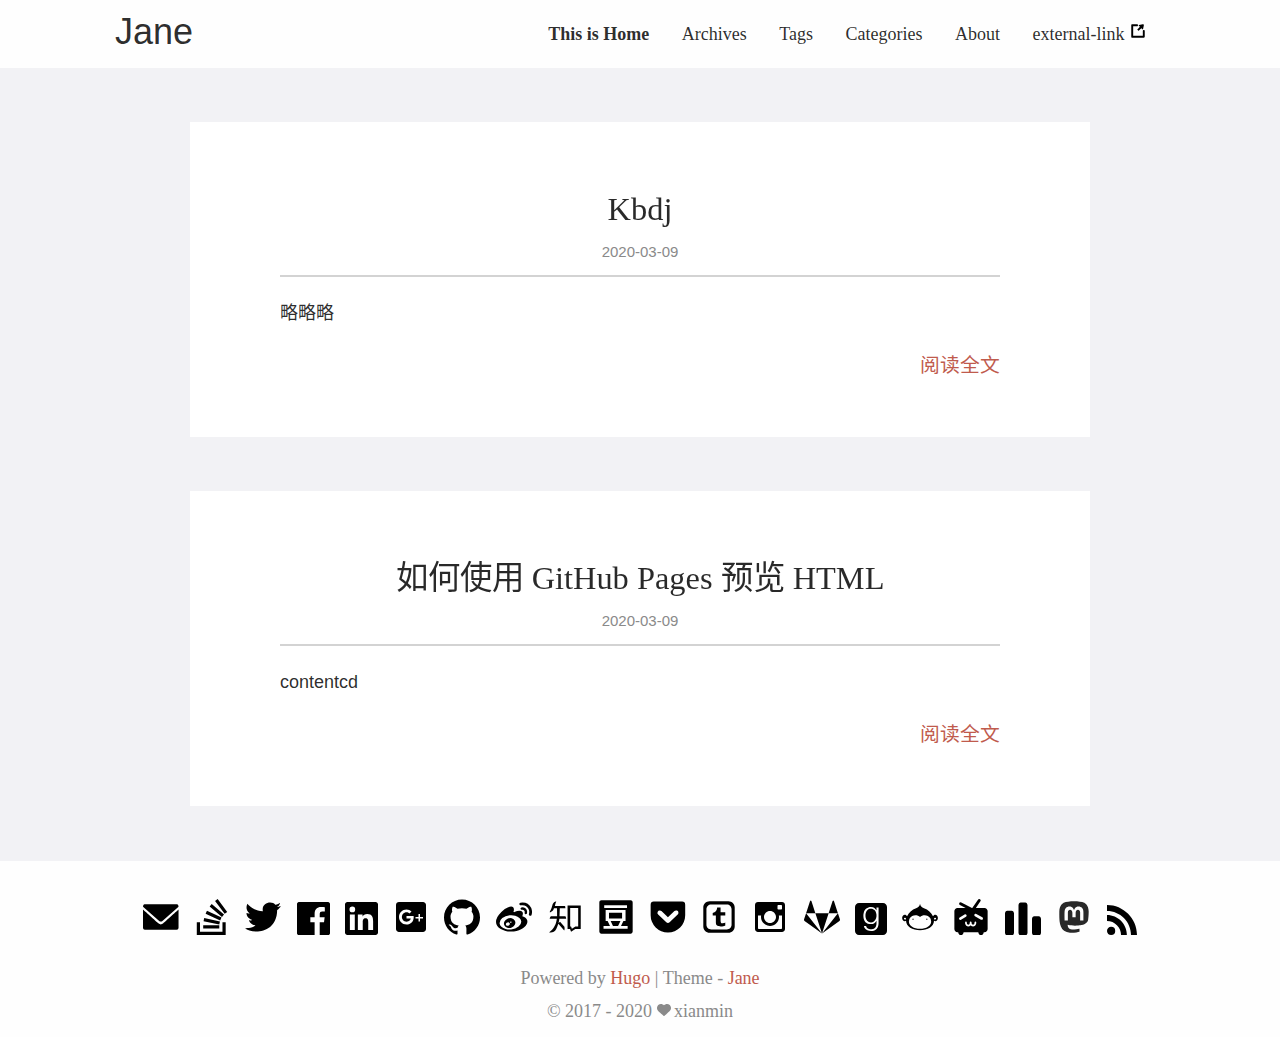
<file: index.html>
<!DOCTYPE html>
<html lang="zh-cn" itemscope itemtype="http://schema.org/WebPage">
<head>
  <meta charset="utf-8">
  <meta http-equiv="X-UA-Compatible" content="IE=edge">
  <title>纸箱</title>
  

<meta name="renderer" content="webkit" />
<meta name="viewport" content="width=device-width, initial-scale=1, maximum-scale=1"/>

<meta name="MobileOptimized" content="width"/>
<meta name="HandheldFriendly" content="true"/>


<meta name="applicable-device" content="pc,mobile">

<meta name="theme-color" content="#f8f5ec" />
<meta name="msapplication-navbutton-color" content="#f8f5ec">
<meta name="apple-mobile-web-app-capable" content="yes">
<meta name="apple-mobile-web-app-status-bar-style" content="#f8f5ec">

<meta name="mobile-web-app-capable" content="yes">

<meta name="author" content="xianmin" />
  <meta name="description" content="Hugo theme jane example site." />
  <meta name="keywords" content="Hugo, theme, jane" />






<meta name="generator" content="Hugo 0.57.2" />


<link rel="canonical" href="http://localhost:1313/" />
<link href="/index.xml" rel="alternate" type="application/rss+xml" title="纸箱" />




<link rel="icon" href="/favicon.ico" />











<link rel="stylesheet" href="/sass/jane.min.af20b78e95c84de86b00a0242a4a77bd2601700e1b250edf27537d957ac0041d.css" integrity="sha256-ryC3jpXITehrAKAkKkp3vSYBcA4bJQ7fJ1N9lXrABB0=" media="screen" crossorigin="anonymous">





<meta property="og:title" content="纸箱" />
<meta property="og:description" content="Hugo theme jane example site." />
<meta property="og:type" content="website" />
<meta property="og:url" content="http://localhost:1313/" />

<meta property="og:updated_time" content="2020-03-09T20:28:16+08:00" />
<meta itemprop="name" content="纸箱">
<meta itemprop="description" content="Hugo theme jane example site.">

<meta name="twitter:card" content="summary"/>
<meta name="twitter:title" content="纸箱"/>
<meta name="twitter:description" content="Hugo theme jane example site."/>

<!--[if lte IE 9]>
  <script src="https://cdnjs.cloudflare.com/ajax/libs/classlist/1.1.20170427/classList.min.js"></script>
<![endif]-->

<!--[if lt IE 9]>
  <script src="https://cdn.jsdelivr.net/npm/html5shiv@3.7.3/dist/html5shiv.min.js"></script>
  <script src="https://cdn.jsdelivr.net/npm/respond.js@1.4.2/dest/respond.min.js"></script>
<![endif]-->




</head>
<body>
  <div id="mobile-navbar" class="mobile-navbar">
  <div class="mobile-header-logo">
    <a href="/" class="logo">Jane</a>
  </div>
  <div class="mobile-navbar-icon">
    <span></span>
    <span></span>
    <span></span>
  </div>
</div>
<nav id="mobile-menu" class="mobile-menu slideout-menu">
  <ul class="mobile-menu-list">
    <li class="mobile-menu-item">
        
          
          
            <a class="menu-item-link" href="http://localhost:1313/">This is Home</a>
          
        
      </li><li class="mobile-menu-item">
        
          
          
            <a class="menu-item-link" href="http://localhost:1313/post/">Archives</a>
          
        
      </li><li class="mobile-menu-item">
        
          
          
            <a class="menu-item-link" href="http://localhost:1313/tags/">Tags</a>
          
        
      </li><li class="mobile-menu-item">
        
          
          
            <a class="menu-item-link" href="http://localhost:1313/categories/">Categories</a>
          
        
      </li><li class="mobile-menu-item">
        
          
          
            <a class="menu-item-link" href="http://localhost:1313/about/">About</a>
          
        
      </li><li class="mobile-menu-item">
        
          
          
            <a class="menu-item-link" href="https://gohugo.io" rel="noopener" target="_blank">
              external-link
              
              <i class="iconfont">
                <svg class="icon" viewBox="0 0 1024 1024" version="1.1"
  xmlns="http://www.w3.org/2000/svg" xmlns:xlink="http://www.w3.org/1999/xlink"
  width="18" height="18">
  <path d="M623.36 272.96 473.216 423.04C467.2 429.056 467.072 438.656 472.896 444.416c0 0-6.72-6.656 1.6 1.6C496.064 467.648 528.64 500.224 528.64 500.224 534.464 506.048 544 505.856 550.016 499.904l150.08-150.144 67.328 66.432c9.024 8.96 27.456 4.544 30.4-8.96 19.968-92.608 46.656-227.52 46.656-227.52 6.848-34.496-16.192-56.704-49.92-49.92 0 0-134.656 26.816-227.328 46.784C560.32 178.048 556.352 182.272 554.752 187.136c-3.2 6.208-3.008 14.208 3.776 20.992L623.36 272.96z"></path>
  <path d="M841.152 457.152c-30.528 0-54.784 24.512-54.784 54.656l0 274.752L237.696 786.56 237.696 237.696l206.016 0c6.656 0 10.752 0 13.248 0C487.68 237.696 512 213.184 512 182.848 512 152.32 487.36 128 456.96 128L183.04 128C153.216 128 128 152.576 128 182.848c0 3.136 0.256 6.272 0.768 9.28C128.256 195.136 128 198.272 128 201.408l0 639.488c0 0.064 0 0.192 0 0.256 0 0.128 0 0.192 0 0.32 0 30.528 24.512 54.784 54.784 54.784l646.976 0c6.592 0 9.728 0 11.712 0 28.736 0 52.928-22.976 54.464-51.968C896 843.264 896 842.304 896 841.344l0-20.352L896 561.408 896 512.128C896 481.792 871.424 457.152 841.152 457.152z"></path>
</svg>

              </i>
            </a>
          
        
      </li>
    

    
  </ul>
</nav>


  
    






  <link rel="stylesheet" href="/lib/photoswipe/photoswipe.min.css" />
  <link rel="stylesheet" href="/lib/photoswipe/default-skin/default-skin.min.css" />




<div class="pswp" tabindex="-1" role="dialog" aria-hidden="true">

<div class="pswp__bg"></div>

<div class="pswp__scroll-wrap">
    
    <div class="pswp__container">
      <div class="pswp__item"></div>
      <div class="pswp__item"></div>
      <div class="pswp__item"></div>
    </div>
    
    <div class="pswp__ui pswp__ui--hidden">
    <div class="pswp__top-bar">
      
      <div class="pswp__counter"></div>
      <button class="pswp__button pswp__button--close" title="Close (Esc)"></button>
      <button class="pswp__button pswp__button--share" title="Share"></button>
      <button class="pswp__button pswp__button--fs" title="Toggle fullscreen"></button>
      <button class="pswp__button pswp__button--zoom" title="Zoom in/out"></button>
      
      
      <div class="pswp__preloader">
        <div class="pswp__preloader__icn">
          <div class="pswp__preloader__cut">
            <div class="pswp__preloader__donut"></div>
          </div>
        </div>
      </div>
    </div>
    <div class="pswp__share-modal pswp__share-modal--hidden pswp__single-tap">
      <div class="pswp__share-tooltip"></div>
    </div>
    <button class="pswp__button pswp__button--arrow--left" title="Previous (arrow left)">
    </button>
    <button class="pswp__button pswp__button--arrow--right" title="Next (arrow right)">
    </button>
    <div class="pswp__caption">
      <div class="pswp__caption__center"></div>
    </div>
    </div>
    </div>
</div>

  

  

  

  <header id="header" class="header container">
    <div class="logo-wrapper">
  <a href="/" class="logo">
    
      Jane
    
  </a>
</div>

<nav class="site-navbar">
  <ul id="menu" class="menu">
    
    
        <li class="menu-item active">
        
          
          
            <a class="menu-item-link" href="http://localhost:1313/">This is Home</a>
          

        

      </li>
    
        <li class="menu-item">
        
          
          
            <a class="menu-item-link" href="http://localhost:1313/post/">Archives</a>
          

        

      </li>
    
        <li class="menu-item">
        
          
          
            <a class="menu-item-link" href="http://localhost:1313/tags/">Tags</a>
          

        

      </li>
    
        <li class="menu-item">
        
          
          
            <a class="menu-item-link" href="http://localhost:1313/categories/">Categories</a>
          

        

      </li>
    
        <li class="menu-item">
        
          
          
            <a class="menu-item-link" href="http://localhost:1313/about/">About</a>
          

        

      </li>
    
        <li class="menu-item">
        
          
          
            <a class="menu-item-link" href="https://gohugo.io" rel="noopener" target="_blank">
              external-link
              
              <i class="iconfont">
                <svg class="icon" viewBox="0 0 1024 1024" version="1.1"
  xmlns="http://www.w3.org/2000/svg" xmlns:xlink="http://www.w3.org/1999/xlink"
  width="18" height="18">
  <path d="M623.36 272.96 473.216 423.04C467.2 429.056 467.072 438.656 472.896 444.416c0 0-6.72-6.656 1.6 1.6C496.064 467.648 528.64 500.224 528.64 500.224 534.464 506.048 544 505.856 550.016 499.904l150.08-150.144 67.328 66.432c9.024 8.96 27.456 4.544 30.4-8.96 19.968-92.608 46.656-227.52 46.656-227.52 6.848-34.496-16.192-56.704-49.92-49.92 0 0-134.656 26.816-227.328 46.784C560.32 178.048 556.352 182.272 554.752 187.136c-3.2 6.208-3.008 14.208 3.776 20.992L623.36 272.96z"></path>
  <path d="M841.152 457.152c-30.528 0-54.784 24.512-54.784 54.656l0 274.752L237.696 786.56 237.696 237.696l206.016 0c6.656 0 10.752 0 13.248 0C487.68 237.696 512 213.184 512 182.848 512 152.32 487.36 128 456.96 128L183.04 128C153.216 128 128 152.576 128 182.848c0 3.136 0.256 6.272 0.768 9.28C128.256 195.136 128 198.272 128 201.408l0 639.488c0 0.064 0 0.192 0 0.256 0 0.128 0 0.192 0 0.32 0 30.528 24.512 54.784 54.784 54.784l646.976 0c6.592 0 9.728 0 11.712 0 28.736 0 52.928-22.976 54.464-51.968C896 843.264 896 842.304 896 841.344l0-20.352L896 561.408 896 512.128C896 481.792 871.424 457.152 841.152 457.152z"></path>
</svg>

              </i>
            </a>
          

        

      </li>
    

    
    

    
  </ul>
</nav>

  </header>

  <div id="mobile-panel">
    <main id="main" class="main bg-llight">
      <div class="content-wrapper">
        <div id="content" class="content container">
          
<section id="posts" class="posts">
  
  
    
  
  
  
    <article class="post bg-white">
  <header class="post-header">
    <h1 class="post-title">
      
      <a class="post-link" href="/post/kbdj/">Kbdj</a>
    </h1>
    
    <div class="post-meta">
      <time datetime="2020-03-09" class="post-time">
        2020-03-09
      </time>
      
      
      
      
    </div>
  </header>
  
  <div class="post-content">
    
    <div class="post-summary">
      略略略
    </div>
    <div class="read-more">
      <a href="/post/kbdj/" class="read-more-link">阅读全文</a>
    </div>
    
  </div>
</article>

  
    <article class="post bg-white">
  <header class="post-header">
    <h1 class="post-title">
      
      <a class="post-link" href="/post/%E5%A6%82%E4%BD%95%E4%BD%BF%E7%94%A8-github-pages-%E9%A2%84%E8%A7%88-html/">如何使用 GitHub Pages 预览 HTML</a>
    </h1>
    
    <div class="post-meta">
      <time datetime="2020-03-09" class="post-time">
        2020-03-09
      </time>
      
      
      
      
    </div>
  </header>
  
  <div class="post-content">
    
    <div class="post-summary">
      contentcd
    </div>
    <div class="read-more">
      <a href="/post/%E5%A6%82%E4%BD%95%E4%BD%BF%E7%94%A8-github-pages-%E9%A2%84%E8%A7%88-html/" class="read-more-link">阅读全文</a>
    </div>
    
  </div>
</article>

  
</section>






  
  
  

  
  

  
  

  
  

  
  





        </div>
      </div>
    </main>

    <footer id="footer" class="footer">
      <div class="icon-links">
  
  
    <a href="mailto:your@email.com" rel="me noopener" class="iconfont"
      title="email" >
      <svg class="icon" viewBox="0 0 1451 1024" version="1.1"
  xmlns="http://www.w3.org/2000/svg" xmlns:xlink="http://www.w3.org/1999/xlink"
  width="36" height="36">
  <path d="M664.781909 681.472759 0 97.881301C0 3.997201 71.046997 0 71.046997 0L474.477909 0 961.649408 0 1361.641813 0C1361.641813 0 1432.688811 3.997201 1432.688811 97.881301L771.345323 681.472759C771.345323 681.472759 764.482731 685.154773 753.594283 688.65053L753.594283 688.664858C741.602731 693.493018 729.424896 695.068979 718.077952 694.839748 706.731093 695.068979 694.553173 693.493018 682.561621 688.664858L682.561621 688.65053C671.644501 685.140446 664.781909 681.472759 664.781909 681.472759L664.781909 681.472759ZM718.063616 811.603883C693.779541 811.016482 658.879232 802.205449 619.10784 767.734955 542.989056 701.759633 0 212.052267 0 212.052267L0 942.809523C0 942.809523 0 1024 83.726336 1024L682.532949 1024 753.579947 1024 1348.948139 1024C1432.688811 1024 1432.688811 942.809523 1432.688811 942.809523L1432.688811 212.052267C1432.688811 212.052267 893.138176 701.759633 817.019477 767.734955 777.248 802.205449 742.347691 811.03081 718.063616 811.603883L718.063616 811.603883Z"></path>
</svg>

    </a>
  
    <a href="http://localhost:1313" rel="me noopener" class="iconfont"
      title="stack-overflow"  target="_blank"
      >
      <svg class="icon" viewBox="0 0 1024 1024" version="1.1"
  xmlns="http://www.w3.org/2000/svg" xmlns:xlink="http://www.w3.org/1999/xlink"
  width="36" height="36">
  <path d="M809.714286 932.571429l-638.857143 0 0-274.285714-91.428571 0 0 365.714286 821.714286 0 0-365.714286-91.428571 0 0 274.285714zm-538.285714-299.428571l18.857143-89.714286 447.428571 94.285714-18.857143 89.142857zm58.857143-213.714286l38.285714-83.428571 414.285714 193.714286-38.285714 82.857143zm114.857143-203.428571l58.285714-70.285714 350.857143 293.142857-58.285714 70.285714zm226.857143-216l272.571429 366.285714-73.142857 54.857143-272.571429-366.285714zm-410.285714 840.571429l0-90.857143 457.142857 0 0 90.857143-457.142857 0z"></path>
</svg>

    </a>
  
    <a href="http://localhost:1313" rel="me noopener" class="iconfont"
      title="twitter"  target="_blank"
      >
      <svg class="icon" viewBox="0 0 1264 1024" version="1.1"
  xmlns="http://www.w3.org/2000/svg" xmlns:xlink="http://www.w3.org/1999/xlink"
  width="36" height="36">
  <path d="M1229.8616 18.043658c0 0-117.852626 63.135335-164.151872 67.344358-105.225559-164.151872-505.082682-92.598492-437.738325 223.078185C278.622548 312.675223 89.216542 47.506814 89.216542 47.506814s-117.852626 189.406006 75.762402 345.139833C127.097743 396.85567 55.544363 371.601535 55.544363 371.601535S26.081207 535.753407 253.368414 615.724832c-21.045112 29.463156-113.643603 8.418045-113.643603 8.418045s25.254134 143.10676 231.496229 180.987961c-143.10676 130.479693-387.230056 92.598492-370.393967 105.225559 206.242095 189.406006 1119.599946 231.496229 1128.01799-643.98042C1179.353331 249.539887 1263.533778 123.269217 1263.533778 123.269217s-130.479693 37.881201-138.897738 33.672179C1225.652577 98.015083 1229.8616 18.043658 1229.8616 18.043658"></path>
</svg>

    </a>
  
    <a href="http://localhost:1313" rel="me noopener" class="iconfont"
      title="facebook"  target="_blank"
      >
      <svg class="icon" style="" viewBox="0 0 1024 1024" version="1.1"
  xmlns="http://www.w3.org/2000/svg" xmlns:xlink="http://www.w3.org/1999/xlink"
  width="33" height="33">
  <path d="M965.7344 2.7648c14.848 0 28.2624 5.5296 40.2432 16.6912C1017.9584 30.5152 1024 43.52 1024 58.2656l0 910.2336c0 14.848-6.0416 27.7504-18.0224 38.8096C993.8944 1018.4704 980.48 1024 965.7344 1024L704.9216 1024 704.9216 629.9648l133.2224 0 19.456-155.4432-152.576 0L705.024 373.0432c0-50.688 25.9072-76.0832 77.7216-76.0832l80.4864 0L863.232 163.5328c-27.7504-5.4272-67.4816-8.192-119.296-8.192-59.1872 0-106.8032 18.0224-142.9504 54.0672C564.736 245.5552 546.7136 296.0384 546.7136 360.7552l0 113.7664L413.4912 474.5216l0 155.4432 133.2224 0L546.7136 1024 55.5008 1024c-14.848 0-27.7504-5.5296-38.8096-16.6912C5.5296 996.2496 0 983.3472 0 968.4992L0 58.2656C0 43.52 5.5296 30.5152 16.6912 19.456c11.0592-11.0592 24.064-16.6912 38.8096-16.6912L965.7344 2.7648z"></path>
</svg>

    </a>
  
    <a href="http://localhost:1313" rel="me noopener" class="iconfont"
      title="linkedin"  target="_blank"
      >
      <svg class="icon" viewBox="0 0 1024 1024" version="1.1"
  xmlns="http://www.w3.org/2000/svg" xmlns:xlink="http://www.w3.org/1999/xlink"
  width="33" height="33">
  <path d="M872.405333 872.618667h-151.637333v-237.610667c0-56.661333-1.152-129.578667-79.018667-129.578667-79.061333 0-91.136 61.653333-91.136 125.397334v241.792H398.976V384h145.664v66.602667h1.962667c20.352-38.4 69.845333-78.933333 143.786666-78.933334 153.642667 0 182.058667 101.12 182.058667 232.746667v268.202667zM227.712 317.141333a87.978667 87.978667 0 0 1-88.021333-88.106666 88.064 88.064 0 1 1 88.021333 88.106666z m76.032 555.477334H151.68V384h152.064v488.618667zM948.266667 0H75.562667C33.792 0 0 33.024 0 73.770667v876.458666C0 991.018667 33.792 1024 75.562667 1024h872.576C989.866667 1024 1024 991.018667 1024 950.229333V73.770667C1024 33.024 989.866667 0 948.138667 0h0.128z"></path>
</svg>

    </a>
  
    <a href="http://localhost:1313" rel="me noopener" class="iconfont"
      title="google"  target="_blank"
      >
      <svg class="icon" viewBox="0 0 1024 1024" version="1.1"
  xmlns="http://www.w3.org/2000/svg" xmlns:xlink="http://www.w3.org/1999/xlink"
  width="36" height="36">
  <path d="M853.333333 85.333333C900.266667 85.333333 938.666667 123.733333 938.666667 170.666667L938.666667 853.333333C938.666667 900.266667 900.266667 938.666667 853.333333 938.666667L170.666667 938.666667C123.733333 938.666667 85.333333 900.266667 85.333333 853.333333L85.333333 170.666667C85.333333 123.306667 123.733333 85.333333 170.666667 85.333333L853.333333 85.333333M853.333333 512 768 512 768 426.666667 725.333333 426.666667 725.333333 512 640 512 640 554.666667 725.333333 554.666667 725.333333 640 768 640 768 554.666667 853.333333 554.666667 853.333333 512M384 481.706667 384 554.666667 506.026667 554.666667C499.626667 584.96 469.333333 645.973333 384 645.973333 311.04 645.973333 253.013333 584.96 253.013333 512 253.013333 439.04 311.04 378.026667 384 378.026667 426.666667 378.026667 453.973333 396.373333 469.333333 411.306667L527.36 356.693333C490.666667 320 442.026667 298.666667 384 298.666667 264.96 298.666667 170.666667 392.96 170.666667 512 170.666667 631.04 264.96 725.333333 384 725.333333 506.026667 725.333333 588.373333 640 588.373333 517.973333 588.373333 503.04 588.373333 493.653333 584.96 481.706667L384 481.706667Z"></path>
</svg>

    </a>
  
    <a href="http://localhost:1313" rel="me noopener" class="iconfont"
      title="github"  target="_blank"
      >
      <svg class="icon" style="" viewBox="0 0 1024 1024" version="1.1"
  xmlns="http://www.w3.org/2000/svg" xmlns:xlink="http://www.w3.org/1999/xlink"
  width="36" height="36">
  <path d="M512 12.672c-282.88 0-512 229.248-512 512 0 226.261333 146.688 418.133333 350.08 485.76 25.6 4.821333 34.986667-11.008 34.986667-24.618667 0-12.16-0.426667-44.373333-0.64-87.04-142.421333 30.890667-172.458667-68.693333-172.458667-68.693333C188.672 770.986667 155.008 755.2 155.008 755.2c-46.378667-31.744 3.584-31.104 3.584-31.104 51.413333 3.584 78.421333 52.736 78.421333 52.736 45.653333 78.293333 119.850667 55.68 149.12 42.581333 4.608-33.109333 17.792-55.68 32.426667-68.48-113.706667-12.8-233.216-56.832-233.216-253.013333 0-55.893333 19.84-101.546667 52.693333-137.386667-5.76-12.928-23.04-64.981333 4.48-135.509333 0 0 42.88-13.738667 140.8 52.48 40.96-11.392 84.48-17.024 128-17.28 43.52 0.256 87.04 5.888 128 17.28 97.28-66.218667 140.16-52.48 140.16-52.48 27.52 70.528 10.24 122.581333 5.12 135.509333 32.64 35.84 52.48 81.493333 52.48 137.386667 0 196.693333-119.68 240-233.6 252.586667 17.92 15.36 34.56 46.762667 34.56 94.72 0 68.522667-0.64 123.562667-0.64 140.202666 0 13.44 8.96 29.44 35.2 24.32C877.44 942.592 1024 750.592 1024 524.672c0-282.752-229.248-512-512-512"></path>
</svg>

    </a>
  
    <a href="http://localhost:1313" rel="me noopener" class="iconfont"
      title="weibo"  target="_blank"
      >
      <svg class="icon" viewBox="0 0 1024 1024" version="1.1"
  xmlns="http://www.w3.org/2000/svg" xmlns:xlink="http://www.w3.org/1999/xlink"
  width="36" height="36">
  <path d="M385.714286 733.714286q12-19.428571 6.285714-39.428571t-25.714286-28.571429q-19.428571-8-41.714286-0.571429t-34.285714 26.285714q-12.571429 19.428571-7.428571 39.142857t24.571429 28.857143 42.571429 1.428571 35.714286-27.142857zm53.714286-69.142857q4.571429-7.428571 2-15.142857t-10-10.571429q-8-2.857143-16.285714 2.857143t-12.285714 10.571429q-9.714286 17.714286 7.428571 25.714286 8 2.857143 16.571429 2.857143t12.571429-10.571429zm99.428571 61.142857q-25.714286 58.285714-90.285714 85.714286t-128 6.857143q-61.142857-19.428571-84.285714-72.285714t3.714286-107.142857q26.857143-53.142857 86.571429-79.428571t120.285714-10.857143q63.428571 16.571429 90.571429 68.285714t1.428571 108.857143zm178.285714-91.428571q-5.142857-54.857143-50.857143-97.142857t-119.142857-62.285714-156.857143-12q-127.428571 13.142857-211.142857 80.857143t-75.714286 151.142857q5.142857 54.857143 50.857143 97.142857t119.142857 62.285714 156.857143 12q127.428571-13.142857 211.142857-80.857143t75.714286-151.142857zm176 2.285714q0 38.857143-21.142857 79.714286t-62.285714 78.285714-96.285714 67.142857-129.142857 47.428571-154.571429 17.714286-157.142857-19.142857-137.428571-53.142857-98-86.285714-37.142857-114q0-65.714286 39.714286-140t112.857143-147.428571q96.571429-96.571429 195.142857-134.857143t140.857143 4q37.142857 36.571429 11.428571 119.428571-2.285714 8-0.571429 11.428571t5.714286 4 8.285714 2.857143 7.714286-2l3.428571-1.142857q79.428571-33.714286 140.571429-33.714286t87.428571 34.857143q25.714286 36 0 101.714286-1.142857 7.428571-2.571429 11.428571t2.571429 7.142857 6.857143 4.285714 9.714286 3.428571q32.571429 10.285714 58.857143 26.857143t45.714286 46.571429 19.428571 66.571429zm-42.285714-356.571429q24 26.857143 31.142857 62t-3.714286 67.142857q-4.571429 13.142857-16.857143 19.428571t-25.428571 2.285714q-13.142857-4.571429-19.428571-16.857143t-2.285714-25.428571q11.428571-36-13.714286-63.428571t-61.142857-20q-13.714286 2.857143-25.714286-4.571429t-14.285714-21.142857q-2.857143-13.714286 4.571429-25.428571t21.142857-14.571429q34.285714-7.428571 68 3.142857t57.714286 37.428571zm103.428571-93.142857q49.714286 54.857143 64.285714 127.142857t-7.714286 138q-5.142857 15.428571-19.428571 22.857143t-29.714286 2.285714-22.857143-19.428571-2.857143-29.714286q16-46.857143 5.714286-98.285714t-45.714286-90.285714q-35.428571-39.428571-84.571429-54.571429t-98.857143-4.857143q-16 3.428571-29.714286-5.428571t-17.142857-24.857143 5.428571-29.428571 24.857143-16.857143q70.285714-14.857143 139.428571 6.571429t118.857143 76.857143z"></path>
</svg>

    </a>
  
    <a href="http://localhost:1313" rel="me noopener" class="iconfont"
      title="zhihu"  target="_blank"
      >
      <svg class="icon" viewBox="0 0 1024 1024" version="1.1"
  xmlns="http://www.w3.org/2000/svg" xmlns:xlink="http://www.w3.org/1999/xlink"
  width="36" height="36">
  <path d="M351.791182 562.469462l192.945407 0c0-45.367257-21.3871-71.939449-21.3871-71.939449L355.897709 490.530013c3.977591-82.182744 7.541767-187.659007 8.816806-226.835262l159.282726 0c0 0-0.86367-67.402109-18.578124-67.402109s-279.979646 0-279.979646 0 16.850783-88.141456 39.318494-127.053698c0 0-83.60514-4.510734-112.121614 106.962104S81.344656 355.077018 76.80834 367.390461c-4.536316 12.313443 24.62791 5.832845 36.941354 0 12.313443-5.832845 68.050885-25.924439 84.252893-103.69571l86.570681 0c1.165546 49.28652 4.596691 200.335724 3.515057 226.835262L109.86113 490.530013c-25.275663 18.147312-33.701566 71.939449-33.701566 71.939449L279.868105 562.469462c-8.497535 56.255235-23.417339 128.763642-44.275389 167.210279-33.05279 60.921511-50.55235 116.65793-169.802314 212.576513 0 0-19.442818 14.257725 40.829917 9.073656 60.273758-5.185093 117.305683-20.739347 156.840094-99.807147 20.553105-41.107233 41.805128-93.250824 58.386782-146.138358l-0.055259 0.185218 167.855986 193.263655c0 0 22.035876-51.847855 5.832845-108.880803L371.045711 650.610918l-42.1244 31.157627-0.045025 0.151449c11.69946-41.020252 20.11206-81.5749 22.726607-116.858498C351.665315 564.212152 351.72876 563.345412 351.791182 562.469462z"></path>
  <path d="M584.918753 182.033893l0 668.840094 70.318532 0 28.807093 80.512708 121.875768-80.512708 153.600307 0L959.520453 182.033893 584.918753 182.033893zM887.150192 778.934538l-79.837326 0-99.578949 65.782216-23.537066-65.782216-24.855084 0L659.341766 256.673847l227.807403 0L887.149169 778.934538z"></path>
</svg>

    </a>
  
    <a href="http://localhost:1313" rel="me noopener" class="iconfont"
      title="douban"  target="_blank"
      >
      <svg class="icon" style="" viewBox="0 0 1024 1024" version="1.1"
  xmlns="http://www.w3.org/2000/svg" xmlns:xlink="http://www.w3.org/1999/xlink"
  width="36" height="36">
  <path d="M926.917973 37.80608C959.65184 37.80608 986.19392 64.34816 986.19392 97.082027L986.19392 926.917973C986.19392 959.65184 959.65184 986.19392 926.917973 986.19392L97.082027 986.19392C64.34816 986.19392 37.80608 959.65184 37.80608 926.917973L37.80608 97.082027C37.80608 64.34816 64.34816 37.80608 97.082027 37.80608zM176.653653 176.19968 176.653653 252.678827 825.658027 252.678827 825.658027 176.19968zM217.719467 316.146347 217.719467 628.08064 273.524053 628.08064 341.292373 770.39616 157.259093 770.39616 157.259093 845.417813 842.949973 845.417813 842.949973 770.39616 654.226773 770.39616 722.899627 628.08064 783.67744 628.08064 783.67744 316.146347zM684.885333 392.891733 684.885333 553.987413 312.576 553.987413 312.576 392.891733zM570.770773 770.39616 426.653013 770.39616 359.621973 628.08064 639.443627 628.08064z"></path>
</svg>

    </a>
  
    <a href="http://localhost:1313" rel="me noopener" class="iconfont"
      title="pocket"  target="_blank"
      >
      <svg class="icon" viewBox="0 0 1024 1024" version="1.1"
  xmlns="http://www.w3.org/2000/svg" xmlns:xlink="http://www.w3.org/1999/xlink"
  width="36" height="36">
  <path d="M912.569234 73.142857a88.429714 88.429714 0 0 1 88.576 89.161143v296.557714C1001.145234 732.562286 782.301806 950.857143 510.28352 950.857143A489.837714 489.837714 0 0 1 18.288091 458.861714V162.304A90.002286 90.002286 0 0 1 107.449234 73.142857h805.156572z m-402.285714 608a68.388571 68.388571 0 0 0 46.848-18.870857l230.838857-221.696a68.022857 68.022857 0 0 0 21.138286-48.566857 67.547429 67.547429 0 0 0-114.285714-48.566857l-184.576 177.152-184.576-177.152a67.328 67.328 0 0 0-46.299429-18.870857 67.547429 67.547429 0 0 0-46.884571 116.004571l231.424 221.696c11.995429 11.995429 29.147429 18.870857 46.299428 18.870857z"></path>
</svg>

    </a>
  
    <a href="http://localhost:1313" rel="me noopener" class="iconfont"
      title="tumblr"  target="_blank"
      >
      <svg class="icon" viewBox="0 0 1024 1024" version="1.1"
  xmlns="http://www.w3.org/2000/svg" xmlns:xlink="http://www.w3.org/1999/xlink"
  width="36" height="36">
  <path d="M556.716946 378.027729l133.939525 0 0 89.307002L556.716946 467.334731 556.716946 601.318258c0 58.898435 8.290827 92.557022 53.140291 89.809445 10.382465-0.677429 22.25077-1.855254 35.687804-5.586229 13.437034-3.729951 24.257473-7.458879 32.372292-11.190877l12.739139-5.606695 0 82.546018c-3.403516 2.070148-8.463766 4.820796-15.007809 8.048303-6.631024 3.338025-21.029966 7.656377-43.016723 13.045107-21.988804 5.41022-44.937468 8.070816-68.844971 8.070816-51.395554 0-89.177042-10.994402-113.608477-33.17968-24.343431-22.097274-27.572986-56.147788-27.572986-101.195773L422.605505 467.334731l-89.263 0-0.435928-66.64077c38.480406-12.369725 67.798129-29.734208 88.128153-52.114938 20.332071-22.273283 33.333176-57.021691 38.829354-104.22783l96.853885-0.393973L556.717969 378.027729zM958.70846 243.958244l0 536.105001c0 98.730629-80.013335 178.722474-178.615027 178.722474L243.991502 958.785719c-98.774631 0-178.700985-79.991846-178.700985-178.722474L65.290517 243.958244c0-98.642624 79.925331-178.744987 178.700985-178.744987l536.102954 0C878.695125 65.213257 958.70846 145.31562 958.70846 243.958244zM869.44546 288.612257c0-74.015737-60.033281-133.961014-134.027529-133.961014L288.667004 154.651242c-73.994248 0-134.115534 59.945277-134.115534 133.961014l0 446.775486c0 74.015737 60.121286 133.983527 134.115534 133.983527l446.750927 0c73.994248 0 134.027529-59.96779 134.027529-133.983527L869.44546 288.612257z"></path>
</svg>

    </a>
  
    <a href="http://localhost:1313" rel="me noopener" class="iconfont"
      title="instagram"  target="_blank"
      >
      <svg class="icon" viewBox="0 0 1024 1024" version="1.1"
  xmlns="http://www.w3.org/2000/svg" xmlns:xlink="http://www.w3.org/1999/xlink"
  width="36" height="36">
  <path d="M853.333333 277.333333C853.333333 289.28 843.946667 298.666667 832 298.666667L746.666667 298.666667C734.72 298.666667 725.333333 289.28 725.333333 277.333333L725.333333 192C725.333333 180.053333 734.72 170.666667 746.666667 170.666667L832 170.666667C843.946667 170.666667 853.333333 180.053333 853.333333 192M192 853.333333C180.053333 853.333333 170.666667 843.946667 170.666667 832L170.666667 469.333333 259.84 469.333333C257.28 482.986667 256 497.493333 256 512 256 653.226667 370.773333 768 512 768 653.226667 768 768 653.226667 768 512 768 497.493333 766.293333 482.986667 764.16 469.333333L853.333333 469.333333 853.333333 832C853.333333 843.946667 843.946667 853.333333 832 853.333333M512 341.333333C606.293333 341.333333 682.666667 417.706667 682.666667 512 682.666667 606.293333 606.293333 682.666667 512 682.666667 417.706667 682.666667 341.333333 606.293333 341.333333 512 341.333333 417.706667 417.706667 341.333333 512 341.333333M853.333333 85.333333 170.666667 85.333333C123.306667 85.333333 85.333333 123.306667 85.333333 170.666667L85.333333 853.333333C85.333333 900.266667 123.733333 938.666667 170.666667 938.666667L853.333333 938.666667C900.266667 938.666667 938.666667 900.266667 938.666667 853.333333L938.666667 170.666667C938.666667 123.306667 900.266667 85.333333 853.333333 85.333333Z"></path>
</svg>

    </a>
  
    <a href="http://localhost:1313" rel="me noopener" class="iconfont"
      title="gitlab"  target="_blank"
      >
      <svg class="icon" style="" viewBox="0 0 1024 1024" version="1.1"
  xmlns="http://www.w3.org/2000/svg" xmlns:xlink="http://www.w3.org/1999/xlink"
  width="36" height="36">
  <path d="M59.544137 403.419429L512.115566 983.405714 16.09728 623.396571a39.936 39.936 0 0 1-14.299429-43.995428l57.709715-176.018286z m264.009143 0h377.161143L512.152137 983.405714zM210.40128 53.723429l113.152 349.696H59.544137l113.152-349.696a20.041143 20.041143 0 0 1 37.705143 0z m754.285714 349.696l57.709715 176.018285a39.862857 39.862857 0 0 1-14.299429 43.995429l-496.018286 360.009143 452.571429-579.986286z m0 0h-264.009143l113.152-349.696a20.041143 20.041143 0 0 1 37.705143 0z"></path>
</svg>

    </a>
  
    <a href="http://localhost:1313" rel="me noopener" class="iconfont"
      title="goodreads"  target="_blank"
      >
      <svg viewBox="0 0 128 128" version="1.1"
  width="32" height="32">
  <path d="M 85.685714,45.48571 C 87.142857,56.14286 84.342857,68.05714 75.428571,74.25714 69.057143,78.68571 60.342857,78.28571 55.2,75.88571 44.6,70.94286 41.057143,59.14286 41.828571,48.11429 c 1.228572,-17.4 11.685715,-25.11429 21.514286,-25 13.4,-0.0571 20.514286,9.08571 22.342857,22.37142 z M 128,16 v 96 c 0,8.82857 -7.17143,16 -16,16 H 16 C 7.1714286,128 0,120.82857 0,112 V 16 C 0,7.17143 7.1714286,0 16,0 h 96 c 8.82857,0 16,7.17143 16,16 z M 94.285714,80.34286 c 0,0 -0.02857,-9.71429 -0.02857,-62.08572 H 85.97143 V 29.77143 C 85.742858,29.85713 85.628572,29.62857 85.514287,29.42857 82.771429,23.51429 75.257143,16.2 63.8,16.28571 48.971429,16.4 38.885714,25.2 35.057143,38.51429 33.828571,42.77143 33.4,47.11429 33.485714,51.54286 33.971429,73.8 46.371429,85.2 65.6,84.45714 73.857143,84.14286 81.171429,79.6 85.314286,71.54286 85.457143,71.25714 85.628571,71 85.8,70.71429 c 0.05714,0.0286 0.114286,0.0286 0.171429,0.0571 0.08571,1.08571 0.05714,8.77143 0.02857,9.85714 -0.05714,4.22857 -0.571429,8.42857 -2.057143,12.42857 -2.228571,6 -6.371428,9.91429 -12.714286,11.28572 -5.085714,1.11428 -10.171428,1.08571 -15.2,-0.34286 C 49.885714,102.25714 45.6,98.57143 44.285714,92.05714 44.2,91.6 43.914286,91.68571 43.628571,91.68571 H 35.971429 C 36.2,94.71429 36.885714,97.48571 38.4,100.02857 45.314286,111.6 62.028571,113.88571 75.028571,110.71429 89.285714,107.2 94.257143,95.02857 94.285714,80.34286 Z" />
</svg>

    </a>
  
    <a href="http://localhost:1313" rel="me noopener" class="iconfont"
      title="coding"  target="_blank"
      >
      <svg class="icon" style="" viewBox="0 0 1024 1024" version="1.1"
  width="36" height="36">
  <path
      d="m 313.5359,557.51414 c 9.229,0 16.57801,8.88719 16.57801,19.99616 0,11.10899 -7.34901,19.99617 -16.57801,19.99617 -9.229,0 -16.57801,-8.88718 -16.57801,-19.99617 0,-11.10897 7.34901,-19.99616 16.57801,-19.99616 z m 393.7706,0 c 9.22899,0 16.57802,8.88719 16.57802,19.99616 0,11.10899 -7.34903,19.99617 -16.57802,19.99617 -9.229,0 -16.57802,-8.88718 -16.57802,-19.99617 0,-11.10897 7.34902,-19.99616 16.57802,-19.99616 z"
      id="path6"/>
  <path
      d="m 945.8932,448.98796 c -27.17427,0 -51.1013,17.26164 -64.43208,43.23957 C 836.17066,393.44306 741.8298,302.00762 625.27096,264.23708 562.37704,239.1137 518.28294,190.57601 512.8139,134.17657 507.34486,190.74691 463.25077,239.1137 400.35685,264.23708 283.79802,301.83671 189.45714,393.44306 144.16669,492.22753 130.83591,466.2496 107.07979,448.98796 79.734607,448.98796 c -41.701401,0 -75.541066,40.84686 -75.541066,91.26454 0,50.41768 33.839665,91.26454 75.541066,91.26454 12.64715,0 24.610663,-3.75996 35.206923,-10.42536 3.58906,163.55837 180.30728,269.69186 397.87237,270.03367 217.5651,-0.34181 394.28332,-106.4753 397.87238,-270.03367 10.42535,6.6654 22.55977,10.42536 35.20692,10.42536 41.7014,0 75.541,-40.84686 75.541,-91.26454 0.171,-50.41768 -33.6687,-91.26454 -75.541,-91.26454 z M 114.2579,568.79403 c -3.58906,13.15987 -19.312535,18.79981 -35.206921,12.47625 -15.894385,-6.15267 -25.977916,-21.87616 -22.388867,-35.03602 3.58906,-13.15987 19.312533,-18.79981 35.206919,-12.47624 15.894389,6.15267 25.807019,21.87614 22.388869,35.03601 z m 398.556,276.69904 C 338.31748,845.15126 196.97707,762.603 196.97707,644.33509 c 0,-2.56361 0.1709,-4.95631 0.1709,-7.34902 0,-0.85453 0,-1.53817 0.17092,-2.3927 0.1709,-1.70908 0.34181,-3.41814 0.34181,-4.95631 0.1709,-2.22179 0.51273,-4.44359 0.85454,-6.6654 0,-0.1709 0,-0.51271 0.1709,-0.68362 3.58906,-23.2434 12.47624,-58.79214 26.14883,-79.13012 32.64331,-47.51224 90.92273,-78.9592 157.23479,-78.9592 51.1013,0 97.41721,18.79981 130.91506,49.05041 33.49784,-30.2506 79.64283,-49.05041 130.91504,-49.05041 66.48298,0 124.59148,31.61786 157.23479,78.9592 13.67259,20.50889 22.55977,55.88672 26.14883,79.13012 0,0.17091 0,0.51272 0.17091,0.68362 0.34182,2.22181 0.51272,4.44361 0.85453,6.6654 0.17091,1.70907 0.34181,3.24723 0.34181,4.95631 0,0.85453 0.17092,1.53817 0.17092,2.3927 0.17091,2.39271 0.17091,4.95631 0.17091,7.34902 C 828.82165,762.603 687.48124,845.15126 512.8139,845.49307 Z M 946.74774,581.27028 c -15.89439,6.15265 -31.61787,0.68362 -35.20692,-12.47625 -3.58906,-13.15987 6.49448,-28.88334 22.38887,-35.03601 15.89438,-6.15267 31.61786,-0.68363 35.20692,12.47624 3.41815,12.98896 -6.49448,28.71243 -22.38887,35.03602 z"
      id="path8"/>
</svg>

    </a>
  
    <a href="http://localhost:1313" rel="me noopener" class="iconfont"
      title="bilibili"  target="_blank"
      >
      <svg
  class="icon" style="" viewBox="0 0 1024 1024" version="1.1" width="36"
  height="36" id="svg8">
  <path
      style=""
      d="M 744.60599,0.00486267 A 41.779915,41.779915 0 0 0 710.4184,18.673394 L 548.5048,255.32642 h -11.70046 a 41.779915,41.779915 0 0 0 -10.80295,-7.84928 L 235.66,97.084498 a 41.779915,41.779915 0 0 0 -20.07193,-4.960864 41.779915,41.779915 0 0 0 -18.3748,79.145436 L 359.4859,255.32642 H 128.16909 c -49.458302,0 -89.27932,39.82105 -89.27932,89.27932 v 508.65224 c 0,49.4583 39.821018,89.27934 89.27932,89.27934 h 19.48445 C 149.12802,984.5043 179.92773,1024 224.79179,1024 c 44.86407,0 75.66379,-39.4957 77.13826,-81.46268 H 719.98116 C 721.45559,984.5043 752.25533,1024 797.1194,1024 c 44.86406,0 75.6638,-39.4957 77.13824,-81.46268 h 21.57323 c 49.45831,0 89.27936,-39.82104 89.27936,-89.27934 V 344.60574 c 0,-49.45827 -39.82105,-89.27932 -89.27936,-89.27932 H 649.74567 L 779.38103,65.866924 A 41.779915,41.779915 0 0 0 744.60599,0.00486267 Z M 644.49108,418.70871 c 6.29985,0.21538 12.44451,2.01107 17.86888,5.22196 l 171.36218,98.10771 c 18.23417,10.21935 24.63334,33.34627 14.24614,51.48533 -10.38726,18.13909 -33.57344,24.32718 -51.61587,13.77296 L 624.9903,489.18895 c -15.21356,-8.41858 -22.66871,-26.1765 -18.03211,-42.93436 4.63664,-16.75784 20.15573,-28.14465 37.53289,-27.54588 z M 350.2006,432.31846 c 16.89952,0.0317 31.69582,11.33328 36.17844,27.62747 4.48262,16.2942 -2.44981,33.57765 -16.95507,42.24898 l -140.7157,86.91312 c -17.68528,11.18244 -41.09629,5.77692 -52.08912,-12.02686 -10.99282,-17.80373 -5.33855,-41.15658 12.58167,-51.95857 L 329.9002,438.2095 c 6.0643,-3.86439 13.10951,-5.90891 20.3004,-5.89104 z M 501.605,641.53985 c 3.75002,-0.15248 7.48645,0.53903 10.93349,2.0235 0.15842,0.0637 0.31618,0.12888 0.47325,0.19582 0.59328,0.27092 1.17574,0.56489 1.74609,0.88121 0.15868,0.0854 0.31643,0.17233 0.47325,0.2611 0.55694,0.32165 1.10131,0.66458 1.63185,1.02807 0.16455,0.1123 0.32777,0.2265 0.48956,0.34269 0.50382,0.36781 0.99371,0.75428 1.46868,1.15864 0.18724,0.15504 0.37218,0.31282 0.55484,0.47323 0.43271,0.38784 0.8518,0.79061 1.25653,1.20756 0.15449,0.16114 0.30679,0.32437 0.45693,0.48959 0.40798,0.44266 0.79989,0.89988 1.17494,1.37076 0.17799,0.22544 0.35205,0.45395 0.5222,0.68538 0.25932,0.34701 0.50964,0.70071 0.75064,1.06071 0.26712,0.39516 0.52286,0.79784 0.76699,1.20757 0.16907,0.29043 0.33231,0.58424 0.48957,0.88123 0.21836,0.41297 0.42513,0.83199 0.62009,1.25653 0.14836,0.32333 0.28983,0.64976 0.42429,0.97911 0.21319,0.51552 0.40915,1.03801 0.58747,1.5666 0.0677,0.19499 0.13296,0.39085 0.19582,0.58748 0.18652,0.60823 0.34984,1.22334 0.48957,1.84399 0.0397,0.16277 0.0779,0.32601 0.11423,0.48957 0.1436,0.69112 0.25788,1.38801 0.34269,2.08877 0.005,0.0381 0.0111,0.0761 0.0163,0.11424 0.0857,0.78056 0.13474,1.56471 0.14687,2.34988 0.005,0.0543 0.0111,0.10879 0.0163,0.1632 0,0 -0.008,1.12132 0,1.45234 0,0 -0.14697,17.84761 5.89102,34.12231 3.01902,8.13734 7.33278,15.10615 12.61433,19.61501 5.28157,4.50889 11.42894,7.62081 23.64572,7.62081 12.2168,0 18.36416,-3.11192 23.64573,-7.62081 5.28154,-4.50886 9.5953,-11.47767 12.6143,-19.61501 6.03799,-16.2747 5.89103,-34.12231 5.89103,-34.12231 -0.44885,-13.87045 10.45922,-25.46302 24.3311,-25.86506 13.87189,-0.40201 25.42828,10.53953 25.78348,24.41272 0,0 1.11929,25.7226 -9.00791,53.01927 -5.06359,13.64832 -13.1986,28.46036 -27.05631,40.29073 -13.85772,11.83039 -33.5454,19.63135 -56.20142,19.63135 -22.65603,0 -42.34371,-7.80096 -56.20141,-19.63135 -4.1801,-3.56856 -7.78733,-7.42433 -10.99878,-11.42303 -3.21235,4.00037 -6.81703,7.85309 -10.99876,11.42303 -13.85773,11.83039 -33.5454,19.63135 -56.20144,19.63135 -22.65601,0 -42.3437,-7.80096 -56.2014,-19.63135 -13.85775,-11.83037 -21.99272,-26.64241 -27.05632,-40.29073 -10.12725,-27.29667 -9.00789,-53.01928 -9.00789,-53.01927 0.20714,-13.83687 11.58744,-24.88848 25.42444,-24.69013 14.1263,0.19991 25.2971,12.0278 24.69011,26.14247 0,0 -0.14697,17.84761 5.89103,34.12231 3.01902,8.13734 7.31646,15.10615 12.598,19.61501 5.28155,4.50889 11.44526,7.62081 23.66203,7.62081 12.21681,0 18.36418,-3.11192 23.64573,-7.62081 5.28154,-4.50886 9.57899,-11.47767 12.598,-19.61501 5.76352,-15.53489 5.89112,-32.05691 5.89103,-33.56746 0.006,-0.37466 0.0111,-1.05336 0.0163,-1.20759 -0.0117,-0.74583 0.0105,-1.49177 0.0652,-2.23565 0.009,-0.15784 0.0204,-0.31561 0.0327,-0.47324 0.14204,-1.56859 0.43163,-3.12027 0.86487,-4.63449 0.0213,-0.0763 0.0433,-0.15244 0.0652,-0.22848 3.0335,-10.25748 12.24157,-17.46007 22.92769,-17.93417 z"
      id="rect824"/>
</svg>

    </a>
  
    <a href="http://localhost:1313" rel="me noopener" class="iconfont"
      title="codeforces"  target="_blank"
      >
      <svg width="36" height="36" class="icon" style="" version="1.1" viewBox="0 0 1024 1024">
<path d="M 192 334.2 C 227.3 334.2 256 369.2 256 412.4 v 547.5 C 256 1003.2 227.3 1038.2 192 1038.2 H 64 C 28.7 1038.2 0 1003.2 0 960 V 412.4 C 0 369.2 28.7 334.2 64 334.2 h 128 z m 384 -234.7 C 611.3 99.6 640 134.5 640 177.8 v 782.2 C 640 1003.2 611.3 1038.2 576 1038.2 H 448 C 412.7 1038.2 384 1003.2 384 960 V 177.8 C 384 134.5 412.7 99.6 448 99.6 h 128 z m 384 391.1 C 995.3 490.6 1024 525.7 1024 568.9 v 391.1 C 1024 1003.2 995.3 1038.2 960 1038.2 h -128 C 796.7 1038.2 768 1003.2 768 960 V 568.9 C 768 525.7 796.7 490.6 832 490.6 h 128 z" />
</svg>

    </a>
  
    <a href="http://localhost:1313" rel="me noopener" class="iconfont"
      title="mastodon"  target="_blank"
      >
      <svg class="icon" style="" viewBox="0 0 448 512" version="1.1"
  xmlns="http://www.w3.org/2000/svg" xmlns:xlink="http://www.w3.org/1999/xlink"
  width="36" height="36"><path fill="currentColor" d="M433 179.11c0-97.2-63.71-125.7-63.71-125.7-62.52-28.7-228.56-28.4-290.48 0 0 0-63.72 28.5-63.72 125.7 0 115.7-6.6 259.4 105.63 289.1 40.51 10.7 75.32 13 103.33 11.4 50.81-2.8 79.32-18.1 79.32-18.1l-1.7-36.9s-36.31 11.4-77.12 10.1c-40.41-1.4-83-4.4-89.63-54a102.54 102.54 0 0 1-.9-13.9c85.63 20.9 158.65 9.1 178.75 6.7 56.12-6.7 105-41.3 111.23-72.9 9.8-49.8 9-121.5 9-121.5zm-75.12 125.2h-46.63v-114.2c0-49.7-64-51.6-64 6.9v62.5h-46.33V197c0-58.5-64-56.6-64-6.9v114.2H90.19c0-122.1-5.2-147.9 18.41-175 25.9-28.9 79.82-30.8 103.83 6.1l11.6 19.5 11.6-19.5c24.11-37.1 78.12-34.8 103.83-6.1 23.71 27.3 18.4 53 18.4 175z"></path></svg>
    </a>


<a href="http://localhost:1313/index.xml" rel="noopener alternate" type="application/rss&#43;xml"
    class="iconfont" title="rss" target="_blank">
    <svg class="icon" viewBox="0 0 1024 1024" version="1.1"
  xmlns="http://www.w3.org/2000/svg" xmlns:xlink="http://www.w3.org/1999/xlink"
  width="30" height="30">
  <path d="M819.157333 1024C819.157333 574.592 449.408 204.8 0 204.8V0c561.706667 0 1024 462.293333 1024 1024h-204.842667zM140.416 743.04a140.8 140.8 0 0 1 140.501333 140.586667A140.928 140.928 0 0 1 140.074667 1024C62.72 1024 0 961.109333 0 883.626667s62.933333-140.544 140.416-140.586667zM678.784 1024h-199.04c0-263.210667-216.533333-479.786667-479.744-479.786667V345.173333c372.352 0 678.784 306.517333 678.784 678.826667z"></path>
</svg>

  </a>
   
</div>

<div class="copyright">
  <span class="power-by">
    Powered by <a class="hexo-link" href="https://gohugo.io">Hugo</a>
  </span>
  <span class="division">|</span>
  <span class="theme-info">
    Theme - <a class="theme-link" href="https://github.com/xianmin/hugo-theme-jane">Jane</a>
  </span>

  <span class="copyright-year">
    &copy;
    
      2017 -
    2020
    <span class="heart">
      
      <i class="iconfont">
        <svg class="icon" viewBox="0 0 1025 1024" version="1.1"
  xmlns="http://www.w3.org/2000/svg" xmlns:xlink="http://www.w3.org/1999/xlink"
  width="14" height="14">
  <path d="M1000.1 247.9c-15.5-37.3-37.6-70.6-65.7-98.9-54.4-54.8-125.8-85-201-85-85.7 0-166 39-221.4 107.4C456.6 103 376.3 64 290.6 64c-75.1 0-146.5 30.4-201.1 85.6-28.2 28.5-50.4 61.9-65.8 99.3-16 38.8-24 79.9-23.6 122.2 0.7 91.7 40.1 177.2 108.1 234.8 3.1 2.6 6 5.1 8.9 7.8 14.9 13.4 58 52.8 112.6 102.7 93.5 85.5 209.9 191.9 257.5 234.2 7 6.1 15.8 9.5 24.9 9.5 9.2 0 18.1-3.4 24.9-9.5 34.5-30.7 105.8-95.9 181.4-165 74.2-67.8 150.9-138 195.8-178.2 69.5-57.9 109.6-144.4 109.9-237.3 0.1-42.5-8-83.6-24-122.2z"
   fill="#8a8a8a"></path>
</svg>

      </i>
    </span><span class="author">
        xianmin
        
      </span></span>

  
  

  
</div>

    </footer>

    <div class="back-to-top" id="back-to-top">
      <i class="iconfont">
        
        <svg class="icon" viewBox="0 0 1024 1024" version="1.1"
  xmlns="http://www.w3.org/2000/svg" xmlns:xlink="http://www.w3.org/1999/xlink"
  width="35" height="35">
  <path d="M510.866688 227.694839 95.449397 629.218702l235.761562 0-2.057869 328.796468 362.40389 0L691.55698 628.188232l241.942331-3.089361L510.866688 227.694839zM63.840492 63.962777l894.052392 0 0 131.813095L63.840492 195.775872 63.840492 63.962777 63.840492 63.962777zM63.840492 63.962777"></path>
</svg>

      </i>
    </div>
  </div>
  
<script type="text/javascript" src="/lib/jquery/jquery-3.2.1.min.js"></script>
  <script type="text/javascript" src="/lib/slideout/slideout-1.0.1.min.js"></script>




<script type="text/javascript" src="/js/main.638251f4230630f0335d8c6748e53a96f94b72670920b60c09a56fdc8bece214.js" integrity="sha256-Y4JR9CMGMPAzXYxnSOU6lvlLcmcJILYMCaVv3Ivs4hQ=" crossorigin="anonymous"></script>












  
    <script type="text/javascript" src="/js/load-photoswipe.js"></script>
    <script type="text/javascript" src="/lib/photoswipe/photoswipe.min.js"></script>
    <script type="text/javascript" src="/lib/photoswipe/photoswipe-ui-default.min.js"></script>
  















</body>
</html>
</file>
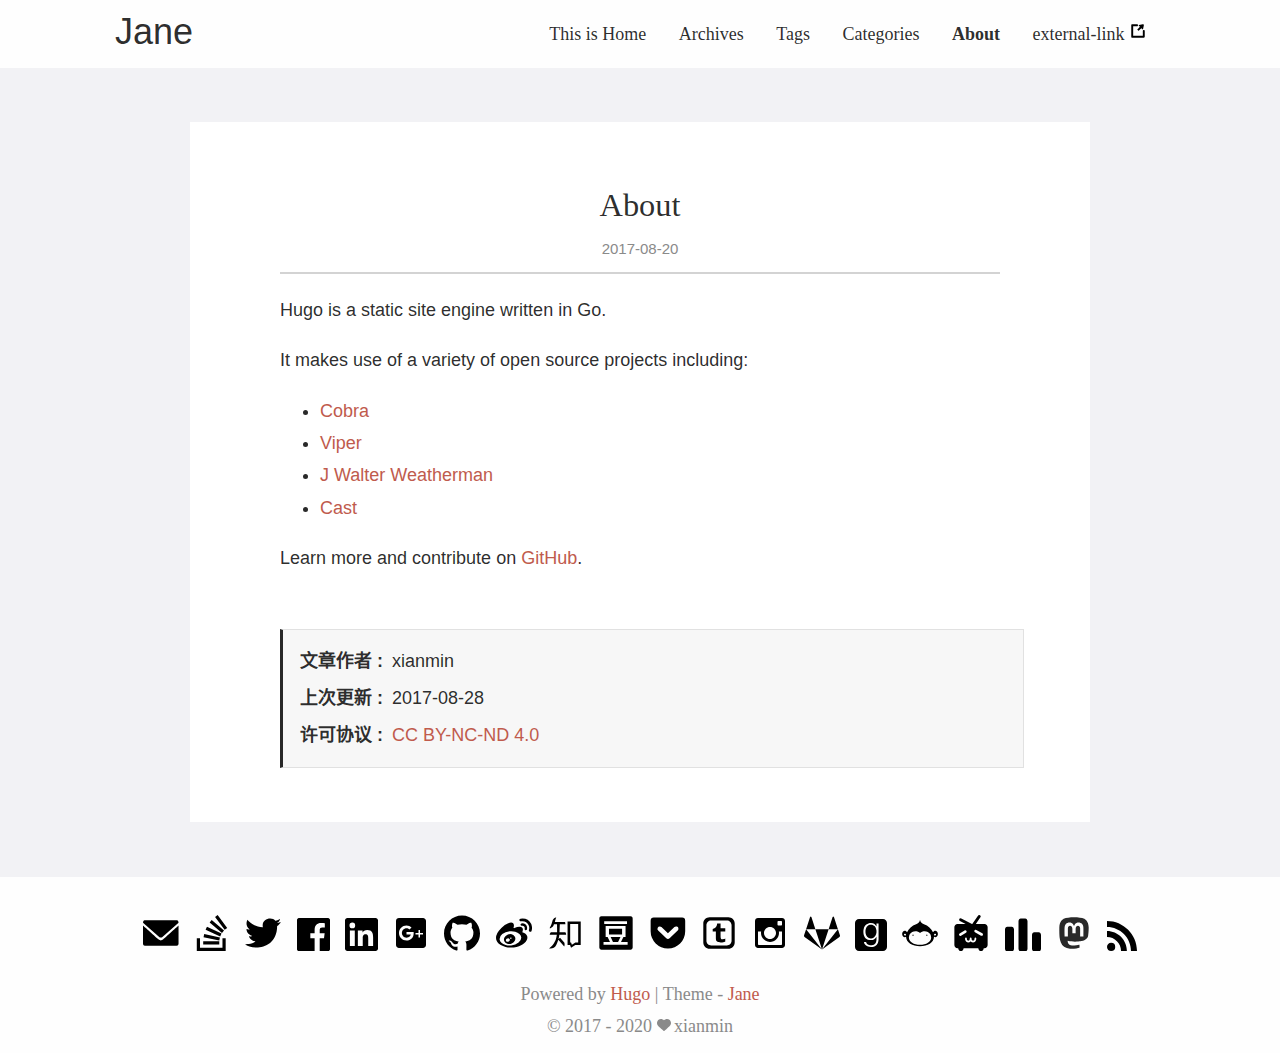
<file: about/index.html>
<!DOCTYPE html>
<html lang="zh-cn" itemscope itemtype="http://schema.org/WebPage">
<head>
  <meta charset="utf-8">
  <meta http-equiv="X-UA-Compatible" content="IE=edge">
  <title>About - 纸箱</title>
  

<meta name="renderer" content="webkit" />
<meta name="viewport" content="width=device-width, initial-scale=1, maximum-scale=1"/>

<meta name="MobileOptimized" content="width"/>
<meta name="HandheldFriendly" content="true"/>


<meta name="applicable-device" content="pc,mobile">

<meta name="theme-color" content="#f8f5ec" />
<meta name="msapplication-navbutton-color" content="#f8f5ec">
<meta name="apple-mobile-web-app-capable" content="yes">
<meta name="apple-mobile-web-app-status-bar-style" content="#f8f5ec">

<meta name="mobile-web-app-capable" content="yes">

<meta name="author" content="xianmin" />
  <meta name="description" content="Hugo is a static site engine written in Go.
It makes use of a variety of open source projects including:
 Cobra Viper J Walter Weatherman Cast  Learn more and contribute on GitHub." />

  <meta name="keywords" content="Hugo, theme, jane" />






<meta name="generator" content="Hugo 0.57.2" />


<link rel="canonical" href="http://localhost:1313/about/" />





<link rel="icon" href="/favicon.ico" />











<link rel="stylesheet" href="/sass/jane.min.af20b78e95c84de86b00a0242a4a77bd2601700e1b250edf27537d957ac0041d.css" integrity="sha256-ryC3jpXITehrAKAkKkp3vSYBcA4bJQ7fJ1N9lXrABB0=" media="screen" crossorigin="anonymous">





<meta property="og:title" content="About" />
<meta property="og:description" content="Hugo is a static site engine written in Go.
It makes use of a variety of open source projects including:
 Cobra Viper J Walter Weatherman Cast  Learn more and contribute on GitHub." />
<meta property="og:type" content="article" />
<meta property="og:url" content="http://localhost:1313/about/" />
<meta property="article:published_time" content="2017-08-20T21:38:52+08:00" />
<meta property="article:modified_time" content="2017-08-28T21:41:52+08:00" />
<meta itemprop="name" content="About">
<meta itemprop="description" content="Hugo is a static site engine written in Go.
It makes use of a variety of open source projects including:
 Cobra Viper J Walter Weatherman Cast  Learn more and contribute on GitHub.">


<meta itemprop="datePublished" content="2017-08-20T21:38:52&#43;08:00" />
<meta itemprop="dateModified" content="2017-08-28T21:41:52&#43;08:00" />
<meta itemprop="wordCount" content="32">



<meta itemprop="keywords" content="" />
<meta name="twitter:card" content="summary"/>
<meta name="twitter:title" content="About"/>
<meta name="twitter:description" content="Hugo is a static site engine written in Go.
It makes use of a variety of open source projects including:
 Cobra Viper J Walter Weatherman Cast  Learn more and contribute on GitHub."/>

<!--[if lte IE 9]>
  <script src="https://cdnjs.cloudflare.com/ajax/libs/classlist/1.1.20170427/classList.min.js"></script>
<![endif]-->

<!--[if lt IE 9]>
  <script src="https://cdn.jsdelivr.net/npm/html5shiv@3.7.3/dist/html5shiv.min.js"></script>
  <script src="https://cdn.jsdelivr.net/npm/respond.js@1.4.2/dest/respond.min.js"></script>
<![endif]-->




</head>
<body>
  <div id="mobile-navbar" class="mobile-navbar">
  <div class="mobile-header-logo">
    <a href="/" class="logo">Jane</a>
  </div>
  <div class="mobile-navbar-icon">
    <span></span>
    <span></span>
    <span></span>
  </div>
</div>
<nav id="mobile-menu" class="mobile-menu slideout-menu">
  <ul class="mobile-menu-list">
    <li class="mobile-menu-item">
        
          
          
            <a class="menu-item-link" href="http://localhost:1313/">This is Home</a>
          
        
      </li><li class="mobile-menu-item">
        
          
          
            <a class="menu-item-link" href="http://localhost:1313/post/">Archives</a>
          
        
      </li><li class="mobile-menu-item">
        
          
          
            <a class="menu-item-link" href="http://localhost:1313/tags/">Tags</a>
          
        
      </li><li class="mobile-menu-item">
        
          
          
            <a class="menu-item-link" href="http://localhost:1313/categories/">Categories</a>
          
        
      </li><li class="mobile-menu-item">
        
          
          
            <a class="menu-item-link" href="http://localhost:1313/about/">About</a>
          
        
      </li><li class="mobile-menu-item">
        
          
          
            <a class="menu-item-link" href="https://gohugo.io" rel="noopener" target="_blank">
              external-link
              
              <i class="iconfont">
                <svg class="icon" viewBox="0 0 1024 1024" version="1.1"
  xmlns="http://www.w3.org/2000/svg" xmlns:xlink="http://www.w3.org/1999/xlink"
  width="18" height="18">
  <path d="M623.36 272.96 473.216 423.04C467.2 429.056 467.072 438.656 472.896 444.416c0 0-6.72-6.656 1.6 1.6C496.064 467.648 528.64 500.224 528.64 500.224 534.464 506.048 544 505.856 550.016 499.904l150.08-150.144 67.328 66.432c9.024 8.96 27.456 4.544 30.4-8.96 19.968-92.608 46.656-227.52 46.656-227.52 6.848-34.496-16.192-56.704-49.92-49.92 0 0-134.656 26.816-227.328 46.784C560.32 178.048 556.352 182.272 554.752 187.136c-3.2 6.208-3.008 14.208 3.776 20.992L623.36 272.96z"></path>
  <path d="M841.152 457.152c-30.528 0-54.784 24.512-54.784 54.656l0 274.752L237.696 786.56 237.696 237.696l206.016 0c6.656 0 10.752 0 13.248 0C487.68 237.696 512 213.184 512 182.848 512 152.32 487.36 128 456.96 128L183.04 128C153.216 128 128 152.576 128 182.848c0 3.136 0.256 6.272 0.768 9.28C128.256 195.136 128 198.272 128 201.408l0 639.488c0 0.064 0 0.192 0 0.256 0 0.128 0 0.192 0 0.32 0 30.528 24.512 54.784 54.784 54.784l646.976 0c6.592 0 9.728 0 11.712 0 28.736 0 52.928-22.976 54.464-51.968C896 843.264 896 842.304 896 841.344l0-20.352L896 561.408 896 512.128C896 481.792 871.424 457.152 841.152 457.152z"></path>
</svg>

              </i>
            </a>
          
        
      </li>
    

    
  </ul>
</nav>


  
    






  <link rel="stylesheet" href="/lib/photoswipe/photoswipe.min.css" />
  <link rel="stylesheet" href="/lib/photoswipe/default-skin/default-skin.min.css" />




<div class="pswp" tabindex="-1" role="dialog" aria-hidden="true">

<div class="pswp__bg"></div>

<div class="pswp__scroll-wrap">
    
    <div class="pswp__container">
      <div class="pswp__item"></div>
      <div class="pswp__item"></div>
      <div class="pswp__item"></div>
    </div>
    
    <div class="pswp__ui pswp__ui--hidden">
    <div class="pswp__top-bar">
      
      <div class="pswp__counter"></div>
      <button class="pswp__button pswp__button--close" title="Close (Esc)"></button>
      <button class="pswp__button pswp__button--share" title="Share"></button>
      <button class="pswp__button pswp__button--fs" title="Toggle fullscreen"></button>
      <button class="pswp__button pswp__button--zoom" title="Zoom in/out"></button>
      
      
      <div class="pswp__preloader">
        <div class="pswp__preloader__icn">
          <div class="pswp__preloader__cut">
            <div class="pswp__preloader__donut"></div>
          </div>
        </div>
      </div>
    </div>
    <div class="pswp__share-modal pswp__share-modal--hidden pswp__single-tap">
      <div class="pswp__share-tooltip"></div>
    </div>
    <button class="pswp__button pswp__button--arrow--left" title="Previous (arrow left)">
    </button>
    <button class="pswp__button pswp__button--arrow--right" title="Next (arrow right)">
    </button>
    <div class="pswp__caption">
      <div class="pswp__caption__center"></div>
    </div>
    </div>
    </div>
</div>

  

  

  

  <header id="header" class="header container">
    <div class="logo-wrapper">
  <a href="/" class="logo">
    
      Jane
    
  </a>
</div>

<nav class="site-navbar">
  <ul id="menu" class="menu">
    
    
        <li class="menu-item">
        
          
          
            <a class="menu-item-link" href="http://localhost:1313/">This is Home</a>
          

        

      </li>
    
        <li class="menu-item">
        
          
          
            <a class="menu-item-link" href="http://localhost:1313/post/">Archives</a>
          

        

      </li>
    
        <li class="menu-item">
        
          
          
            <a class="menu-item-link" href="http://localhost:1313/tags/">Tags</a>
          

        

      </li>
    
        <li class="menu-item">
        
          
          
            <a class="menu-item-link" href="http://localhost:1313/categories/">Categories</a>
          

        

      </li>
    
        <li class="menu-item active">
        
          
          
            <a class="menu-item-link" href="http://localhost:1313/about/">About</a>
          

        

      </li>
    
        <li class="menu-item">
        
          
          
            <a class="menu-item-link" href="https://gohugo.io" rel="noopener" target="_blank">
              external-link
              
              <i class="iconfont">
                <svg class="icon" viewBox="0 0 1024 1024" version="1.1"
  xmlns="http://www.w3.org/2000/svg" xmlns:xlink="http://www.w3.org/1999/xlink"
  width="18" height="18">
  <path d="M623.36 272.96 473.216 423.04C467.2 429.056 467.072 438.656 472.896 444.416c0 0-6.72-6.656 1.6 1.6C496.064 467.648 528.64 500.224 528.64 500.224 534.464 506.048 544 505.856 550.016 499.904l150.08-150.144 67.328 66.432c9.024 8.96 27.456 4.544 30.4-8.96 19.968-92.608 46.656-227.52 46.656-227.52 6.848-34.496-16.192-56.704-49.92-49.92 0 0-134.656 26.816-227.328 46.784C560.32 178.048 556.352 182.272 554.752 187.136c-3.2 6.208-3.008 14.208 3.776 20.992L623.36 272.96z"></path>
  <path d="M841.152 457.152c-30.528 0-54.784 24.512-54.784 54.656l0 274.752L237.696 786.56 237.696 237.696l206.016 0c6.656 0 10.752 0 13.248 0C487.68 237.696 512 213.184 512 182.848 512 152.32 487.36 128 456.96 128L183.04 128C153.216 128 128 152.576 128 182.848c0 3.136 0.256 6.272 0.768 9.28C128.256 195.136 128 198.272 128 201.408l0 639.488c0 0.064 0 0.192 0 0.256 0 0.128 0 0.192 0 0.32 0 30.528 24.512 54.784 54.784 54.784l646.976 0c6.592 0 9.728 0 11.712 0 28.736 0 52.928-22.976 54.464-51.968C896 843.264 896 842.304 896 841.344l0-20.352L896 561.408 896 512.128C896 481.792 871.424 457.152 841.152 457.152z"></path>
</svg>

              </i>
            </a>
          

        

      </li>
    

    
    

    
  </ul>
</nav>

  </header>

  <div id="mobile-panel">
    <main id="main" class="main bg-llight">
      <div class="content-wrapper">
        <div id="content" class="content container">
          <article class="post bg-white">
  
  <header class="post-header">
    <h1 class="post-title">About</h1>
    
    <div class="post-meta">
      <time datetime="2017-08-20" class="post-time">
        2017-08-20
      </time>
    </div>
  </header>

  
  
<div class="post-toc" id="post-toc">
  <h2 class="post-toc-title">文章目录</h2>
  <div class="post-toc-content">
    
  </div>
</div>

  
  <div class="post-content">
      <p>Hugo is a static site engine written in Go.</p>

<p>It makes use of a variety of open source projects including:</p>

<ul>
<li><a href="https://github.com/spf13/cobra">Cobra</a></li>
<li><a href="https://github.com/spf13/viper">Viper</a></li>
<li><a href="https://github.com/spf13/jWalterWeatherman">J Walter Weatherman</a></li>
<li><a href="https://github.com/spf13/cast">Cast</a></li>
</ul>

<p>Learn more and contribute on <a href="https://github.com/gohugoio">GitHub</a>.</p>

  </div>

  
  
<div class="post-copyright">
  <p class="copyright-item">
    <span class="item-title">文章作者</span>
    <span class="item-content">xianmin</span>
  </p>
  <p class="copyright-item">
    <span class="item-title">上次更新</span>
    <span class="item-content">
      2017-08-28
      
    </span>
  </p>
  
  <p class="copyright-item">
    <span class="item-title">许可协议</span>
    <span class="item-content"><a rel="license noopener" href="https://creativecommons.org/licenses/by-nc-nd/4.0/" target="_blank">CC BY-NC-ND 4.0</a></span>
  </p>
</div>


  
  
</article>




        </div>
      </div>
    </main>

    <footer id="footer" class="footer">
      <div class="icon-links">
  
  
    <a href="mailto:your@email.com" rel="me noopener" class="iconfont"
      title="email" >
      <svg class="icon" viewBox="0 0 1451 1024" version="1.1"
  xmlns="http://www.w3.org/2000/svg" xmlns:xlink="http://www.w3.org/1999/xlink"
  width="36" height="36">
  <path d="M664.781909 681.472759 0 97.881301C0 3.997201 71.046997 0 71.046997 0L474.477909 0 961.649408 0 1361.641813 0C1361.641813 0 1432.688811 3.997201 1432.688811 97.881301L771.345323 681.472759C771.345323 681.472759 764.482731 685.154773 753.594283 688.65053L753.594283 688.664858C741.602731 693.493018 729.424896 695.068979 718.077952 694.839748 706.731093 695.068979 694.553173 693.493018 682.561621 688.664858L682.561621 688.65053C671.644501 685.140446 664.781909 681.472759 664.781909 681.472759L664.781909 681.472759ZM718.063616 811.603883C693.779541 811.016482 658.879232 802.205449 619.10784 767.734955 542.989056 701.759633 0 212.052267 0 212.052267L0 942.809523C0 942.809523 0 1024 83.726336 1024L682.532949 1024 753.579947 1024 1348.948139 1024C1432.688811 1024 1432.688811 942.809523 1432.688811 942.809523L1432.688811 212.052267C1432.688811 212.052267 893.138176 701.759633 817.019477 767.734955 777.248 802.205449 742.347691 811.03081 718.063616 811.603883L718.063616 811.603883Z"></path>
</svg>

    </a>
  
    <a href="http://localhost:1313" rel="me noopener" class="iconfont"
      title="stack-overflow"  target="_blank"
      >
      <svg class="icon" viewBox="0 0 1024 1024" version="1.1"
  xmlns="http://www.w3.org/2000/svg" xmlns:xlink="http://www.w3.org/1999/xlink"
  width="36" height="36">
  <path d="M809.714286 932.571429l-638.857143 0 0-274.285714-91.428571 0 0 365.714286 821.714286 0 0-365.714286-91.428571 0 0 274.285714zm-538.285714-299.428571l18.857143-89.714286 447.428571 94.285714-18.857143 89.142857zm58.857143-213.714286l38.285714-83.428571 414.285714 193.714286-38.285714 82.857143zm114.857143-203.428571l58.285714-70.285714 350.857143 293.142857-58.285714 70.285714zm226.857143-216l272.571429 366.285714-73.142857 54.857143-272.571429-366.285714zm-410.285714 840.571429l0-90.857143 457.142857 0 0 90.857143-457.142857 0z"></path>
</svg>

    </a>
  
    <a href="http://localhost:1313" rel="me noopener" class="iconfont"
      title="twitter"  target="_blank"
      >
      <svg class="icon" viewBox="0 0 1264 1024" version="1.1"
  xmlns="http://www.w3.org/2000/svg" xmlns:xlink="http://www.w3.org/1999/xlink"
  width="36" height="36">
  <path d="M1229.8616 18.043658c0 0-117.852626 63.135335-164.151872 67.344358-105.225559-164.151872-505.082682-92.598492-437.738325 223.078185C278.622548 312.675223 89.216542 47.506814 89.216542 47.506814s-117.852626 189.406006 75.762402 345.139833C127.097743 396.85567 55.544363 371.601535 55.544363 371.601535S26.081207 535.753407 253.368414 615.724832c-21.045112 29.463156-113.643603 8.418045-113.643603 8.418045s25.254134 143.10676 231.496229 180.987961c-143.10676 130.479693-387.230056 92.598492-370.393967 105.225559 206.242095 189.406006 1119.599946 231.496229 1128.01799-643.98042C1179.353331 249.539887 1263.533778 123.269217 1263.533778 123.269217s-130.479693 37.881201-138.897738 33.672179C1225.652577 98.015083 1229.8616 18.043658 1229.8616 18.043658"></path>
</svg>

    </a>
  
    <a href="http://localhost:1313" rel="me noopener" class="iconfont"
      title="facebook"  target="_blank"
      >
      <svg class="icon" style="" viewBox="0 0 1024 1024" version="1.1"
  xmlns="http://www.w3.org/2000/svg" xmlns:xlink="http://www.w3.org/1999/xlink"
  width="33" height="33">
  <path d="M965.7344 2.7648c14.848 0 28.2624 5.5296 40.2432 16.6912C1017.9584 30.5152 1024 43.52 1024 58.2656l0 910.2336c0 14.848-6.0416 27.7504-18.0224 38.8096C993.8944 1018.4704 980.48 1024 965.7344 1024L704.9216 1024 704.9216 629.9648l133.2224 0 19.456-155.4432-152.576 0L705.024 373.0432c0-50.688 25.9072-76.0832 77.7216-76.0832l80.4864 0L863.232 163.5328c-27.7504-5.4272-67.4816-8.192-119.296-8.192-59.1872 0-106.8032 18.0224-142.9504 54.0672C564.736 245.5552 546.7136 296.0384 546.7136 360.7552l0 113.7664L413.4912 474.5216l0 155.4432 133.2224 0L546.7136 1024 55.5008 1024c-14.848 0-27.7504-5.5296-38.8096-16.6912C5.5296 996.2496 0 983.3472 0 968.4992L0 58.2656C0 43.52 5.5296 30.5152 16.6912 19.456c11.0592-11.0592 24.064-16.6912 38.8096-16.6912L965.7344 2.7648z"></path>
</svg>

    </a>
  
    <a href="http://localhost:1313" rel="me noopener" class="iconfont"
      title="linkedin"  target="_blank"
      >
      <svg class="icon" viewBox="0 0 1024 1024" version="1.1"
  xmlns="http://www.w3.org/2000/svg" xmlns:xlink="http://www.w3.org/1999/xlink"
  width="33" height="33">
  <path d="M872.405333 872.618667h-151.637333v-237.610667c0-56.661333-1.152-129.578667-79.018667-129.578667-79.061333 0-91.136 61.653333-91.136 125.397334v241.792H398.976V384h145.664v66.602667h1.962667c20.352-38.4 69.845333-78.933333 143.786666-78.933334 153.642667 0 182.058667 101.12 182.058667 232.746667v268.202667zM227.712 317.141333a87.978667 87.978667 0 0 1-88.021333-88.106666 88.064 88.064 0 1 1 88.021333 88.106666z m76.032 555.477334H151.68V384h152.064v488.618667zM948.266667 0H75.562667C33.792 0 0 33.024 0 73.770667v876.458666C0 991.018667 33.792 1024 75.562667 1024h872.576C989.866667 1024 1024 991.018667 1024 950.229333V73.770667C1024 33.024 989.866667 0 948.138667 0h0.128z"></path>
</svg>

    </a>
  
    <a href="http://localhost:1313" rel="me noopener" class="iconfont"
      title="google"  target="_blank"
      >
      <svg class="icon" viewBox="0 0 1024 1024" version="1.1"
  xmlns="http://www.w3.org/2000/svg" xmlns:xlink="http://www.w3.org/1999/xlink"
  width="36" height="36">
  <path d="M853.333333 85.333333C900.266667 85.333333 938.666667 123.733333 938.666667 170.666667L938.666667 853.333333C938.666667 900.266667 900.266667 938.666667 853.333333 938.666667L170.666667 938.666667C123.733333 938.666667 85.333333 900.266667 85.333333 853.333333L85.333333 170.666667C85.333333 123.306667 123.733333 85.333333 170.666667 85.333333L853.333333 85.333333M853.333333 512 768 512 768 426.666667 725.333333 426.666667 725.333333 512 640 512 640 554.666667 725.333333 554.666667 725.333333 640 768 640 768 554.666667 853.333333 554.666667 853.333333 512M384 481.706667 384 554.666667 506.026667 554.666667C499.626667 584.96 469.333333 645.973333 384 645.973333 311.04 645.973333 253.013333 584.96 253.013333 512 253.013333 439.04 311.04 378.026667 384 378.026667 426.666667 378.026667 453.973333 396.373333 469.333333 411.306667L527.36 356.693333C490.666667 320 442.026667 298.666667 384 298.666667 264.96 298.666667 170.666667 392.96 170.666667 512 170.666667 631.04 264.96 725.333333 384 725.333333 506.026667 725.333333 588.373333 640 588.373333 517.973333 588.373333 503.04 588.373333 493.653333 584.96 481.706667L384 481.706667Z"></path>
</svg>

    </a>
  
    <a href="http://localhost:1313" rel="me noopener" class="iconfont"
      title="github"  target="_blank"
      >
      <svg class="icon" style="" viewBox="0 0 1024 1024" version="1.1"
  xmlns="http://www.w3.org/2000/svg" xmlns:xlink="http://www.w3.org/1999/xlink"
  width="36" height="36">
  <path d="M512 12.672c-282.88 0-512 229.248-512 512 0 226.261333 146.688 418.133333 350.08 485.76 25.6 4.821333 34.986667-11.008 34.986667-24.618667 0-12.16-0.426667-44.373333-0.64-87.04-142.421333 30.890667-172.458667-68.693333-172.458667-68.693333C188.672 770.986667 155.008 755.2 155.008 755.2c-46.378667-31.744 3.584-31.104 3.584-31.104 51.413333 3.584 78.421333 52.736 78.421333 52.736 45.653333 78.293333 119.850667 55.68 149.12 42.581333 4.608-33.109333 17.792-55.68 32.426667-68.48-113.706667-12.8-233.216-56.832-233.216-253.013333 0-55.893333 19.84-101.546667 52.693333-137.386667-5.76-12.928-23.04-64.981333 4.48-135.509333 0 0 42.88-13.738667 140.8 52.48 40.96-11.392 84.48-17.024 128-17.28 43.52 0.256 87.04 5.888 128 17.28 97.28-66.218667 140.16-52.48 140.16-52.48 27.52 70.528 10.24 122.581333 5.12 135.509333 32.64 35.84 52.48 81.493333 52.48 137.386667 0 196.693333-119.68 240-233.6 252.586667 17.92 15.36 34.56 46.762667 34.56 94.72 0 68.522667-0.64 123.562667-0.64 140.202666 0 13.44 8.96 29.44 35.2 24.32C877.44 942.592 1024 750.592 1024 524.672c0-282.752-229.248-512-512-512"></path>
</svg>

    </a>
  
    <a href="http://localhost:1313" rel="me noopener" class="iconfont"
      title="weibo"  target="_blank"
      >
      <svg class="icon" viewBox="0 0 1024 1024" version="1.1"
  xmlns="http://www.w3.org/2000/svg" xmlns:xlink="http://www.w3.org/1999/xlink"
  width="36" height="36">
  <path d="M385.714286 733.714286q12-19.428571 6.285714-39.428571t-25.714286-28.571429q-19.428571-8-41.714286-0.571429t-34.285714 26.285714q-12.571429 19.428571-7.428571 39.142857t24.571429 28.857143 42.571429 1.428571 35.714286-27.142857zm53.714286-69.142857q4.571429-7.428571 2-15.142857t-10-10.571429q-8-2.857143-16.285714 2.857143t-12.285714 10.571429q-9.714286 17.714286 7.428571 25.714286 8 2.857143 16.571429 2.857143t12.571429-10.571429zm99.428571 61.142857q-25.714286 58.285714-90.285714 85.714286t-128 6.857143q-61.142857-19.428571-84.285714-72.285714t3.714286-107.142857q26.857143-53.142857 86.571429-79.428571t120.285714-10.857143q63.428571 16.571429 90.571429 68.285714t1.428571 108.857143zm178.285714-91.428571q-5.142857-54.857143-50.857143-97.142857t-119.142857-62.285714-156.857143-12q-127.428571 13.142857-211.142857 80.857143t-75.714286 151.142857q5.142857 54.857143 50.857143 97.142857t119.142857 62.285714 156.857143 12q127.428571-13.142857 211.142857-80.857143t75.714286-151.142857zm176 2.285714q0 38.857143-21.142857 79.714286t-62.285714 78.285714-96.285714 67.142857-129.142857 47.428571-154.571429 17.714286-157.142857-19.142857-137.428571-53.142857-98-86.285714-37.142857-114q0-65.714286 39.714286-140t112.857143-147.428571q96.571429-96.571429 195.142857-134.857143t140.857143 4q37.142857 36.571429 11.428571 119.428571-2.285714 8-0.571429 11.428571t5.714286 4 8.285714 2.857143 7.714286-2l3.428571-1.142857q79.428571-33.714286 140.571429-33.714286t87.428571 34.857143q25.714286 36 0 101.714286-1.142857 7.428571-2.571429 11.428571t2.571429 7.142857 6.857143 4.285714 9.714286 3.428571q32.571429 10.285714 58.857143 26.857143t45.714286 46.571429 19.428571 66.571429zm-42.285714-356.571429q24 26.857143 31.142857 62t-3.714286 67.142857q-4.571429 13.142857-16.857143 19.428571t-25.428571 2.285714q-13.142857-4.571429-19.428571-16.857143t-2.285714-25.428571q11.428571-36-13.714286-63.428571t-61.142857-20q-13.714286 2.857143-25.714286-4.571429t-14.285714-21.142857q-2.857143-13.714286 4.571429-25.428571t21.142857-14.571429q34.285714-7.428571 68 3.142857t57.714286 37.428571zm103.428571-93.142857q49.714286 54.857143 64.285714 127.142857t-7.714286 138q-5.142857 15.428571-19.428571 22.857143t-29.714286 2.285714-22.857143-19.428571-2.857143-29.714286q16-46.857143 5.714286-98.285714t-45.714286-90.285714q-35.428571-39.428571-84.571429-54.571429t-98.857143-4.857143q-16 3.428571-29.714286-5.428571t-17.142857-24.857143 5.428571-29.428571 24.857143-16.857143q70.285714-14.857143 139.428571 6.571429t118.857143 76.857143z"></path>
</svg>

    </a>
  
    <a href="http://localhost:1313" rel="me noopener" class="iconfont"
      title="zhihu"  target="_blank"
      >
      <svg class="icon" viewBox="0 0 1024 1024" version="1.1"
  xmlns="http://www.w3.org/2000/svg" xmlns:xlink="http://www.w3.org/1999/xlink"
  width="36" height="36">
  <path d="M351.791182 562.469462l192.945407 0c0-45.367257-21.3871-71.939449-21.3871-71.939449L355.897709 490.530013c3.977591-82.182744 7.541767-187.659007 8.816806-226.835262l159.282726 0c0 0-0.86367-67.402109-18.578124-67.402109s-279.979646 0-279.979646 0 16.850783-88.141456 39.318494-127.053698c0 0-83.60514-4.510734-112.121614 106.962104S81.344656 355.077018 76.80834 367.390461c-4.536316 12.313443 24.62791 5.832845 36.941354 0 12.313443-5.832845 68.050885-25.924439 84.252893-103.69571l86.570681 0c1.165546 49.28652 4.596691 200.335724 3.515057 226.835262L109.86113 490.530013c-25.275663 18.147312-33.701566 71.939449-33.701566 71.939449L279.868105 562.469462c-8.497535 56.255235-23.417339 128.763642-44.275389 167.210279-33.05279 60.921511-50.55235 116.65793-169.802314 212.576513 0 0-19.442818 14.257725 40.829917 9.073656 60.273758-5.185093 117.305683-20.739347 156.840094-99.807147 20.553105-41.107233 41.805128-93.250824 58.386782-146.138358l-0.055259 0.185218 167.855986 193.263655c0 0 22.035876-51.847855 5.832845-108.880803L371.045711 650.610918l-42.1244 31.157627-0.045025 0.151449c11.69946-41.020252 20.11206-81.5749 22.726607-116.858498C351.665315 564.212152 351.72876 563.345412 351.791182 562.469462z"></path>
  <path d="M584.918753 182.033893l0 668.840094 70.318532 0 28.807093 80.512708 121.875768-80.512708 153.600307 0L959.520453 182.033893 584.918753 182.033893zM887.150192 778.934538l-79.837326 0-99.578949 65.782216-23.537066-65.782216-24.855084 0L659.341766 256.673847l227.807403 0L887.149169 778.934538z"></path>
</svg>

    </a>
  
    <a href="http://localhost:1313" rel="me noopener" class="iconfont"
      title="douban"  target="_blank"
      >
      <svg class="icon" style="" viewBox="0 0 1024 1024" version="1.1"
  xmlns="http://www.w3.org/2000/svg" xmlns:xlink="http://www.w3.org/1999/xlink"
  width="36" height="36">
  <path d="M926.917973 37.80608C959.65184 37.80608 986.19392 64.34816 986.19392 97.082027L986.19392 926.917973C986.19392 959.65184 959.65184 986.19392 926.917973 986.19392L97.082027 986.19392C64.34816 986.19392 37.80608 959.65184 37.80608 926.917973L37.80608 97.082027C37.80608 64.34816 64.34816 37.80608 97.082027 37.80608zM176.653653 176.19968 176.653653 252.678827 825.658027 252.678827 825.658027 176.19968zM217.719467 316.146347 217.719467 628.08064 273.524053 628.08064 341.292373 770.39616 157.259093 770.39616 157.259093 845.417813 842.949973 845.417813 842.949973 770.39616 654.226773 770.39616 722.899627 628.08064 783.67744 628.08064 783.67744 316.146347zM684.885333 392.891733 684.885333 553.987413 312.576 553.987413 312.576 392.891733zM570.770773 770.39616 426.653013 770.39616 359.621973 628.08064 639.443627 628.08064z"></path>
</svg>

    </a>
  
    <a href="http://localhost:1313" rel="me noopener" class="iconfont"
      title="pocket"  target="_blank"
      >
      <svg class="icon" viewBox="0 0 1024 1024" version="1.1"
  xmlns="http://www.w3.org/2000/svg" xmlns:xlink="http://www.w3.org/1999/xlink"
  width="36" height="36">
  <path d="M912.569234 73.142857a88.429714 88.429714 0 0 1 88.576 89.161143v296.557714C1001.145234 732.562286 782.301806 950.857143 510.28352 950.857143A489.837714 489.837714 0 0 1 18.288091 458.861714V162.304A90.002286 90.002286 0 0 1 107.449234 73.142857h805.156572z m-402.285714 608a68.388571 68.388571 0 0 0 46.848-18.870857l230.838857-221.696a68.022857 68.022857 0 0 0 21.138286-48.566857 67.547429 67.547429 0 0 0-114.285714-48.566857l-184.576 177.152-184.576-177.152a67.328 67.328 0 0 0-46.299429-18.870857 67.547429 67.547429 0 0 0-46.884571 116.004571l231.424 221.696c11.995429 11.995429 29.147429 18.870857 46.299428 18.870857z"></path>
</svg>

    </a>
  
    <a href="http://localhost:1313" rel="me noopener" class="iconfont"
      title="tumblr"  target="_blank"
      >
      <svg class="icon" viewBox="0 0 1024 1024" version="1.1"
  xmlns="http://www.w3.org/2000/svg" xmlns:xlink="http://www.w3.org/1999/xlink"
  width="36" height="36">
  <path d="M556.716946 378.027729l133.939525 0 0 89.307002L556.716946 467.334731 556.716946 601.318258c0 58.898435 8.290827 92.557022 53.140291 89.809445 10.382465-0.677429 22.25077-1.855254 35.687804-5.586229 13.437034-3.729951 24.257473-7.458879 32.372292-11.190877l12.739139-5.606695 0 82.546018c-3.403516 2.070148-8.463766 4.820796-15.007809 8.048303-6.631024 3.338025-21.029966 7.656377-43.016723 13.045107-21.988804 5.41022-44.937468 8.070816-68.844971 8.070816-51.395554 0-89.177042-10.994402-113.608477-33.17968-24.343431-22.097274-27.572986-56.147788-27.572986-101.195773L422.605505 467.334731l-89.263 0-0.435928-66.64077c38.480406-12.369725 67.798129-29.734208 88.128153-52.114938 20.332071-22.273283 33.333176-57.021691 38.829354-104.22783l96.853885-0.393973L556.717969 378.027729zM958.70846 243.958244l0 536.105001c0 98.730629-80.013335 178.722474-178.615027 178.722474L243.991502 958.785719c-98.774631 0-178.700985-79.991846-178.700985-178.722474L65.290517 243.958244c0-98.642624 79.925331-178.744987 178.700985-178.744987l536.102954 0C878.695125 65.213257 958.70846 145.31562 958.70846 243.958244zM869.44546 288.612257c0-74.015737-60.033281-133.961014-134.027529-133.961014L288.667004 154.651242c-73.994248 0-134.115534 59.945277-134.115534 133.961014l0 446.775486c0 74.015737 60.121286 133.983527 134.115534 133.983527l446.750927 0c73.994248 0 134.027529-59.96779 134.027529-133.983527L869.44546 288.612257z"></path>
</svg>

    </a>
  
    <a href="http://localhost:1313" rel="me noopener" class="iconfont"
      title="instagram"  target="_blank"
      >
      <svg class="icon" viewBox="0 0 1024 1024" version="1.1"
  xmlns="http://www.w3.org/2000/svg" xmlns:xlink="http://www.w3.org/1999/xlink"
  width="36" height="36">
  <path d="M853.333333 277.333333C853.333333 289.28 843.946667 298.666667 832 298.666667L746.666667 298.666667C734.72 298.666667 725.333333 289.28 725.333333 277.333333L725.333333 192C725.333333 180.053333 734.72 170.666667 746.666667 170.666667L832 170.666667C843.946667 170.666667 853.333333 180.053333 853.333333 192M192 853.333333C180.053333 853.333333 170.666667 843.946667 170.666667 832L170.666667 469.333333 259.84 469.333333C257.28 482.986667 256 497.493333 256 512 256 653.226667 370.773333 768 512 768 653.226667 768 768 653.226667 768 512 768 497.493333 766.293333 482.986667 764.16 469.333333L853.333333 469.333333 853.333333 832C853.333333 843.946667 843.946667 853.333333 832 853.333333M512 341.333333C606.293333 341.333333 682.666667 417.706667 682.666667 512 682.666667 606.293333 606.293333 682.666667 512 682.666667 417.706667 682.666667 341.333333 606.293333 341.333333 512 341.333333 417.706667 417.706667 341.333333 512 341.333333M853.333333 85.333333 170.666667 85.333333C123.306667 85.333333 85.333333 123.306667 85.333333 170.666667L85.333333 853.333333C85.333333 900.266667 123.733333 938.666667 170.666667 938.666667L853.333333 938.666667C900.266667 938.666667 938.666667 900.266667 938.666667 853.333333L938.666667 170.666667C938.666667 123.306667 900.266667 85.333333 853.333333 85.333333Z"></path>
</svg>

    </a>
  
    <a href="http://localhost:1313" rel="me noopener" class="iconfont"
      title="gitlab"  target="_blank"
      >
      <svg class="icon" style="" viewBox="0 0 1024 1024" version="1.1"
  xmlns="http://www.w3.org/2000/svg" xmlns:xlink="http://www.w3.org/1999/xlink"
  width="36" height="36">
  <path d="M59.544137 403.419429L512.115566 983.405714 16.09728 623.396571a39.936 39.936 0 0 1-14.299429-43.995428l57.709715-176.018286z m264.009143 0h377.161143L512.152137 983.405714zM210.40128 53.723429l113.152 349.696H59.544137l113.152-349.696a20.041143 20.041143 0 0 1 37.705143 0z m754.285714 349.696l57.709715 176.018285a39.862857 39.862857 0 0 1-14.299429 43.995429l-496.018286 360.009143 452.571429-579.986286z m0 0h-264.009143l113.152-349.696a20.041143 20.041143 0 0 1 37.705143 0z"></path>
</svg>

    </a>
  
    <a href="http://localhost:1313" rel="me noopener" class="iconfont"
      title="goodreads"  target="_blank"
      >
      <svg viewBox="0 0 128 128" version="1.1"
  width="32" height="32">
  <path d="M 85.685714,45.48571 C 87.142857,56.14286 84.342857,68.05714 75.428571,74.25714 69.057143,78.68571 60.342857,78.28571 55.2,75.88571 44.6,70.94286 41.057143,59.14286 41.828571,48.11429 c 1.228572,-17.4 11.685715,-25.11429 21.514286,-25 13.4,-0.0571 20.514286,9.08571 22.342857,22.37142 z M 128,16 v 96 c 0,8.82857 -7.17143,16 -16,16 H 16 C 7.1714286,128 0,120.82857 0,112 V 16 C 0,7.17143 7.1714286,0 16,0 h 96 c 8.82857,0 16,7.17143 16,16 z M 94.285714,80.34286 c 0,0 -0.02857,-9.71429 -0.02857,-62.08572 H 85.97143 V 29.77143 C 85.742858,29.85713 85.628572,29.62857 85.514287,29.42857 82.771429,23.51429 75.257143,16.2 63.8,16.28571 48.971429,16.4 38.885714,25.2 35.057143,38.51429 33.828571,42.77143 33.4,47.11429 33.485714,51.54286 33.971429,73.8 46.371429,85.2 65.6,84.45714 73.857143,84.14286 81.171429,79.6 85.314286,71.54286 85.457143,71.25714 85.628571,71 85.8,70.71429 c 0.05714,0.0286 0.114286,0.0286 0.171429,0.0571 0.08571,1.08571 0.05714,8.77143 0.02857,9.85714 -0.05714,4.22857 -0.571429,8.42857 -2.057143,12.42857 -2.228571,6 -6.371428,9.91429 -12.714286,11.28572 -5.085714,1.11428 -10.171428,1.08571 -15.2,-0.34286 C 49.885714,102.25714 45.6,98.57143 44.285714,92.05714 44.2,91.6 43.914286,91.68571 43.628571,91.68571 H 35.971429 C 36.2,94.71429 36.885714,97.48571 38.4,100.02857 45.314286,111.6 62.028571,113.88571 75.028571,110.71429 89.285714,107.2 94.257143,95.02857 94.285714,80.34286 Z" />
</svg>

    </a>
  
    <a href="http://localhost:1313" rel="me noopener" class="iconfont"
      title="coding"  target="_blank"
      >
      <svg class="icon" style="" viewBox="0 0 1024 1024" version="1.1"
  width="36" height="36">
  <path
      d="m 313.5359,557.51414 c 9.229,0 16.57801,8.88719 16.57801,19.99616 0,11.10899 -7.34901,19.99617 -16.57801,19.99617 -9.229,0 -16.57801,-8.88718 -16.57801,-19.99617 0,-11.10897 7.34901,-19.99616 16.57801,-19.99616 z m 393.7706,0 c 9.22899,0 16.57802,8.88719 16.57802,19.99616 0,11.10899 -7.34903,19.99617 -16.57802,19.99617 -9.229,0 -16.57802,-8.88718 -16.57802,-19.99617 0,-11.10897 7.34902,-19.99616 16.57802,-19.99616 z"
      id="path6"/>
  <path
      d="m 945.8932,448.98796 c -27.17427,0 -51.1013,17.26164 -64.43208,43.23957 C 836.17066,393.44306 741.8298,302.00762 625.27096,264.23708 562.37704,239.1137 518.28294,190.57601 512.8139,134.17657 507.34486,190.74691 463.25077,239.1137 400.35685,264.23708 283.79802,301.83671 189.45714,393.44306 144.16669,492.22753 130.83591,466.2496 107.07979,448.98796 79.734607,448.98796 c -41.701401,0 -75.541066,40.84686 -75.541066,91.26454 0,50.41768 33.839665,91.26454 75.541066,91.26454 12.64715,0 24.610663,-3.75996 35.206923,-10.42536 3.58906,163.55837 180.30728,269.69186 397.87237,270.03367 217.5651,-0.34181 394.28332,-106.4753 397.87238,-270.03367 10.42535,6.6654 22.55977,10.42536 35.20692,10.42536 41.7014,0 75.541,-40.84686 75.541,-91.26454 0.171,-50.41768 -33.6687,-91.26454 -75.541,-91.26454 z M 114.2579,568.79403 c -3.58906,13.15987 -19.312535,18.79981 -35.206921,12.47625 -15.894385,-6.15267 -25.977916,-21.87616 -22.388867,-35.03602 3.58906,-13.15987 19.312533,-18.79981 35.206919,-12.47624 15.894389,6.15267 25.807019,21.87614 22.388869,35.03601 z m 398.556,276.69904 C 338.31748,845.15126 196.97707,762.603 196.97707,644.33509 c 0,-2.56361 0.1709,-4.95631 0.1709,-7.34902 0,-0.85453 0,-1.53817 0.17092,-2.3927 0.1709,-1.70908 0.34181,-3.41814 0.34181,-4.95631 0.1709,-2.22179 0.51273,-4.44359 0.85454,-6.6654 0,-0.1709 0,-0.51271 0.1709,-0.68362 3.58906,-23.2434 12.47624,-58.79214 26.14883,-79.13012 32.64331,-47.51224 90.92273,-78.9592 157.23479,-78.9592 51.1013,0 97.41721,18.79981 130.91506,49.05041 33.49784,-30.2506 79.64283,-49.05041 130.91504,-49.05041 66.48298,0 124.59148,31.61786 157.23479,78.9592 13.67259,20.50889 22.55977,55.88672 26.14883,79.13012 0,0.17091 0,0.51272 0.17091,0.68362 0.34182,2.22181 0.51272,4.44361 0.85453,6.6654 0.17091,1.70907 0.34181,3.24723 0.34181,4.95631 0,0.85453 0.17092,1.53817 0.17092,2.3927 0.17091,2.39271 0.17091,4.95631 0.17091,7.34902 C 828.82165,762.603 687.48124,845.15126 512.8139,845.49307 Z M 946.74774,581.27028 c -15.89439,6.15265 -31.61787,0.68362 -35.20692,-12.47625 -3.58906,-13.15987 6.49448,-28.88334 22.38887,-35.03601 15.89438,-6.15267 31.61786,-0.68363 35.20692,12.47624 3.41815,12.98896 -6.49448,28.71243 -22.38887,35.03602 z"
      id="path8"/>
</svg>

    </a>
  
    <a href="http://localhost:1313" rel="me noopener" class="iconfont"
      title="bilibili"  target="_blank"
      >
      <svg
  class="icon" style="" viewBox="0 0 1024 1024" version="1.1" width="36"
  height="36" id="svg8">
  <path
      style=""
      d="M 744.60599,0.00486267 A 41.779915,41.779915 0 0 0 710.4184,18.673394 L 548.5048,255.32642 h -11.70046 a 41.779915,41.779915 0 0 0 -10.80295,-7.84928 L 235.66,97.084498 a 41.779915,41.779915 0 0 0 -20.07193,-4.960864 41.779915,41.779915 0 0 0 -18.3748,79.145436 L 359.4859,255.32642 H 128.16909 c -49.458302,0 -89.27932,39.82105 -89.27932,89.27932 v 508.65224 c 0,49.4583 39.821018,89.27934 89.27932,89.27934 h 19.48445 C 149.12802,984.5043 179.92773,1024 224.79179,1024 c 44.86407,0 75.66379,-39.4957 77.13826,-81.46268 H 719.98116 C 721.45559,984.5043 752.25533,1024 797.1194,1024 c 44.86406,0 75.6638,-39.4957 77.13824,-81.46268 h 21.57323 c 49.45831,0 89.27936,-39.82104 89.27936,-89.27934 V 344.60574 c 0,-49.45827 -39.82105,-89.27932 -89.27936,-89.27932 H 649.74567 L 779.38103,65.866924 A 41.779915,41.779915 0 0 0 744.60599,0.00486267 Z M 644.49108,418.70871 c 6.29985,0.21538 12.44451,2.01107 17.86888,5.22196 l 171.36218,98.10771 c 18.23417,10.21935 24.63334,33.34627 14.24614,51.48533 -10.38726,18.13909 -33.57344,24.32718 -51.61587,13.77296 L 624.9903,489.18895 c -15.21356,-8.41858 -22.66871,-26.1765 -18.03211,-42.93436 4.63664,-16.75784 20.15573,-28.14465 37.53289,-27.54588 z M 350.2006,432.31846 c 16.89952,0.0317 31.69582,11.33328 36.17844,27.62747 4.48262,16.2942 -2.44981,33.57765 -16.95507,42.24898 l -140.7157,86.91312 c -17.68528,11.18244 -41.09629,5.77692 -52.08912,-12.02686 -10.99282,-17.80373 -5.33855,-41.15658 12.58167,-51.95857 L 329.9002,438.2095 c 6.0643,-3.86439 13.10951,-5.90891 20.3004,-5.89104 z M 501.605,641.53985 c 3.75002,-0.15248 7.48645,0.53903 10.93349,2.0235 0.15842,0.0637 0.31618,0.12888 0.47325,0.19582 0.59328,0.27092 1.17574,0.56489 1.74609,0.88121 0.15868,0.0854 0.31643,0.17233 0.47325,0.2611 0.55694,0.32165 1.10131,0.66458 1.63185,1.02807 0.16455,0.1123 0.32777,0.2265 0.48956,0.34269 0.50382,0.36781 0.99371,0.75428 1.46868,1.15864 0.18724,0.15504 0.37218,0.31282 0.55484,0.47323 0.43271,0.38784 0.8518,0.79061 1.25653,1.20756 0.15449,0.16114 0.30679,0.32437 0.45693,0.48959 0.40798,0.44266 0.79989,0.89988 1.17494,1.37076 0.17799,0.22544 0.35205,0.45395 0.5222,0.68538 0.25932,0.34701 0.50964,0.70071 0.75064,1.06071 0.26712,0.39516 0.52286,0.79784 0.76699,1.20757 0.16907,0.29043 0.33231,0.58424 0.48957,0.88123 0.21836,0.41297 0.42513,0.83199 0.62009,1.25653 0.14836,0.32333 0.28983,0.64976 0.42429,0.97911 0.21319,0.51552 0.40915,1.03801 0.58747,1.5666 0.0677,0.19499 0.13296,0.39085 0.19582,0.58748 0.18652,0.60823 0.34984,1.22334 0.48957,1.84399 0.0397,0.16277 0.0779,0.32601 0.11423,0.48957 0.1436,0.69112 0.25788,1.38801 0.34269,2.08877 0.005,0.0381 0.0111,0.0761 0.0163,0.11424 0.0857,0.78056 0.13474,1.56471 0.14687,2.34988 0.005,0.0543 0.0111,0.10879 0.0163,0.1632 0,0 -0.008,1.12132 0,1.45234 0,0 -0.14697,17.84761 5.89102,34.12231 3.01902,8.13734 7.33278,15.10615 12.61433,19.61501 5.28157,4.50889 11.42894,7.62081 23.64572,7.62081 12.2168,0 18.36416,-3.11192 23.64573,-7.62081 5.28154,-4.50886 9.5953,-11.47767 12.6143,-19.61501 6.03799,-16.2747 5.89103,-34.12231 5.89103,-34.12231 -0.44885,-13.87045 10.45922,-25.46302 24.3311,-25.86506 13.87189,-0.40201 25.42828,10.53953 25.78348,24.41272 0,0 1.11929,25.7226 -9.00791,53.01927 -5.06359,13.64832 -13.1986,28.46036 -27.05631,40.29073 -13.85772,11.83039 -33.5454,19.63135 -56.20142,19.63135 -22.65603,0 -42.34371,-7.80096 -56.20141,-19.63135 -4.1801,-3.56856 -7.78733,-7.42433 -10.99878,-11.42303 -3.21235,4.00037 -6.81703,7.85309 -10.99876,11.42303 -13.85773,11.83039 -33.5454,19.63135 -56.20144,19.63135 -22.65601,0 -42.3437,-7.80096 -56.2014,-19.63135 -13.85775,-11.83037 -21.99272,-26.64241 -27.05632,-40.29073 -10.12725,-27.29667 -9.00789,-53.01928 -9.00789,-53.01927 0.20714,-13.83687 11.58744,-24.88848 25.42444,-24.69013 14.1263,0.19991 25.2971,12.0278 24.69011,26.14247 0,0 -0.14697,17.84761 5.89103,34.12231 3.01902,8.13734 7.31646,15.10615 12.598,19.61501 5.28155,4.50889 11.44526,7.62081 23.66203,7.62081 12.21681,0 18.36418,-3.11192 23.64573,-7.62081 5.28154,-4.50886 9.57899,-11.47767 12.598,-19.61501 5.76352,-15.53489 5.89112,-32.05691 5.89103,-33.56746 0.006,-0.37466 0.0111,-1.05336 0.0163,-1.20759 -0.0117,-0.74583 0.0105,-1.49177 0.0652,-2.23565 0.009,-0.15784 0.0204,-0.31561 0.0327,-0.47324 0.14204,-1.56859 0.43163,-3.12027 0.86487,-4.63449 0.0213,-0.0763 0.0433,-0.15244 0.0652,-0.22848 3.0335,-10.25748 12.24157,-17.46007 22.92769,-17.93417 z"
      id="rect824"/>
</svg>

    </a>
  
    <a href="http://localhost:1313" rel="me noopener" class="iconfont"
      title="codeforces"  target="_blank"
      >
      <svg width="36" height="36" class="icon" style="" version="1.1" viewBox="0 0 1024 1024">
<path d="M 192 334.2 C 227.3 334.2 256 369.2 256 412.4 v 547.5 C 256 1003.2 227.3 1038.2 192 1038.2 H 64 C 28.7 1038.2 0 1003.2 0 960 V 412.4 C 0 369.2 28.7 334.2 64 334.2 h 128 z m 384 -234.7 C 611.3 99.6 640 134.5 640 177.8 v 782.2 C 640 1003.2 611.3 1038.2 576 1038.2 H 448 C 412.7 1038.2 384 1003.2 384 960 V 177.8 C 384 134.5 412.7 99.6 448 99.6 h 128 z m 384 391.1 C 995.3 490.6 1024 525.7 1024 568.9 v 391.1 C 1024 1003.2 995.3 1038.2 960 1038.2 h -128 C 796.7 1038.2 768 1003.2 768 960 V 568.9 C 768 525.7 796.7 490.6 832 490.6 h 128 z" />
</svg>

    </a>
  
    <a href="http://localhost:1313" rel="me noopener" class="iconfont"
      title="mastodon"  target="_blank"
      >
      <svg class="icon" style="" viewBox="0 0 448 512" version="1.1"
  xmlns="http://www.w3.org/2000/svg" xmlns:xlink="http://www.w3.org/1999/xlink"
  width="36" height="36"><path fill="currentColor" d="M433 179.11c0-97.2-63.71-125.7-63.71-125.7-62.52-28.7-228.56-28.4-290.48 0 0 0-63.72 28.5-63.72 125.7 0 115.7-6.6 259.4 105.63 289.1 40.51 10.7 75.32 13 103.33 11.4 50.81-2.8 79.32-18.1 79.32-18.1l-1.7-36.9s-36.31 11.4-77.12 10.1c-40.41-1.4-83-4.4-89.63-54a102.54 102.54 0 0 1-.9-13.9c85.63 20.9 158.65 9.1 178.75 6.7 56.12-6.7 105-41.3 111.23-72.9 9.8-49.8 9-121.5 9-121.5zm-75.12 125.2h-46.63v-114.2c0-49.7-64-51.6-64 6.9v62.5h-46.33V197c0-58.5-64-56.6-64-6.9v114.2H90.19c0-122.1-5.2-147.9 18.41-175 25.9-28.9 79.82-30.8 103.83 6.1l11.6 19.5 11.6-19.5c24.11-37.1 78.12-34.8 103.83-6.1 23.71 27.3 18.4 53 18.4 175z"></path></svg>
    </a>


<a href="http://localhost:1313/index.xml" rel="noopener alternate" type="application/rss&#43;xml"
    class="iconfont" title="rss" target="_blank">
    <svg class="icon" viewBox="0 0 1024 1024" version="1.1"
  xmlns="http://www.w3.org/2000/svg" xmlns:xlink="http://www.w3.org/1999/xlink"
  width="30" height="30">
  <path d="M819.157333 1024C819.157333 574.592 449.408 204.8 0 204.8V0c561.706667 0 1024 462.293333 1024 1024h-204.842667zM140.416 743.04a140.8 140.8 0 0 1 140.501333 140.586667A140.928 140.928 0 0 1 140.074667 1024C62.72 1024 0 961.109333 0 883.626667s62.933333-140.544 140.416-140.586667zM678.784 1024h-199.04c0-263.210667-216.533333-479.786667-479.744-479.786667V345.173333c372.352 0 678.784 306.517333 678.784 678.826667z"></path>
</svg>

  </a>
   
</div>

<div class="copyright">
  <span class="power-by">
    Powered by <a class="hexo-link" href="https://gohugo.io">Hugo</a>
  </span>
  <span class="division">|</span>
  <span class="theme-info">
    Theme - <a class="theme-link" href="https://github.com/xianmin/hugo-theme-jane">Jane</a>
  </span>

  <span class="copyright-year">
    &copy;
    
      2017 -
    2020
    <span class="heart">
      
      <i class="iconfont">
        <svg class="icon" viewBox="0 0 1025 1024" version="1.1"
  xmlns="http://www.w3.org/2000/svg" xmlns:xlink="http://www.w3.org/1999/xlink"
  width="14" height="14">
  <path d="M1000.1 247.9c-15.5-37.3-37.6-70.6-65.7-98.9-54.4-54.8-125.8-85-201-85-85.7 0-166 39-221.4 107.4C456.6 103 376.3 64 290.6 64c-75.1 0-146.5 30.4-201.1 85.6-28.2 28.5-50.4 61.9-65.8 99.3-16 38.8-24 79.9-23.6 122.2 0.7 91.7 40.1 177.2 108.1 234.8 3.1 2.6 6 5.1 8.9 7.8 14.9 13.4 58 52.8 112.6 102.7 93.5 85.5 209.9 191.9 257.5 234.2 7 6.1 15.8 9.5 24.9 9.5 9.2 0 18.1-3.4 24.9-9.5 34.5-30.7 105.8-95.9 181.4-165 74.2-67.8 150.9-138 195.8-178.2 69.5-57.9 109.6-144.4 109.9-237.3 0.1-42.5-8-83.6-24-122.2z"
   fill="#8a8a8a"></path>
</svg>

      </i>
    </span><span class="author">
        xianmin
        
      </span></span>

  
  

  
</div>

    </footer>

    <div class="back-to-top" id="back-to-top">
      <i class="iconfont">
        
        <svg class="icon" viewBox="0 0 1024 1024" version="1.1"
  xmlns="http://www.w3.org/2000/svg" xmlns:xlink="http://www.w3.org/1999/xlink"
  width="35" height="35">
  <path d="M510.866688 227.694839 95.449397 629.218702l235.761562 0-2.057869 328.796468 362.40389 0L691.55698 628.188232l241.942331-3.089361L510.866688 227.694839zM63.840492 63.962777l894.052392 0 0 131.813095L63.840492 195.775872 63.840492 63.962777 63.840492 63.962777zM63.840492 63.962777"></path>
</svg>

      </i>
    </div>
  </div>
  
<script type="text/javascript" src="/lib/jquery/jquery-3.2.1.min.js"></script>
  <script type="text/javascript" src="/lib/slideout/slideout-1.0.1.min.js"></script>




<script type="text/javascript" src="/js/main.638251f4230630f0335d8c6748e53a96f94b72670920b60c09a56fdc8bece214.js" integrity="sha256-Y4JR9CMGMPAzXYxnSOU6lvlLcmcJILYMCaVv3Ivs4hQ=" crossorigin="anonymous"></script>












  
    <script type="text/javascript" src="/js/load-photoswipe.js"></script>
    <script type="text/javascript" src="/lib/photoswipe/photoswipe.min.js"></script>
    <script type="text/javascript" src="/lib/photoswipe/photoswipe-ui-default.min.js"></script>
  















</body>
</html>
</file>
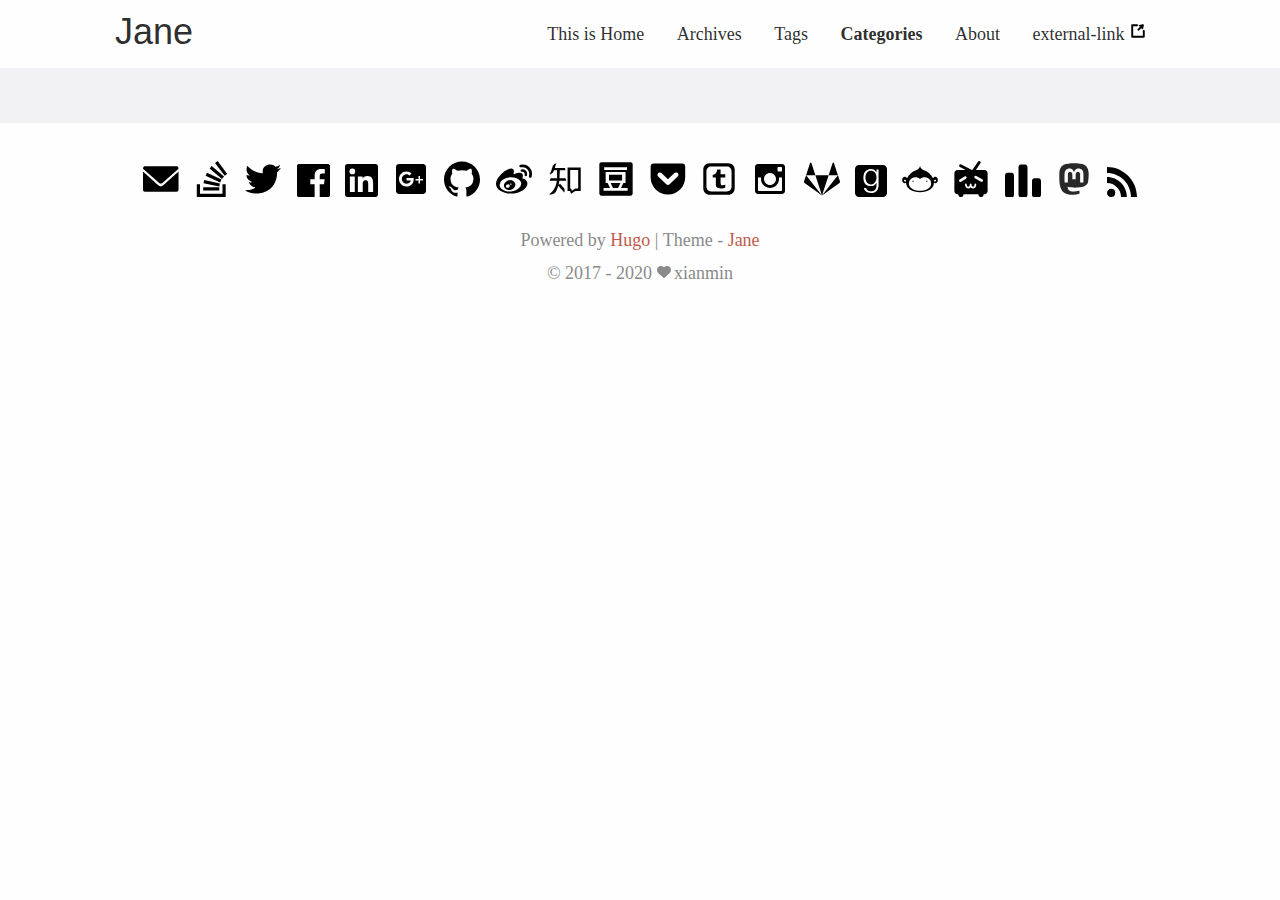
<file: categories/index.html>
<!DOCTYPE html>
<html lang="zh-cn" itemscope itemtype="http://schema.org/WebPage">
<head>
  <meta charset="utf-8">
  <meta http-equiv="X-UA-Compatible" content="IE=edge">
  <title>分类 - 纸箱</title>
  

<meta name="renderer" content="webkit" />
<meta name="viewport" content="width=device-width, initial-scale=1, maximum-scale=1"/>

<meta name="MobileOptimized" content="width"/>
<meta name="HandheldFriendly" content="true"/>


<meta name="applicable-device" content="pc,mobile">

<meta name="theme-color" content="#f8f5ec" />
<meta name="msapplication-navbutton-color" content="#f8f5ec">
<meta name="apple-mobile-web-app-capable" content="yes">
<meta name="apple-mobile-web-app-status-bar-style" content="#f8f5ec">

<meta name="mobile-web-app-capable" content="yes">

<meta name="author" content="xianmin" />
  <meta name="description" content="Hugo theme jane example site." />
  <meta name="keywords" content="Hugo, theme, jane" />






<meta name="generator" content="Hugo 0.57.2" />


<link rel="canonical" href="http://localhost:1313/categories/" />
<link href="/categories/index.xml" rel="alternate" type="application/rss+xml" title="纸箱" />




<link rel="icon" href="/favicon.ico" />











<link rel="stylesheet" href="/sass/jane.min.af20b78e95c84de86b00a0242a4a77bd2601700e1b250edf27537d957ac0041d.css" integrity="sha256-ryC3jpXITehrAKAkKkp3vSYBcA4bJQ7fJ1N9lXrABB0=" media="screen" crossorigin="anonymous">





<meta property="og:title" content="Categories" />
<meta property="og:description" content="Hugo theme jane example site." />
<meta property="og:type" content="website" />
<meta property="og:url" content="http://localhost:1313/categories/" />

<meta itemprop="name" content="Categories">
<meta itemprop="description" content="Hugo theme jane example site.">

<meta name="twitter:card" content="summary"/>
<meta name="twitter:title" content="Categories"/>
<meta name="twitter:description" content="Hugo theme jane example site."/>

<!--[if lte IE 9]>
  <script src="https://cdnjs.cloudflare.com/ajax/libs/classlist/1.1.20170427/classList.min.js"></script>
<![endif]-->

<!--[if lt IE 9]>
  <script src="https://cdn.jsdelivr.net/npm/html5shiv@3.7.3/dist/html5shiv.min.js"></script>
  <script src="https://cdn.jsdelivr.net/npm/respond.js@1.4.2/dest/respond.min.js"></script>
<![endif]-->




</head>
<body>
  <div id="mobile-navbar" class="mobile-navbar">
  <div class="mobile-header-logo">
    <a href="/" class="logo">Jane</a>
  </div>
  <div class="mobile-navbar-icon">
    <span></span>
    <span></span>
    <span></span>
  </div>
</div>
<nav id="mobile-menu" class="mobile-menu slideout-menu">
  <ul class="mobile-menu-list">
    <li class="mobile-menu-item">
        
          
          
            <a class="menu-item-link" href="http://localhost:1313/">This is Home</a>
          
        
      </li><li class="mobile-menu-item">
        
          
          
            <a class="menu-item-link" href="http://localhost:1313/post/">Archives</a>
          
        
      </li><li class="mobile-menu-item">
        
          
          
            <a class="menu-item-link" href="http://localhost:1313/tags/">Tags</a>
          
        
      </li><li class="mobile-menu-item">
        
          
          
            <a class="menu-item-link" href="http://localhost:1313/categories/">Categories</a>
          
        
      </li><li class="mobile-menu-item">
        
          
          
            <a class="menu-item-link" href="http://localhost:1313/about/">About</a>
          
        
      </li><li class="mobile-menu-item">
        
          
          
            <a class="menu-item-link" href="https://gohugo.io" rel="noopener" target="_blank">
              external-link
              
              <i class="iconfont">
                <svg class="icon" viewBox="0 0 1024 1024" version="1.1"
  xmlns="http://www.w3.org/2000/svg" xmlns:xlink="http://www.w3.org/1999/xlink"
  width="18" height="18">
  <path d="M623.36 272.96 473.216 423.04C467.2 429.056 467.072 438.656 472.896 444.416c0 0-6.72-6.656 1.6 1.6C496.064 467.648 528.64 500.224 528.64 500.224 534.464 506.048 544 505.856 550.016 499.904l150.08-150.144 67.328 66.432c9.024 8.96 27.456 4.544 30.4-8.96 19.968-92.608 46.656-227.52 46.656-227.52 6.848-34.496-16.192-56.704-49.92-49.92 0 0-134.656 26.816-227.328 46.784C560.32 178.048 556.352 182.272 554.752 187.136c-3.2 6.208-3.008 14.208 3.776 20.992L623.36 272.96z"></path>
  <path d="M841.152 457.152c-30.528 0-54.784 24.512-54.784 54.656l0 274.752L237.696 786.56 237.696 237.696l206.016 0c6.656 0 10.752 0 13.248 0C487.68 237.696 512 213.184 512 182.848 512 152.32 487.36 128 456.96 128L183.04 128C153.216 128 128 152.576 128 182.848c0 3.136 0.256 6.272 0.768 9.28C128.256 195.136 128 198.272 128 201.408l0 639.488c0 0.064 0 0.192 0 0.256 0 0.128 0 0.192 0 0.32 0 30.528 24.512 54.784 54.784 54.784l646.976 0c6.592 0 9.728 0 11.712 0 28.736 0 52.928-22.976 54.464-51.968C896 843.264 896 842.304 896 841.344l0-20.352L896 561.408 896 512.128C896 481.792 871.424 457.152 841.152 457.152z"></path>
</svg>

              </i>
            </a>
          
        
      </li>
    

    
  </ul>
</nav>


  
    






  <link rel="stylesheet" href="/lib/photoswipe/photoswipe.min.css" />
  <link rel="stylesheet" href="/lib/photoswipe/default-skin/default-skin.min.css" />




<div class="pswp" tabindex="-1" role="dialog" aria-hidden="true">

<div class="pswp__bg"></div>

<div class="pswp__scroll-wrap">
    
    <div class="pswp__container">
      <div class="pswp__item"></div>
      <div class="pswp__item"></div>
      <div class="pswp__item"></div>
    </div>
    
    <div class="pswp__ui pswp__ui--hidden">
    <div class="pswp__top-bar">
      
      <div class="pswp__counter"></div>
      <button class="pswp__button pswp__button--close" title="Close (Esc)"></button>
      <button class="pswp__button pswp__button--share" title="Share"></button>
      <button class="pswp__button pswp__button--fs" title="Toggle fullscreen"></button>
      <button class="pswp__button pswp__button--zoom" title="Zoom in/out"></button>
      
      
      <div class="pswp__preloader">
        <div class="pswp__preloader__icn">
          <div class="pswp__preloader__cut">
            <div class="pswp__preloader__donut"></div>
          </div>
        </div>
      </div>
    </div>
    <div class="pswp__share-modal pswp__share-modal--hidden pswp__single-tap">
      <div class="pswp__share-tooltip"></div>
    </div>
    <button class="pswp__button pswp__button--arrow--left" title="Previous (arrow left)">
    </button>
    <button class="pswp__button pswp__button--arrow--right" title="Next (arrow right)">
    </button>
    <div class="pswp__caption">
      <div class="pswp__caption__center"></div>
    </div>
    </div>
    </div>
</div>

  

  

  

  <header id="header" class="header container">
    <div class="logo-wrapper">
  <a href="/" class="logo">
    
      Jane
    
  </a>
</div>

<nav class="site-navbar">
  <ul id="menu" class="menu">
    
    
        <li class="menu-item">
        
          
          
            <a class="menu-item-link" href="http://localhost:1313/">This is Home</a>
          

        

      </li>
    
        <li class="menu-item">
        
          
          
            <a class="menu-item-link" href="http://localhost:1313/post/">Archives</a>
          

        

      </li>
    
        <li class="menu-item">
        
          
          
            <a class="menu-item-link" href="http://localhost:1313/tags/">Tags</a>
          

        

      </li>
    
        <li class="menu-item active">
        
          
          
            <a class="menu-item-link" href="http://localhost:1313/categories/">Categories</a>
          

        

      </li>
    
        <li class="menu-item">
        
          
          
            <a class="menu-item-link" href="http://localhost:1313/about/">About</a>
          

        

      </li>
    
        <li class="menu-item">
        
          
          
            <a class="menu-item-link" href="https://gohugo.io" rel="noopener" target="_blank">
              external-link
              
              <i class="iconfont">
                <svg class="icon" viewBox="0 0 1024 1024" version="1.1"
  xmlns="http://www.w3.org/2000/svg" xmlns:xlink="http://www.w3.org/1999/xlink"
  width="18" height="18">
  <path d="M623.36 272.96 473.216 423.04C467.2 429.056 467.072 438.656 472.896 444.416c0 0-6.72-6.656 1.6 1.6C496.064 467.648 528.64 500.224 528.64 500.224 534.464 506.048 544 505.856 550.016 499.904l150.08-150.144 67.328 66.432c9.024 8.96 27.456 4.544 30.4-8.96 19.968-92.608 46.656-227.52 46.656-227.52 6.848-34.496-16.192-56.704-49.92-49.92 0 0-134.656 26.816-227.328 46.784C560.32 178.048 556.352 182.272 554.752 187.136c-3.2 6.208-3.008 14.208 3.776 20.992L623.36 272.96z"></path>
  <path d="M841.152 457.152c-30.528 0-54.784 24.512-54.784 54.656l0 274.752L237.696 786.56 237.696 237.696l206.016 0c6.656 0 10.752 0 13.248 0C487.68 237.696 512 213.184 512 182.848 512 152.32 487.36 128 456.96 128L183.04 128C153.216 128 128 152.576 128 182.848c0 3.136 0.256 6.272 0.768 9.28C128.256 195.136 128 198.272 128 201.408l0 639.488c0 0.064 0 0.192 0 0.256 0 0.128 0 0.192 0 0.32 0 30.528 24.512 54.784 54.784 54.784l646.976 0c6.592 0 9.728 0 11.712 0 28.736 0 52.928-22.976 54.464-51.968C896 843.264 896 842.304 896 841.344l0-20.352L896 561.408 896 512.128C896 481.792 871.424 457.152 841.152 457.152z"></path>
</svg>

              </i>
            </a>
          

        

      </li>
    

    
    

    
  </ul>
</nav>

  </header>

  <div id="mobile-panel">
    <main id="main" class="main bg-llight">
      <div class="content-wrapper">
        <div id="content" class="content container">
          
  
  
  
  

  
  
  

  


        </div>
      </div>
    </main>

    <footer id="footer" class="footer">
      <div class="icon-links">
  
  
    <a href="mailto:your@email.com" rel="me noopener" class="iconfont"
      title="email" >
      <svg class="icon" viewBox="0 0 1451 1024" version="1.1"
  xmlns="http://www.w3.org/2000/svg" xmlns:xlink="http://www.w3.org/1999/xlink"
  width="36" height="36">
  <path d="M664.781909 681.472759 0 97.881301C0 3.997201 71.046997 0 71.046997 0L474.477909 0 961.649408 0 1361.641813 0C1361.641813 0 1432.688811 3.997201 1432.688811 97.881301L771.345323 681.472759C771.345323 681.472759 764.482731 685.154773 753.594283 688.65053L753.594283 688.664858C741.602731 693.493018 729.424896 695.068979 718.077952 694.839748 706.731093 695.068979 694.553173 693.493018 682.561621 688.664858L682.561621 688.65053C671.644501 685.140446 664.781909 681.472759 664.781909 681.472759L664.781909 681.472759ZM718.063616 811.603883C693.779541 811.016482 658.879232 802.205449 619.10784 767.734955 542.989056 701.759633 0 212.052267 0 212.052267L0 942.809523C0 942.809523 0 1024 83.726336 1024L682.532949 1024 753.579947 1024 1348.948139 1024C1432.688811 1024 1432.688811 942.809523 1432.688811 942.809523L1432.688811 212.052267C1432.688811 212.052267 893.138176 701.759633 817.019477 767.734955 777.248 802.205449 742.347691 811.03081 718.063616 811.603883L718.063616 811.603883Z"></path>
</svg>

    </a>
  
    <a href="http://localhost:1313" rel="me noopener" class="iconfont"
      title="stack-overflow"  target="_blank"
      >
      <svg class="icon" viewBox="0 0 1024 1024" version="1.1"
  xmlns="http://www.w3.org/2000/svg" xmlns:xlink="http://www.w3.org/1999/xlink"
  width="36" height="36">
  <path d="M809.714286 932.571429l-638.857143 0 0-274.285714-91.428571 0 0 365.714286 821.714286 0 0-365.714286-91.428571 0 0 274.285714zm-538.285714-299.428571l18.857143-89.714286 447.428571 94.285714-18.857143 89.142857zm58.857143-213.714286l38.285714-83.428571 414.285714 193.714286-38.285714 82.857143zm114.857143-203.428571l58.285714-70.285714 350.857143 293.142857-58.285714 70.285714zm226.857143-216l272.571429 366.285714-73.142857 54.857143-272.571429-366.285714zm-410.285714 840.571429l0-90.857143 457.142857 0 0 90.857143-457.142857 0z"></path>
</svg>

    </a>
  
    <a href="http://localhost:1313" rel="me noopener" class="iconfont"
      title="twitter"  target="_blank"
      >
      <svg class="icon" viewBox="0 0 1264 1024" version="1.1"
  xmlns="http://www.w3.org/2000/svg" xmlns:xlink="http://www.w3.org/1999/xlink"
  width="36" height="36">
  <path d="M1229.8616 18.043658c0 0-117.852626 63.135335-164.151872 67.344358-105.225559-164.151872-505.082682-92.598492-437.738325 223.078185C278.622548 312.675223 89.216542 47.506814 89.216542 47.506814s-117.852626 189.406006 75.762402 345.139833C127.097743 396.85567 55.544363 371.601535 55.544363 371.601535S26.081207 535.753407 253.368414 615.724832c-21.045112 29.463156-113.643603 8.418045-113.643603 8.418045s25.254134 143.10676 231.496229 180.987961c-143.10676 130.479693-387.230056 92.598492-370.393967 105.225559 206.242095 189.406006 1119.599946 231.496229 1128.01799-643.98042C1179.353331 249.539887 1263.533778 123.269217 1263.533778 123.269217s-130.479693 37.881201-138.897738 33.672179C1225.652577 98.015083 1229.8616 18.043658 1229.8616 18.043658"></path>
</svg>

    </a>
  
    <a href="http://localhost:1313" rel="me noopener" class="iconfont"
      title="facebook"  target="_blank"
      >
      <svg class="icon" style="" viewBox="0 0 1024 1024" version="1.1"
  xmlns="http://www.w3.org/2000/svg" xmlns:xlink="http://www.w3.org/1999/xlink"
  width="33" height="33">
  <path d="M965.7344 2.7648c14.848 0 28.2624 5.5296 40.2432 16.6912C1017.9584 30.5152 1024 43.52 1024 58.2656l0 910.2336c0 14.848-6.0416 27.7504-18.0224 38.8096C993.8944 1018.4704 980.48 1024 965.7344 1024L704.9216 1024 704.9216 629.9648l133.2224 0 19.456-155.4432-152.576 0L705.024 373.0432c0-50.688 25.9072-76.0832 77.7216-76.0832l80.4864 0L863.232 163.5328c-27.7504-5.4272-67.4816-8.192-119.296-8.192-59.1872 0-106.8032 18.0224-142.9504 54.0672C564.736 245.5552 546.7136 296.0384 546.7136 360.7552l0 113.7664L413.4912 474.5216l0 155.4432 133.2224 0L546.7136 1024 55.5008 1024c-14.848 0-27.7504-5.5296-38.8096-16.6912C5.5296 996.2496 0 983.3472 0 968.4992L0 58.2656C0 43.52 5.5296 30.5152 16.6912 19.456c11.0592-11.0592 24.064-16.6912 38.8096-16.6912L965.7344 2.7648z"></path>
</svg>

    </a>
  
    <a href="http://localhost:1313" rel="me noopener" class="iconfont"
      title="linkedin"  target="_blank"
      >
      <svg class="icon" viewBox="0 0 1024 1024" version="1.1"
  xmlns="http://www.w3.org/2000/svg" xmlns:xlink="http://www.w3.org/1999/xlink"
  width="33" height="33">
  <path d="M872.405333 872.618667h-151.637333v-237.610667c0-56.661333-1.152-129.578667-79.018667-129.578667-79.061333 0-91.136 61.653333-91.136 125.397334v241.792H398.976V384h145.664v66.602667h1.962667c20.352-38.4 69.845333-78.933333 143.786666-78.933334 153.642667 0 182.058667 101.12 182.058667 232.746667v268.202667zM227.712 317.141333a87.978667 87.978667 0 0 1-88.021333-88.106666 88.064 88.064 0 1 1 88.021333 88.106666z m76.032 555.477334H151.68V384h152.064v488.618667zM948.266667 0H75.562667C33.792 0 0 33.024 0 73.770667v876.458666C0 991.018667 33.792 1024 75.562667 1024h872.576C989.866667 1024 1024 991.018667 1024 950.229333V73.770667C1024 33.024 989.866667 0 948.138667 0h0.128z"></path>
</svg>

    </a>
  
    <a href="http://localhost:1313" rel="me noopener" class="iconfont"
      title="google"  target="_blank"
      >
      <svg class="icon" viewBox="0 0 1024 1024" version="1.1"
  xmlns="http://www.w3.org/2000/svg" xmlns:xlink="http://www.w3.org/1999/xlink"
  width="36" height="36">
  <path d="M853.333333 85.333333C900.266667 85.333333 938.666667 123.733333 938.666667 170.666667L938.666667 853.333333C938.666667 900.266667 900.266667 938.666667 853.333333 938.666667L170.666667 938.666667C123.733333 938.666667 85.333333 900.266667 85.333333 853.333333L85.333333 170.666667C85.333333 123.306667 123.733333 85.333333 170.666667 85.333333L853.333333 85.333333M853.333333 512 768 512 768 426.666667 725.333333 426.666667 725.333333 512 640 512 640 554.666667 725.333333 554.666667 725.333333 640 768 640 768 554.666667 853.333333 554.666667 853.333333 512M384 481.706667 384 554.666667 506.026667 554.666667C499.626667 584.96 469.333333 645.973333 384 645.973333 311.04 645.973333 253.013333 584.96 253.013333 512 253.013333 439.04 311.04 378.026667 384 378.026667 426.666667 378.026667 453.973333 396.373333 469.333333 411.306667L527.36 356.693333C490.666667 320 442.026667 298.666667 384 298.666667 264.96 298.666667 170.666667 392.96 170.666667 512 170.666667 631.04 264.96 725.333333 384 725.333333 506.026667 725.333333 588.373333 640 588.373333 517.973333 588.373333 503.04 588.373333 493.653333 584.96 481.706667L384 481.706667Z"></path>
</svg>

    </a>
  
    <a href="http://localhost:1313" rel="me noopener" class="iconfont"
      title="github"  target="_blank"
      >
      <svg class="icon" style="" viewBox="0 0 1024 1024" version="1.1"
  xmlns="http://www.w3.org/2000/svg" xmlns:xlink="http://www.w3.org/1999/xlink"
  width="36" height="36">
  <path d="M512 12.672c-282.88 0-512 229.248-512 512 0 226.261333 146.688 418.133333 350.08 485.76 25.6 4.821333 34.986667-11.008 34.986667-24.618667 0-12.16-0.426667-44.373333-0.64-87.04-142.421333 30.890667-172.458667-68.693333-172.458667-68.693333C188.672 770.986667 155.008 755.2 155.008 755.2c-46.378667-31.744 3.584-31.104 3.584-31.104 51.413333 3.584 78.421333 52.736 78.421333 52.736 45.653333 78.293333 119.850667 55.68 149.12 42.581333 4.608-33.109333 17.792-55.68 32.426667-68.48-113.706667-12.8-233.216-56.832-233.216-253.013333 0-55.893333 19.84-101.546667 52.693333-137.386667-5.76-12.928-23.04-64.981333 4.48-135.509333 0 0 42.88-13.738667 140.8 52.48 40.96-11.392 84.48-17.024 128-17.28 43.52 0.256 87.04 5.888 128 17.28 97.28-66.218667 140.16-52.48 140.16-52.48 27.52 70.528 10.24 122.581333 5.12 135.509333 32.64 35.84 52.48 81.493333 52.48 137.386667 0 196.693333-119.68 240-233.6 252.586667 17.92 15.36 34.56 46.762667 34.56 94.72 0 68.522667-0.64 123.562667-0.64 140.202666 0 13.44 8.96 29.44 35.2 24.32C877.44 942.592 1024 750.592 1024 524.672c0-282.752-229.248-512-512-512"></path>
</svg>

    </a>
  
    <a href="http://localhost:1313" rel="me noopener" class="iconfont"
      title="weibo"  target="_blank"
      >
      <svg class="icon" viewBox="0 0 1024 1024" version="1.1"
  xmlns="http://www.w3.org/2000/svg" xmlns:xlink="http://www.w3.org/1999/xlink"
  width="36" height="36">
  <path d="M385.714286 733.714286q12-19.428571 6.285714-39.428571t-25.714286-28.571429q-19.428571-8-41.714286-0.571429t-34.285714 26.285714q-12.571429 19.428571-7.428571 39.142857t24.571429 28.857143 42.571429 1.428571 35.714286-27.142857zm53.714286-69.142857q4.571429-7.428571 2-15.142857t-10-10.571429q-8-2.857143-16.285714 2.857143t-12.285714 10.571429q-9.714286 17.714286 7.428571 25.714286 8 2.857143 16.571429 2.857143t12.571429-10.571429zm99.428571 61.142857q-25.714286 58.285714-90.285714 85.714286t-128 6.857143q-61.142857-19.428571-84.285714-72.285714t3.714286-107.142857q26.857143-53.142857 86.571429-79.428571t120.285714-10.857143q63.428571 16.571429 90.571429 68.285714t1.428571 108.857143zm178.285714-91.428571q-5.142857-54.857143-50.857143-97.142857t-119.142857-62.285714-156.857143-12q-127.428571 13.142857-211.142857 80.857143t-75.714286 151.142857q5.142857 54.857143 50.857143 97.142857t119.142857 62.285714 156.857143 12q127.428571-13.142857 211.142857-80.857143t75.714286-151.142857zm176 2.285714q0 38.857143-21.142857 79.714286t-62.285714 78.285714-96.285714 67.142857-129.142857 47.428571-154.571429 17.714286-157.142857-19.142857-137.428571-53.142857-98-86.285714-37.142857-114q0-65.714286 39.714286-140t112.857143-147.428571q96.571429-96.571429 195.142857-134.857143t140.857143 4q37.142857 36.571429 11.428571 119.428571-2.285714 8-0.571429 11.428571t5.714286 4 8.285714 2.857143 7.714286-2l3.428571-1.142857q79.428571-33.714286 140.571429-33.714286t87.428571 34.857143q25.714286 36 0 101.714286-1.142857 7.428571-2.571429 11.428571t2.571429 7.142857 6.857143 4.285714 9.714286 3.428571q32.571429 10.285714 58.857143 26.857143t45.714286 46.571429 19.428571 66.571429zm-42.285714-356.571429q24 26.857143 31.142857 62t-3.714286 67.142857q-4.571429 13.142857-16.857143 19.428571t-25.428571 2.285714q-13.142857-4.571429-19.428571-16.857143t-2.285714-25.428571q11.428571-36-13.714286-63.428571t-61.142857-20q-13.714286 2.857143-25.714286-4.571429t-14.285714-21.142857q-2.857143-13.714286 4.571429-25.428571t21.142857-14.571429q34.285714-7.428571 68 3.142857t57.714286 37.428571zm103.428571-93.142857q49.714286 54.857143 64.285714 127.142857t-7.714286 138q-5.142857 15.428571-19.428571 22.857143t-29.714286 2.285714-22.857143-19.428571-2.857143-29.714286q16-46.857143 5.714286-98.285714t-45.714286-90.285714q-35.428571-39.428571-84.571429-54.571429t-98.857143-4.857143q-16 3.428571-29.714286-5.428571t-17.142857-24.857143 5.428571-29.428571 24.857143-16.857143q70.285714-14.857143 139.428571 6.571429t118.857143 76.857143z"></path>
</svg>

    </a>
  
    <a href="http://localhost:1313" rel="me noopener" class="iconfont"
      title="zhihu"  target="_blank"
      >
      <svg class="icon" viewBox="0 0 1024 1024" version="1.1"
  xmlns="http://www.w3.org/2000/svg" xmlns:xlink="http://www.w3.org/1999/xlink"
  width="36" height="36">
  <path d="M351.791182 562.469462l192.945407 0c0-45.367257-21.3871-71.939449-21.3871-71.939449L355.897709 490.530013c3.977591-82.182744 7.541767-187.659007 8.816806-226.835262l159.282726 0c0 0-0.86367-67.402109-18.578124-67.402109s-279.979646 0-279.979646 0 16.850783-88.141456 39.318494-127.053698c0 0-83.60514-4.510734-112.121614 106.962104S81.344656 355.077018 76.80834 367.390461c-4.536316 12.313443 24.62791 5.832845 36.941354 0 12.313443-5.832845 68.050885-25.924439 84.252893-103.69571l86.570681 0c1.165546 49.28652 4.596691 200.335724 3.515057 226.835262L109.86113 490.530013c-25.275663 18.147312-33.701566 71.939449-33.701566 71.939449L279.868105 562.469462c-8.497535 56.255235-23.417339 128.763642-44.275389 167.210279-33.05279 60.921511-50.55235 116.65793-169.802314 212.576513 0 0-19.442818 14.257725 40.829917 9.073656 60.273758-5.185093 117.305683-20.739347 156.840094-99.807147 20.553105-41.107233 41.805128-93.250824 58.386782-146.138358l-0.055259 0.185218 167.855986 193.263655c0 0 22.035876-51.847855 5.832845-108.880803L371.045711 650.610918l-42.1244 31.157627-0.045025 0.151449c11.69946-41.020252 20.11206-81.5749 22.726607-116.858498C351.665315 564.212152 351.72876 563.345412 351.791182 562.469462z"></path>
  <path d="M584.918753 182.033893l0 668.840094 70.318532 0 28.807093 80.512708 121.875768-80.512708 153.600307 0L959.520453 182.033893 584.918753 182.033893zM887.150192 778.934538l-79.837326 0-99.578949 65.782216-23.537066-65.782216-24.855084 0L659.341766 256.673847l227.807403 0L887.149169 778.934538z"></path>
</svg>

    </a>
  
    <a href="http://localhost:1313" rel="me noopener" class="iconfont"
      title="douban"  target="_blank"
      >
      <svg class="icon" style="" viewBox="0 0 1024 1024" version="1.1"
  xmlns="http://www.w3.org/2000/svg" xmlns:xlink="http://www.w3.org/1999/xlink"
  width="36" height="36">
  <path d="M926.917973 37.80608C959.65184 37.80608 986.19392 64.34816 986.19392 97.082027L986.19392 926.917973C986.19392 959.65184 959.65184 986.19392 926.917973 986.19392L97.082027 986.19392C64.34816 986.19392 37.80608 959.65184 37.80608 926.917973L37.80608 97.082027C37.80608 64.34816 64.34816 37.80608 97.082027 37.80608zM176.653653 176.19968 176.653653 252.678827 825.658027 252.678827 825.658027 176.19968zM217.719467 316.146347 217.719467 628.08064 273.524053 628.08064 341.292373 770.39616 157.259093 770.39616 157.259093 845.417813 842.949973 845.417813 842.949973 770.39616 654.226773 770.39616 722.899627 628.08064 783.67744 628.08064 783.67744 316.146347zM684.885333 392.891733 684.885333 553.987413 312.576 553.987413 312.576 392.891733zM570.770773 770.39616 426.653013 770.39616 359.621973 628.08064 639.443627 628.08064z"></path>
</svg>

    </a>
  
    <a href="http://localhost:1313" rel="me noopener" class="iconfont"
      title="pocket"  target="_blank"
      >
      <svg class="icon" viewBox="0 0 1024 1024" version="1.1"
  xmlns="http://www.w3.org/2000/svg" xmlns:xlink="http://www.w3.org/1999/xlink"
  width="36" height="36">
  <path d="M912.569234 73.142857a88.429714 88.429714 0 0 1 88.576 89.161143v296.557714C1001.145234 732.562286 782.301806 950.857143 510.28352 950.857143A489.837714 489.837714 0 0 1 18.288091 458.861714V162.304A90.002286 90.002286 0 0 1 107.449234 73.142857h805.156572z m-402.285714 608a68.388571 68.388571 0 0 0 46.848-18.870857l230.838857-221.696a68.022857 68.022857 0 0 0 21.138286-48.566857 67.547429 67.547429 0 0 0-114.285714-48.566857l-184.576 177.152-184.576-177.152a67.328 67.328 0 0 0-46.299429-18.870857 67.547429 67.547429 0 0 0-46.884571 116.004571l231.424 221.696c11.995429 11.995429 29.147429 18.870857 46.299428 18.870857z"></path>
</svg>

    </a>
  
    <a href="http://localhost:1313" rel="me noopener" class="iconfont"
      title="tumblr"  target="_blank"
      >
      <svg class="icon" viewBox="0 0 1024 1024" version="1.1"
  xmlns="http://www.w3.org/2000/svg" xmlns:xlink="http://www.w3.org/1999/xlink"
  width="36" height="36">
  <path d="M556.716946 378.027729l133.939525 0 0 89.307002L556.716946 467.334731 556.716946 601.318258c0 58.898435 8.290827 92.557022 53.140291 89.809445 10.382465-0.677429 22.25077-1.855254 35.687804-5.586229 13.437034-3.729951 24.257473-7.458879 32.372292-11.190877l12.739139-5.606695 0 82.546018c-3.403516 2.070148-8.463766 4.820796-15.007809 8.048303-6.631024 3.338025-21.029966 7.656377-43.016723 13.045107-21.988804 5.41022-44.937468 8.070816-68.844971 8.070816-51.395554 0-89.177042-10.994402-113.608477-33.17968-24.343431-22.097274-27.572986-56.147788-27.572986-101.195773L422.605505 467.334731l-89.263 0-0.435928-66.64077c38.480406-12.369725 67.798129-29.734208 88.128153-52.114938 20.332071-22.273283 33.333176-57.021691 38.829354-104.22783l96.853885-0.393973L556.717969 378.027729zM958.70846 243.958244l0 536.105001c0 98.730629-80.013335 178.722474-178.615027 178.722474L243.991502 958.785719c-98.774631 0-178.700985-79.991846-178.700985-178.722474L65.290517 243.958244c0-98.642624 79.925331-178.744987 178.700985-178.744987l536.102954 0C878.695125 65.213257 958.70846 145.31562 958.70846 243.958244zM869.44546 288.612257c0-74.015737-60.033281-133.961014-134.027529-133.961014L288.667004 154.651242c-73.994248 0-134.115534 59.945277-134.115534 133.961014l0 446.775486c0 74.015737 60.121286 133.983527 134.115534 133.983527l446.750927 0c73.994248 0 134.027529-59.96779 134.027529-133.983527L869.44546 288.612257z"></path>
</svg>

    </a>
  
    <a href="http://localhost:1313" rel="me noopener" class="iconfont"
      title="instagram"  target="_blank"
      >
      <svg class="icon" viewBox="0 0 1024 1024" version="1.1"
  xmlns="http://www.w3.org/2000/svg" xmlns:xlink="http://www.w3.org/1999/xlink"
  width="36" height="36">
  <path d="M853.333333 277.333333C853.333333 289.28 843.946667 298.666667 832 298.666667L746.666667 298.666667C734.72 298.666667 725.333333 289.28 725.333333 277.333333L725.333333 192C725.333333 180.053333 734.72 170.666667 746.666667 170.666667L832 170.666667C843.946667 170.666667 853.333333 180.053333 853.333333 192M192 853.333333C180.053333 853.333333 170.666667 843.946667 170.666667 832L170.666667 469.333333 259.84 469.333333C257.28 482.986667 256 497.493333 256 512 256 653.226667 370.773333 768 512 768 653.226667 768 768 653.226667 768 512 768 497.493333 766.293333 482.986667 764.16 469.333333L853.333333 469.333333 853.333333 832C853.333333 843.946667 843.946667 853.333333 832 853.333333M512 341.333333C606.293333 341.333333 682.666667 417.706667 682.666667 512 682.666667 606.293333 606.293333 682.666667 512 682.666667 417.706667 682.666667 341.333333 606.293333 341.333333 512 341.333333 417.706667 417.706667 341.333333 512 341.333333M853.333333 85.333333 170.666667 85.333333C123.306667 85.333333 85.333333 123.306667 85.333333 170.666667L85.333333 853.333333C85.333333 900.266667 123.733333 938.666667 170.666667 938.666667L853.333333 938.666667C900.266667 938.666667 938.666667 900.266667 938.666667 853.333333L938.666667 170.666667C938.666667 123.306667 900.266667 85.333333 853.333333 85.333333Z"></path>
</svg>

    </a>
  
    <a href="http://localhost:1313" rel="me noopener" class="iconfont"
      title="gitlab"  target="_blank"
      >
      <svg class="icon" style="" viewBox="0 0 1024 1024" version="1.1"
  xmlns="http://www.w3.org/2000/svg" xmlns:xlink="http://www.w3.org/1999/xlink"
  width="36" height="36">
  <path d="M59.544137 403.419429L512.115566 983.405714 16.09728 623.396571a39.936 39.936 0 0 1-14.299429-43.995428l57.709715-176.018286z m264.009143 0h377.161143L512.152137 983.405714zM210.40128 53.723429l113.152 349.696H59.544137l113.152-349.696a20.041143 20.041143 0 0 1 37.705143 0z m754.285714 349.696l57.709715 176.018285a39.862857 39.862857 0 0 1-14.299429 43.995429l-496.018286 360.009143 452.571429-579.986286z m0 0h-264.009143l113.152-349.696a20.041143 20.041143 0 0 1 37.705143 0z"></path>
</svg>

    </a>
  
    <a href="http://localhost:1313" rel="me noopener" class="iconfont"
      title="goodreads"  target="_blank"
      >
      <svg viewBox="0 0 128 128" version="1.1"
  width="32" height="32">
  <path d="M 85.685714,45.48571 C 87.142857,56.14286 84.342857,68.05714 75.428571,74.25714 69.057143,78.68571 60.342857,78.28571 55.2,75.88571 44.6,70.94286 41.057143,59.14286 41.828571,48.11429 c 1.228572,-17.4 11.685715,-25.11429 21.514286,-25 13.4,-0.0571 20.514286,9.08571 22.342857,22.37142 z M 128,16 v 96 c 0,8.82857 -7.17143,16 -16,16 H 16 C 7.1714286,128 0,120.82857 0,112 V 16 C 0,7.17143 7.1714286,0 16,0 h 96 c 8.82857,0 16,7.17143 16,16 z M 94.285714,80.34286 c 0,0 -0.02857,-9.71429 -0.02857,-62.08572 H 85.97143 V 29.77143 C 85.742858,29.85713 85.628572,29.62857 85.514287,29.42857 82.771429,23.51429 75.257143,16.2 63.8,16.28571 48.971429,16.4 38.885714,25.2 35.057143,38.51429 33.828571,42.77143 33.4,47.11429 33.485714,51.54286 33.971429,73.8 46.371429,85.2 65.6,84.45714 73.857143,84.14286 81.171429,79.6 85.314286,71.54286 85.457143,71.25714 85.628571,71 85.8,70.71429 c 0.05714,0.0286 0.114286,0.0286 0.171429,0.0571 0.08571,1.08571 0.05714,8.77143 0.02857,9.85714 -0.05714,4.22857 -0.571429,8.42857 -2.057143,12.42857 -2.228571,6 -6.371428,9.91429 -12.714286,11.28572 -5.085714,1.11428 -10.171428,1.08571 -15.2,-0.34286 C 49.885714,102.25714 45.6,98.57143 44.285714,92.05714 44.2,91.6 43.914286,91.68571 43.628571,91.68571 H 35.971429 C 36.2,94.71429 36.885714,97.48571 38.4,100.02857 45.314286,111.6 62.028571,113.88571 75.028571,110.71429 89.285714,107.2 94.257143,95.02857 94.285714,80.34286 Z" />
</svg>

    </a>
  
    <a href="http://localhost:1313" rel="me noopener" class="iconfont"
      title="coding"  target="_blank"
      >
      <svg class="icon" style="" viewBox="0 0 1024 1024" version="1.1"
  width="36" height="36">
  <path
      d="m 313.5359,557.51414 c 9.229,0 16.57801,8.88719 16.57801,19.99616 0,11.10899 -7.34901,19.99617 -16.57801,19.99617 -9.229,0 -16.57801,-8.88718 -16.57801,-19.99617 0,-11.10897 7.34901,-19.99616 16.57801,-19.99616 z m 393.7706,0 c 9.22899,0 16.57802,8.88719 16.57802,19.99616 0,11.10899 -7.34903,19.99617 -16.57802,19.99617 -9.229,0 -16.57802,-8.88718 -16.57802,-19.99617 0,-11.10897 7.34902,-19.99616 16.57802,-19.99616 z"
      id="path6"/>
  <path
      d="m 945.8932,448.98796 c -27.17427,0 -51.1013,17.26164 -64.43208,43.23957 C 836.17066,393.44306 741.8298,302.00762 625.27096,264.23708 562.37704,239.1137 518.28294,190.57601 512.8139,134.17657 507.34486,190.74691 463.25077,239.1137 400.35685,264.23708 283.79802,301.83671 189.45714,393.44306 144.16669,492.22753 130.83591,466.2496 107.07979,448.98796 79.734607,448.98796 c -41.701401,0 -75.541066,40.84686 -75.541066,91.26454 0,50.41768 33.839665,91.26454 75.541066,91.26454 12.64715,0 24.610663,-3.75996 35.206923,-10.42536 3.58906,163.55837 180.30728,269.69186 397.87237,270.03367 217.5651,-0.34181 394.28332,-106.4753 397.87238,-270.03367 10.42535,6.6654 22.55977,10.42536 35.20692,10.42536 41.7014,0 75.541,-40.84686 75.541,-91.26454 0.171,-50.41768 -33.6687,-91.26454 -75.541,-91.26454 z M 114.2579,568.79403 c -3.58906,13.15987 -19.312535,18.79981 -35.206921,12.47625 -15.894385,-6.15267 -25.977916,-21.87616 -22.388867,-35.03602 3.58906,-13.15987 19.312533,-18.79981 35.206919,-12.47624 15.894389,6.15267 25.807019,21.87614 22.388869,35.03601 z m 398.556,276.69904 C 338.31748,845.15126 196.97707,762.603 196.97707,644.33509 c 0,-2.56361 0.1709,-4.95631 0.1709,-7.34902 0,-0.85453 0,-1.53817 0.17092,-2.3927 0.1709,-1.70908 0.34181,-3.41814 0.34181,-4.95631 0.1709,-2.22179 0.51273,-4.44359 0.85454,-6.6654 0,-0.1709 0,-0.51271 0.1709,-0.68362 3.58906,-23.2434 12.47624,-58.79214 26.14883,-79.13012 32.64331,-47.51224 90.92273,-78.9592 157.23479,-78.9592 51.1013,0 97.41721,18.79981 130.91506,49.05041 33.49784,-30.2506 79.64283,-49.05041 130.91504,-49.05041 66.48298,0 124.59148,31.61786 157.23479,78.9592 13.67259,20.50889 22.55977,55.88672 26.14883,79.13012 0,0.17091 0,0.51272 0.17091,0.68362 0.34182,2.22181 0.51272,4.44361 0.85453,6.6654 0.17091,1.70907 0.34181,3.24723 0.34181,4.95631 0,0.85453 0.17092,1.53817 0.17092,2.3927 0.17091,2.39271 0.17091,4.95631 0.17091,7.34902 C 828.82165,762.603 687.48124,845.15126 512.8139,845.49307 Z M 946.74774,581.27028 c -15.89439,6.15265 -31.61787,0.68362 -35.20692,-12.47625 -3.58906,-13.15987 6.49448,-28.88334 22.38887,-35.03601 15.89438,-6.15267 31.61786,-0.68363 35.20692,12.47624 3.41815,12.98896 -6.49448,28.71243 -22.38887,35.03602 z"
      id="path8"/>
</svg>

    </a>
  
    <a href="http://localhost:1313" rel="me noopener" class="iconfont"
      title="bilibili"  target="_blank"
      >
      <svg
  class="icon" style="" viewBox="0 0 1024 1024" version="1.1" width="36"
  height="36" id="svg8">
  <path
      style=""
      d="M 744.60599,0.00486267 A 41.779915,41.779915 0 0 0 710.4184,18.673394 L 548.5048,255.32642 h -11.70046 a 41.779915,41.779915 0 0 0 -10.80295,-7.84928 L 235.66,97.084498 a 41.779915,41.779915 0 0 0 -20.07193,-4.960864 41.779915,41.779915 0 0 0 -18.3748,79.145436 L 359.4859,255.32642 H 128.16909 c -49.458302,0 -89.27932,39.82105 -89.27932,89.27932 v 508.65224 c 0,49.4583 39.821018,89.27934 89.27932,89.27934 h 19.48445 C 149.12802,984.5043 179.92773,1024 224.79179,1024 c 44.86407,0 75.66379,-39.4957 77.13826,-81.46268 H 719.98116 C 721.45559,984.5043 752.25533,1024 797.1194,1024 c 44.86406,0 75.6638,-39.4957 77.13824,-81.46268 h 21.57323 c 49.45831,0 89.27936,-39.82104 89.27936,-89.27934 V 344.60574 c 0,-49.45827 -39.82105,-89.27932 -89.27936,-89.27932 H 649.74567 L 779.38103,65.866924 A 41.779915,41.779915 0 0 0 744.60599,0.00486267 Z M 644.49108,418.70871 c 6.29985,0.21538 12.44451,2.01107 17.86888,5.22196 l 171.36218,98.10771 c 18.23417,10.21935 24.63334,33.34627 14.24614,51.48533 -10.38726,18.13909 -33.57344,24.32718 -51.61587,13.77296 L 624.9903,489.18895 c -15.21356,-8.41858 -22.66871,-26.1765 -18.03211,-42.93436 4.63664,-16.75784 20.15573,-28.14465 37.53289,-27.54588 z M 350.2006,432.31846 c 16.89952,0.0317 31.69582,11.33328 36.17844,27.62747 4.48262,16.2942 -2.44981,33.57765 -16.95507,42.24898 l -140.7157,86.91312 c -17.68528,11.18244 -41.09629,5.77692 -52.08912,-12.02686 -10.99282,-17.80373 -5.33855,-41.15658 12.58167,-51.95857 L 329.9002,438.2095 c 6.0643,-3.86439 13.10951,-5.90891 20.3004,-5.89104 z M 501.605,641.53985 c 3.75002,-0.15248 7.48645,0.53903 10.93349,2.0235 0.15842,0.0637 0.31618,0.12888 0.47325,0.19582 0.59328,0.27092 1.17574,0.56489 1.74609,0.88121 0.15868,0.0854 0.31643,0.17233 0.47325,0.2611 0.55694,0.32165 1.10131,0.66458 1.63185,1.02807 0.16455,0.1123 0.32777,0.2265 0.48956,0.34269 0.50382,0.36781 0.99371,0.75428 1.46868,1.15864 0.18724,0.15504 0.37218,0.31282 0.55484,0.47323 0.43271,0.38784 0.8518,0.79061 1.25653,1.20756 0.15449,0.16114 0.30679,0.32437 0.45693,0.48959 0.40798,0.44266 0.79989,0.89988 1.17494,1.37076 0.17799,0.22544 0.35205,0.45395 0.5222,0.68538 0.25932,0.34701 0.50964,0.70071 0.75064,1.06071 0.26712,0.39516 0.52286,0.79784 0.76699,1.20757 0.16907,0.29043 0.33231,0.58424 0.48957,0.88123 0.21836,0.41297 0.42513,0.83199 0.62009,1.25653 0.14836,0.32333 0.28983,0.64976 0.42429,0.97911 0.21319,0.51552 0.40915,1.03801 0.58747,1.5666 0.0677,0.19499 0.13296,0.39085 0.19582,0.58748 0.18652,0.60823 0.34984,1.22334 0.48957,1.84399 0.0397,0.16277 0.0779,0.32601 0.11423,0.48957 0.1436,0.69112 0.25788,1.38801 0.34269,2.08877 0.005,0.0381 0.0111,0.0761 0.0163,0.11424 0.0857,0.78056 0.13474,1.56471 0.14687,2.34988 0.005,0.0543 0.0111,0.10879 0.0163,0.1632 0,0 -0.008,1.12132 0,1.45234 0,0 -0.14697,17.84761 5.89102,34.12231 3.01902,8.13734 7.33278,15.10615 12.61433,19.61501 5.28157,4.50889 11.42894,7.62081 23.64572,7.62081 12.2168,0 18.36416,-3.11192 23.64573,-7.62081 5.28154,-4.50886 9.5953,-11.47767 12.6143,-19.61501 6.03799,-16.2747 5.89103,-34.12231 5.89103,-34.12231 -0.44885,-13.87045 10.45922,-25.46302 24.3311,-25.86506 13.87189,-0.40201 25.42828,10.53953 25.78348,24.41272 0,0 1.11929,25.7226 -9.00791,53.01927 -5.06359,13.64832 -13.1986,28.46036 -27.05631,40.29073 -13.85772,11.83039 -33.5454,19.63135 -56.20142,19.63135 -22.65603,0 -42.34371,-7.80096 -56.20141,-19.63135 -4.1801,-3.56856 -7.78733,-7.42433 -10.99878,-11.42303 -3.21235,4.00037 -6.81703,7.85309 -10.99876,11.42303 -13.85773,11.83039 -33.5454,19.63135 -56.20144,19.63135 -22.65601,0 -42.3437,-7.80096 -56.2014,-19.63135 -13.85775,-11.83037 -21.99272,-26.64241 -27.05632,-40.29073 -10.12725,-27.29667 -9.00789,-53.01928 -9.00789,-53.01927 0.20714,-13.83687 11.58744,-24.88848 25.42444,-24.69013 14.1263,0.19991 25.2971,12.0278 24.69011,26.14247 0,0 -0.14697,17.84761 5.89103,34.12231 3.01902,8.13734 7.31646,15.10615 12.598,19.61501 5.28155,4.50889 11.44526,7.62081 23.66203,7.62081 12.21681,0 18.36418,-3.11192 23.64573,-7.62081 5.28154,-4.50886 9.57899,-11.47767 12.598,-19.61501 5.76352,-15.53489 5.89112,-32.05691 5.89103,-33.56746 0.006,-0.37466 0.0111,-1.05336 0.0163,-1.20759 -0.0117,-0.74583 0.0105,-1.49177 0.0652,-2.23565 0.009,-0.15784 0.0204,-0.31561 0.0327,-0.47324 0.14204,-1.56859 0.43163,-3.12027 0.86487,-4.63449 0.0213,-0.0763 0.0433,-0.15244 0.0652,-0.22848 3.0335,-10.25748 12.24157,-17.46007 22.92769,-17.93417 z"
      id="rect824"/>
</svg>

    </a>
  
    <a href="http://localhost:1313" rel="me noopener" class="iconfont"
      title="codeforces"  target="_blank"
      >
      <svg width="36" height="36" class="icon" style="" version="1.1" viewBox="0 0 1024 1024">
<path d="M 192 334.2 C 227.3 334.2 256 369.2 256 412.4 v 547.5 C 256 1003.2 227.3 1038.2 192 1038.2 H 64 C 28.7 1038.2 0 1003.2 0 960 V 412.4 C 0 369.2 28.7 334.2 64 334.2 h 128 z m 384 -234.7 C 611.3 99.6 640 134.5 640 177.8 v 782.2 C 640 1003.2 611.3 1038.2 576 1038.2 H 448 C 412.7 1038.2 384 1003.2 384 960 V 177.8 C 384 134.5 412.7 99.6 448 99.6 h 128 z m 384 391.1 C 995.3 490.6 1024 525.7 1024 568.9 v 391.1 C 1024 1003.2 995.3 1038.2 960 1038.2 h -128 C 796.7 1038.2 768 1003.2 768 960 V 568.9 C 768 525.7 796.7 490.6 832 490.6 h 128 z" />
</svg>

    </a>
  
    <a href="http://localhost:1313" rel="me noopener" class="iconfont"
      title="mastodon"  target="_blank"
      >
      <svg class="icon" style="" viewBox="0 0 448 512" version="1.1"
  xmlns="http://www.w3.org/2000/svg" xmlns:xlink="http://www.w3.org/1999/xlink"
  width="36" height="36"><path fill="currentColor" d="M433 179.11c0-97.2-63.71-125.7-63.71-125.7-62.52-28.7-228.56-28.4-290.48 0 0 0-63.72 28.5-63.72 125.7 0 115.7-6.6 259.4 105.63 289.1 40.51 10.7 75.32 13 103.33 11.4 50.81-2.8 79.32-18.1 79.32-18.1l-1.7-36.9s-36.31 11.4-77.12 10.1c-40.41-1.4-83-4.4-89.63-54a102.54 102.54 0 0 1-.9-13.9c85.63 20.9 158.65 9.1 178.75 6.7 56.12-6.7 105-41.3 111.23-72.9 9.8-49.8 9-121.5 9-121.5zm-75.12 125.2h-46.63v-114.2c0-49.7-64-51.6-64 6.9v62.5h-46.33V197c0-58.5-64-56.6-64-6.9v114.2H90.19c0-122.1-5.2-147.9 18.41-175 25.9-28.9 79.82-30.8 103.83 6.1l11.6 19.5 11.6-19.5c24.11-37.1 78.12-34.8 103.83-6.1 23.71 27.3 18.4 53 18.4 175z"></path></svg>
    </a>


<a href="http://localhost:1313/index.xml" rel="noopener alternate" type="application/rss&#43;xml"
    class="iconfont" title="rss" target="_blank">
    <svg class="icon" viewBox="0 0 1024 1024" version="1.1"
  xmlns="http://www.w3.org/2000/svg" xmlns:xlink="http://www.w3.org/1999/xlink"
  width="30" height="30">
  <path d="M819.157333 1024C819.157333 574.592 449.408 204.8 0 204.8V0c561.706667 0 1024 462.293333 1024 1024h-204.842667zM140.416 743.04a140.8 140.8 0 0 1 140.501333 140.586667A140.928 140.928 0 0 1 140.074667 1024C62.72 1024 0 961.109333 0 883.626667s62.933333-140.544 140.416-140.586667zM678.784 1024h-199.04c0-263.210667-216.533333-479.786667-479.744-479.786667V345.173333c372.352 0 678.784 306.517333 678.784 678.826667z"></path>
</svg>

  </a>
   
</div>

<div class="copyright">
  <span class="power-by">
    Powered by <a class="hexo-link" href="https://gohugo.io">Hugo</a>
  </span>
  <span class="division">|</span>
  <span class="theme-info">
    Theme - <a class="theme-link" href="https://github.com/xianmin/hugo-theme-jane">Jane</a>
  </span>

  <span class="copyright-year">
    &copy;
    
      2017 -
    2020
    <span class="heart">
      
      <i class="iconfont">
        <svg class="icon" viewBox="0 0 1025 1024" version="1.1"
  xmlns="http://www.w3.org/2000/svg" xmlns:xlink="http://www.w3.org/1999/xlink"
  width="14" height="14">
  <path d="M1000.1 247.9c-15.5-37.3-37.6-70.6-65.7-98.9-54.4-54.8-125.8-85-201-85-85.7 0-166 39-221.4 107.4C456.6 103 376.3 64 290.6 64c-75.1 0-146.5 30.4-201.1 85.6-28.2 28.5-50.4 61.9-65.8 99.3-16 38.8-24 79.9-23.6 122.2 0.7 91.7 40.1 177.2 108.1 234.8 3.1 2.6 6 5.1 8.9 7.8 14.9 13.4 58 52.8 112.6 102.7 93.5 85.5 209.9 191.9 257.5 234.2 7 6.1 15.8 9.5 24.9 9.5 9.2 0 18.1-3.4 24.9-9.5 34.5-30.7 105.8-95.9 181.4-165 74.2-67.8 150.9-138 195.8-178.2 69.5-57.9 109.6-144.4 109.9-237.3 0.1-42.5-8-83.6-24-122.2z"
   fill="#8a8a8a"></path>
</svg>

      </i>
    </span><span class="author">
        xianmin
        
      </span></span>

  
  

  
</div>

    </footer>

    <div class="back-to-top" id="back-to-top">
      <i class="iconfont">
        
        <svg class="icon" viewBox="0 0 1024 1024" version="1.1"
  xmlns="http://www.w3.org/2000/svg" xmlns:xlink="http://www.w3.org/1999/xlink"
  width="35" height="35">
  <path d="M510.866688 227.694839 95.449397 629.218702l235.761562 0-2.057869 328.796468 362.40389 0L691.55698 628.188232l241.942331-3.089361L510.866688 227.694839zM63.840492 63.962777l894.052392 0 0 131.813095L63.840492 195.775872 63.840492 63.962777 63.840492 63.962777zM63.840492 63.962777"></path>
</svg>

      </i>
    </div>
  </div>
  
<script type="text/javascript" src="/lib/jquery/jquery-3.2.1.min.js"></script>
  <script type="text/javascript" src="/lib/slideout/slideout-1.0.1.min.js"></script>




<script type="text/javascript" src="/js/main.638251f4230630f0335d8c6748e53a96f94b72670920b60c09a56fdc8bece214.js" integrity="sha256-Y4JR9CMGMPAzXYxnSOU6lvlLcmcJILYMCaVv3Ivs4hQ=" crossorigin="anonymous"></script>












  
    <script type="text/javascript" src="/js/load-photoswipe.js"></script>
    <script type="text/javascript" src="/lib/photoswipe/photoswipe.min.js"></script>
    <script type="text/javascript" src="/lib/photoswipe/photoswipe-ui-default.min.js"></script>
  















</body>
</html>
</file>
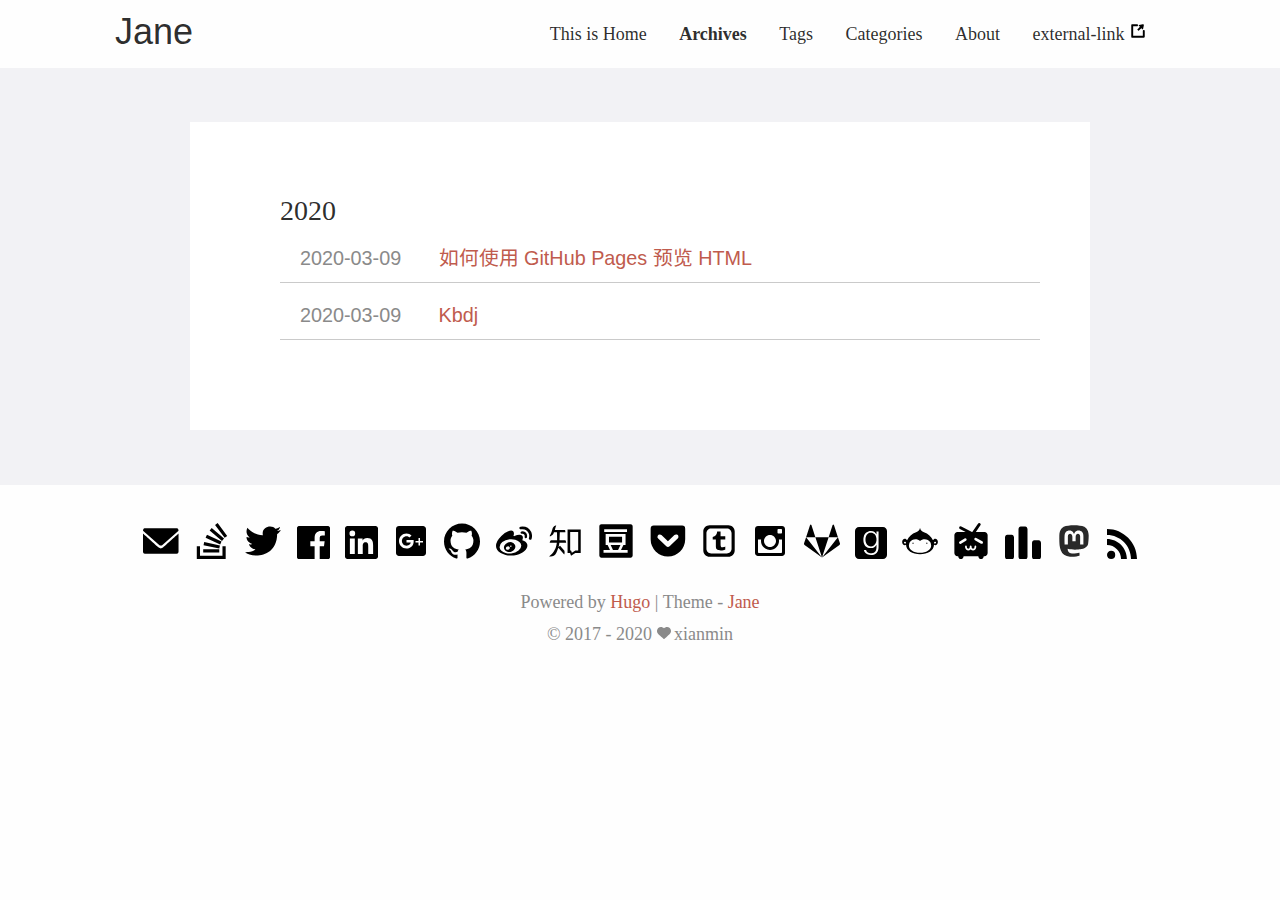
<file: post/index.html>
<!DOCTYPE html>
<html lang="zh-cn" itemscope itemtype="http://schema.org/WebPage">
<head>
  <meta charset="utf-8">
  <meta http-equiv="X-UA-Compatible" content="IE=edge">
  <title>归档 - 纸箱</title>
  

<meta name="renderer" content="webkit" />
<meta name="viewport" content="width=device-width, initial-scale=1, maximum-scale=1"/>

<meta name="MobileOptimized" content="width"/>
<meta name="HandheldFriendly" content="true"/>


<meta name="applicable-device" content="pc,mobile">

<meta name="theme-color" content="#f8f5ec" />
<meta name="msapplication-navbutton-color" content="#f8f5ec">
<meta name="apple-mobile-web-app-capable" content="yes">
<meta name="apple-mobile-web-app-status-bar-style" content="#f8f5ec">

<meta name="mobile-web-app-capable" content="yes">

<meta name="author" content="xianmin" />
  <meta name="description" content="Hugo theme jane example site." />
  <meta name="keywords" content="Hugo, theme, jane" />






<meta name="generator" content="Hugo 0.57.2" />


<link rel="canonical" href="http://localhost:1313/post/" />
<link href="/post/index.xml" rel="alternate" type="application/rss+xml" title="纸箱" />




<link rel="icon" href="/favicon.ico" />











<link rel="stylesheet" href="/sass/jane.min.af20b78e95c84de86b00a0242a4a77bd2601700e1b250edf27537d957ac0041d.css" integrity="sha256-ryC3jpXITehrAKAkKkp3vSYBcA4bJQ7fJ1N9lXrABB0=" media="screen" crossorigin="anonymous">





<meta property="og:title" content="Posts" />
<meta property="og:description" content="Hugo theme jane example site." />
<meta property="og:type" content="website" />
<meta property="og:url" content="http://localhost:1313/post/" />

<meta property="og:updated_time" content="2020-03-09T20:28:16+08:00" />
<meta itemprop="name" content="Posts">
<meta itemprop="description" content="Hugo theme jane example site.">

<meta name="twitter:card" content="summary"/>
<meta name="twitter:title" content="Posts"/>
<meta name="twitter:description" content="Hugo theme jane example site."/>

<!--[if lte IE 9]>
  <script src="https://cdnjs.cloudflare.com/ajax/libs/classlist/1.1.20170427/classList.min.js"></script>
<![endif]-->

<!--[if lt IE 9]>
  <script src="https://cdn.jsdelivr.net/npm/html5shiv@3.7.3/dist/html5shiv.min.js"></script>
  <script src="https://cdn.jsdelivr.net/npm/respond.js@1.4.2/dest/respond.min.js"></script>
<![endif]-->




</head>
<body>
  <div id="mobile-navbar" class="mobile-navbar">
  <div class="mobile-header-logo">
    <a href="/" class="logo">Jane</a>
  </div>
  <div class="mobile-navbar-icon">
    <span></span>
    <span></span>
    <span></span>
  </div>
</div>
<nav id="mobile-menu" class="mobile-menu slideout-menu">
  <ul class="mobile-menu-list">
    <li class="mobile-menu-item">
        
          
          
            <a class="menu-item-link" href="http://localhost:1313/">This is Home</a>
          
        
      </li><li class="mobile-menu-item">
        
          
          
            <a class="menu-item-link" href="http://localhost:1313/post/">Archives</a>
          
        
      </li><li class="mobile-menu-item">
        
          
          
            <a class="menu-item-link" href="http://localhost:1313/tags/">Tags</a>
          
        
      </li><li class="mobile-menu-item">
        
          
          
            <a class="menu-item-link" href="http://localhost:1313/categories/">Categories</a>
          
        
      </li><li class="mobile-menu-item">
        
          
          
            <a class="menu-item-link" href="http://localhost:1313/about/">About</a>
          
        
      </li><li class="mobile-menu-item">
        
          
          
            <a class="menu-item-link" href="https://gohugo.io" rel="noopener" target="_blank">
              external-link
              
              <i class="iconfont">
                <svg class="icon" viewBox="0 0 1024 1024" version="1.1"
  xmlns="http://www.w3.org/2000/svg" xmlns:xlink="http://www.w3.org/1999/xlink"
  width="18" height="18">
  <path d="M623.36 272.96 473.216 423.04C467.2 429.056 467.072 438.656 472.896 444.416c0 0-6.72-6.656 1.6 1.6C496.064 467.648 528.64 500.224 528.64 500.224 534.464 506.048 544 505.856 550.016 499.904l150.08-150.144 67.328 66.432c9.024 8.96 27.456 4.544 30.4-8.96 19.968-92.608 46.656-227.52 46.656-227.52 6.848-34.496-16.192-56.704-49.92-49.92 0 0-134.656 26.816-227.328 46.784C560.32 178.048 556.352 182.272 554.752 187.136c-3.2 6.208-3.008 14.208 3.776 20.992L623.36 272.96z"></path>
  <path d="M841.152 457.152c-30.528 0-54.784 24.512-54.784 54.656l0 274.752L237.696 786.56 237.696 237.696l206.016 0c6.656 0 10.752 0 13.248 0C487.68 237.696 512 213.184 512 182.848 512 152.32 487.36 128 456.96 128L183.04 128C153.216 128 128 152.576 128 182.848c0 3.136 0.256 6.272 0.768 9.28C128.256 195.136 128 198.272 128 201.408l0 639.488c0 0.064 0 0.192 0 0.256 0 0.128 0 0.192 0 0.32 0 30.528 24.512 54.784 54.784 54.784l646.976 0c6.592 0 9.728 0 11.712 0 28.736 0 52.928-22.976 54.464-51.968C896 843.264 896 842.304 896 841.344l0-20.352L896 561.408 896 512.128C896 481.792 871.424 457.152 841.152 457.152z"></path>
</svg>

              </i>
            </a>
          
        
      </li>
    

    
  </ul>
</nav>


  
    






  <link rel="stylesheet" href="/lib/photoswipe/photoswipe.min.css" />
  <link rel="stylesheet" href="/lib/photoswipe/default-skin/default-skin.min.css" />




<div class="pswp" tabindex="-1" role="dialog" aria-hidden="true">

<div class="pswp__bg"></div>

<div class="pswp__scroll-wrap">
    
    <div class="pswp__container">
      <div class="pswp__item"></div>
      <div class="pswp__item"></div>
      <div class="pswp__item"></div>
    </div>
    
    <div class="pswp__ui pswp__ui--hidden">
    <div class="pswp__top-bar">
      
      <div class="pswp__counter"></div>
      <button class="pswp__button pswp__button--close" title="Close (Esc)"></button>
      <button class="pswp__button pswp__button--share" title="Share"></button>
      <button class="pswp__button pswp__button--fs" title="Toggle fullscreen"></button>
      <button class="pswp__button pswp__button--zoom" title="Zoom in/out"></button>
      
      
      <div class="pswp__preloader">
        <div class="pswp__preloader__icn">
          <div class="pswp__preloader__cut">
            <div class="pswp__preloader__donut"></div>
          </div>
        </div>
      </div>
    </div>
    <div class="pswp__share-modal pswp__share-modal--hidden pswp__single-tap">
      <div class="pswp__share-tooltip"></div>
    </div>
    <button class="pswp__button pswp__button--arrow--left" title="Previous (arrow left)">
    </button>
    <button class="pswp__button pswp__button--arrow--right" title="Next (arrow right)">
    </button>
    <div class="pswp__caption">
      <div class="pswp__caption__center"></div>
    </div>
    </div>
    </div>
</div>

  

  

  

  <header id="header" class="header container">
    <div class="logo-wrapper">
  <a href="/" class="logo">
    
      Jane
    
  </a>
</div>

<nav class="site-navbar">
  <ul id="menu" class="menu">
    
    
        <li class="menu-item">
        
          
          
            <a class="menu-item-link" href="http://localhost:1313/">This is Home</a>
          

        

      </li>
    
        <li class="menu-item active">
        
          
          
            <a class="menu-item-link" href="http://localhost:1313/post/">Archives</a>
          

        

      </li>
    
        <li class="menu-item">
        
          
          
            <a class="menu-item-link" href="http://localhost:1313/tags/">Tags</a>
          

        

      </li>
    
        <li class="menu-item">
        
          
          
            <a class="menu-item-link" href="http://localhost:1313/categories/">Categories</a>
          

        

      </li>
    
        <li class="menu-item">
        
          
          
            <a class="menu-item-link" href="http://localhost:1313/about/">About</a>
          

        

      </li>
    
        <li class="menu-item">
        
          
          
            <a class="menu-item-link" href="https://gohugo.io" rel="noopener" target="_blank">
              external-link
              
              <i class="iconfont">
                <svg class="icon" viewBox="0 0 1024 1024" version="1.1"
  xmlns="http://www.w3.org/2000/svg" xmlns:xlink="http://www.w3.org/1999/xlink"
  width="18" height="18">
  <path d="M623.36 272.96 473.216 423.04C467.2 429.056 467.072 438.656 472.896 444.416c0 0-6.72-6.656 1.6 1.6C496.064 467.648 528.64 500.224 528.64 500.224 534.464 506.048 544 505.856 550.016 499.904l150.08-150.144 67.328 66.432c9.024 8.96 27.456 4.544 30.4-8.96 19.968-92.608 46.656-227.52 46.656-227.52 6.848-34.496-16.192-56.704-49.92-49.92 0 0-134.656 26.816-227.328 46.784C560.32 178.048 556.352 182.272 554.752 187.136c-3.2 6.208-3.008 14.208 3.776 20.992L623.36 272.96z"></path>
  <path d="M841.152 457.152c-30.528 0-54.784 24.512-54.784 54.656l0 274.752L237.696 786.56 237.696 237.696l206.016 0c6.656 0 10.752 0 13.248 0C487.68 237.696 512 213.184 512 182.848 512 152.32 487.36 128 456.96 128L183.04 128C153.216 128 128 152.576 128 182.848c0 3.136 0.256 6.272 0.768 9.28C128.256 195.136 128 198.272 128 201.408l0 639.488c0 0.064 0 0.192 0 0.256 0 0.128 0 0.192 0 0.32 0 30.528 24.512 54.784 54.784 54.784l646.976 0c6.592 0 9.728 0 11.712 0 28.736 0 52.928-22.976 54.464-51.968C896 843.264 896 842.304 896 841.344l0-20.352L896 561.408 896 512.128C896 481.792 871.424 457.152 841.152 457.152z"></path>
</svg>

              </i>
            </a>
          

        

      </li>
    

    
    

    
  </ul>
</nav>

  </header>

  <div id="mobile-panel">
    <main id="main" class="main bg-llight">
      <div class="content-wrapper">
        <div id="content" class="content container">
          
<section id="archive" class="archive">
    <div class="archive-title">
      <span class="archive-post-counter">
          共计 2 篇文章
      </span>
    </div>
    
      <div class="collection-title">
        <h2 class="archive-year">2020</h2>
      </div>

    <div class="archive-post">
      <time datetime="2020-03-09" class="archive-post-time">
        2020-03-09
      </time>
      <span class="archive-post-title">
        <a href="/post/%E5%A6%82%E4%BD%95%E4%BD%BF%E7%94%A8-github-pages-%E9%A2%84%E8%A7%88-html/" class="archive-post-link">
          如何使用 GitHub Pages 预览 HTML
        </a>
      </span>
    </div>
    

    <div class="archive-post">
      <time datetime="2020-03-09" class="archive-post-time">
        2020-03-09
      </time>
      <span class="archive-post-title">
        <a href="/post/kbdj/" class="archive-post-link">
          Kbdj
        </a>
      </span>
    </div></section>






  
  
  

  
  

  
  

  
  

  
  





        </div>
      </div>
    </main>

    <footer id="footer" class="footer">
      <div class="icon-links">
  
  
    <a href="mailto:your@email.com" rel="me noopener" class="iconfont"
      title="email" >
      <svg class="icon" viewBox="0 0 1451 1024" version="1.1"
  xmlns="http://www.w3.org/2000/svg" xmlns:xlink="http://www.w3.org/1999/xlink"
  width="36" height="36">
  <path d="M664.781909 681.472759 0 97.881301C0 3.997201 71.046997 0 71.046997 0L474.477909 0 961.649408 0 1361.641813 0C1361.641813 0 1432.688811 3.997201 1432.688811 97.881301L771.345323 681.472759C771.345323 681.472759 764.482731 685.154773 753.594283 688.65053L753.594283 688.664858C741.602731 693.493018 729.424896 695.068979 718.077952 694.839748 706.731093 695.068979 694.553173 693.493018 682.561621 688.664858L682.561621 688.65053C671.644501 685.140446 664.781909 681.472759 664.781909 681.472759L664.781909 681.472759ZM718.063616 811.603883C693.779541 811.016482 658.879232 802.205449 619.10784 767.734955 542.989056 701.759633 0 212.052267 0 212.052267L0 942.809523C0 942.809523 0 1024 83.726336 1024L682.532949 1024 753.579947 1024 1348.948139 1024C1432.688811 1024 1432.688811 942.809523 1432.688811 942.809523L1432.688811 212.052267C1432.688811 212.052267 893.138176 701.759633 817.019477 767.734955 777.248 802.205449 742.347691 811.03081 718.063616 811.603883L718.063616 811.603883Z"></path>
</svg>

    </a>
  
    <a href="http://localhost:1313" rel="me noopener" class="iconfont"
      title="stack-overflow"  target="_blank"
      >
      <svg class="icon" viewBox="0 0 1024 1024" version="1.1"
  xmlns="http://www.w3.org/2000/svg" xmlns:xlink="http://www.w3.org/1999/xlink"
  width="36" height="36">
  <path d="M809.714286 932.571429l-638.857143 0 0-274.285714-91.428571 0 0 365.714286 821.714286 0 0-365.714286-91.428571 0 0 274.285714zm-538.285714-299.428571l18.857143-89.714286 447.428571 94.285714-18.857143 89.142857zm58.857143-213.714286l38.285714-83.428571 414.285714 193.714286-38.285714 82.857143zm114.857143-203.428571l58.285714-70.285714 350.857143 293.142857-58.285714 70.285714zm226.857143-216l272.571429 366.285714-73.142857 54.857143-272.571429-366.285714zm-410.285714 840.571429l0-90.857143 457.142857 0 0 90.857143-457.142857 0z"></path>
</svg>

    </a>
  
    <a href="http://localhost:1313" rel="me noopener" class="iconfont"
      title="twitter"  target="_blank"
      >
      <svg class="icon" viewBox="0 0 1264 1024" version="1.1"
  xmlns="http://www.w3.org/2000/svg" xmlns:xlink="http://www.w3.org/1999/xlink"
  width="36" height="36">
  <path d="M1229.8616 18.043658c0 0-117.852626 63.135335-164.151872 67.344358-105.225559-164.151872-505.082682-92.598492-437.738325 223.078185C278.622548 312.675223 89.216542 47.506814 89.216542 47.506814s-117.852626 189.406006 75.762402 345.139833C127.097743 396.85567 55.544363 371.601535 55.544363 371.601535S26.081207 535.753407 253.368414 615.724832c-21.045112 29.463156-113.643603 8.418045-113.643603 8.418045s25.254134 143.10676 231.496229 180.987961c-143.10676 130.479693-387.230056 92.598492-370.393967 105.225559 206.242095 189.406006 1119.599946 231.496229 1128.01799-643.98042C1179.353331 249.539887 1263.533778 123.269217 1263.533778 123.269217s-130.479693 37.881201-138.897738 33.672179C1225.652577 98.015083 1229.8616 18.043658 1229.8616 18.043658"></path>
</svg>

    </a>
  
    <a href="http://localhost:1313" rel="me noopener" class="iconfont"
      title="facebook"  target="_blank"
      >
      <svg class="icon" style="" viewBox="0 0 1024 1024" version="1.1"
  xmlns="http://www.w3.org/2000/svg" xmlns:xlink="http://www.w3.org/1999/xlink"
  width="33" height="33">
  <path d="M965.7344 2.7648c14.848 0 28.2624 5.5296 40.2432 16.6912C1017.9584 30.5152 1024 43.52 1024 58.2656l0 910.2336c0 14.848-6.0416 27.7504-18.0224 38.8096C993.8944 1018.4704 980.48 1024 965.7344 1024L704.9216 1024 704.9216 629.9648l133.2224 0 19.456-155.4432-152.576 0L705.024 373.0432c0-50.688 25.9072-76.0832 77.7216-76.0832l80.4864 0L863.232 163.5328c-27.7504-5.4272-67.4816-8.192-119.296-8.192-59.1872 0-106.8032 18.0224-142.9504 54.0672C564.736 245.5552 546.7136 296.0384 546.7136 360.7552l0 113.7664L413.4912 474.5216l0 155.4432 133.2224 0L546.7136 1024 55.5008 1024c-14.848 0-27.7504-5.5296-38.8096-16.6912C5.5296 996.2496 0 983.3472 0 968.4992L0 58.2656C0 43.52 5.5296 30.5152 16.6912 19.456c11.0592-11.0592 24.064-16.6912 38.8096-16.6912L965.7344 2.7648z"></path>
</svg>

    </a>
  
    <a href="http://localhost:1313" rel="me noopener" class="iconfont"
      title="linkedin"  target="_blank"
      >
      <svg class="icon" viewBox="0 0 1024 1024" version="1.1"
  xmlns="http://www.w3.org/2000/svg" xmlns:xlink="http://www.w3.org/1999/xlink"
  width="33" height="33">
  <path d="M872.405333 872.618667h-151.637333v-237.610667c0-56.661333-1.152-129.578667-79.018667-129.578667-79.061333 0-91.136 61.653333-91.136 125.397334v241.792H398.976V384h145.664v66.602667h1.962667c20.352-38.4 69.845333-78.933333 143.786666-78.933334 153.642667 0 182.058667 101.12 182.058667 232.746667v268.202667zM227.712 317.141333a87.978667 87.978667 0 0 1-88.021333-88.106666 88.064 88.064 0 1 1 88.021333 88.106666z m76.032 555.477334H151.68V384h152.064v488.618667zM948.266667 0H75.562667C33.792 0 0 33.024 0 73.770667v876.458666C0 991.018667 33.792 1024 75.562667 1024h872.576C989.866667 1024 1024 991.018667 1024 950.229333V73.770667C1024 33.024 989.866667 0 948.138667 0h0.128z"></path>
</svg>

    </a>
  
    <a href="http://localhost:1313" rel="me noopener" class="iconfont"
      title="google"  target="_blank"
      >
      <svg class="icon" viewBox="0 0 1024 1024" version="1.1"
  xmlns="http://www.w3.org/2000/svg" xmlns:xlink="http://www.w3.org/1999/xlink"
  width="36" height="36">
  <path d="M853.333333 85.333333C900.266667 85.333333 938.666667 123.733333 938.666667 170.666667L938.666667 853.333333C938.666667 900.266667 900.266667 938.666667 853.333333 938.666667L170.666667 938.666667C123.733333 938.666667 85.333333 900.266667 85.333333 853.333333L85.333333 170.666667C85.333333 123.306667 123.733333 85.333333 170.666667 85.333333L853.333333 85.333333M853.333333 512 768 512 768 426.666667 725.333333 426.666667 725.333333 512 640 512 640 554.666667 725.333333 554.666667 725.333333 640 768 640 768 554.666667 853.333333 554.666667 853.333333 512M384 481.706667 384 554.666667 506.026667 554.666667C499.626667 584.96 469.333333 645.973333 384 645.973333 311.04 645.973333 253.013333 584.96 253.013333 512 253.013333 439.04 311.04 378.026667 384 378.026667 426.666667 378.026667 453.973333 396.373333 469.333333 411.306667L527.36 356.693333C490.666667 320 442.026667 298.666667 384 298.666667 264.96 298.666667 170.666667 392.96 170.666667 512 170.666667 631.04 264.96 725.333333 384 725.333333 506.026667 725.333333 588.373333 640 588.373333 517.973333 588.373333 503.04 588.373333 493.653333 584.96 481.706667L384 481.706667Z"></path>
</svg>

    </a>
  
    <a href="http://localhost:1313" rel="me noopener" class="iconfont"
      title="github"  target="_blank"
      >
      <svg class="icon" style="" viewBox="0 0 1024 1024" version="1.1"
  xmlns="http://www.w3.org/2000/svg" xmlns:xlink="http://www.w3.org/1999/xlink"
  width="36" height="36">
  <path d="M512 12.672c-282.88 0-512 229.248-512 512 0 226.261333 146.688 418.133333 350.08 485.76 25.6 4.821333 34.986667-11.008 34.986667-24.618667 0-12.16-0.426667-44.373333-0.64-87.04-142.421333 30.890667-172.458667-68.693333-172.458667-68.693333C188.672 770.986667 155.008 755.2 155.008 755.2c-46.378667-31.744 3.584-31.104 3.584-31.104 51.413333 3.584 78.421333 52.736 78.421333 52.736 45.653333 78.293333 119.850667 55.68 149.12 42.581333 4.608-33.109333 17.792-55.68 32.426667-68.48-113.706667-12.8-233.216-56.832-233.216-253.013333 0-55.893333 19.84-101.546667 52.693333-137.386667-5.76-12.928-23.04-64.981333 4.48-135.509333 0 0 42.88-13.738667 140.8 52.48 40.96-11.392 84.48-17.024 128-17.28 43.52 0.256 87.04 5.888 128 17.28 97.28-66.218667 140.16-52.48 140.16-52.48 27.52 70.528 10.24 122.581333 5.12 135.509333 32.64 35.84 52.48 81.493333 52.48 137.386667 0 196.693333-119.68 240-233.6 252.586667 17.92 15.36 34.56 46.762667 34.56 94.72 0 68.522667-0.64 123.562667-0.64 140.202666 0 13.44 8.96 29.44 35.2 24.32C877.44 942.592 1024 750.592 1024 524.672c0-282.752-229.248-512-512-512"></path>
</svg>

    </a>
  
    <a href="http://localhost:1313" rel="me noopener" class="iconfont"
      title="weibo"  target="_blank"
      >
      <svg class="icon" viewBox="0 0 1024 1024" version="1.1"
  xmlns="http://www.w3.org/2000/svg" xmlns:xlink="http://www.w3.org/1999/xlink"
  width="36" height="36">
  <path d="M385.714286 733.714286q12-19.428571 6.285714-39.428571t-25.714286-28.571429q-19.428571-8-41.714286-0.571429t-34.285714 26.285714q-12.571429 19.428571-7.428571 39.142857t24.571429 28.857143 42.571429 1.428571 35.714286-27.142857zm53.714286-69.142857q4.571429-7.428571 2-15.142857t-10-10.571429q-8-2.857143-16.285714 2.857143t-12.285714 10.571429q-9.714286 17.714286 7.428571 25.714286 8 2.857143 16.571429 2.857143t12.571429-10.571429zm99.428571 61.142857q-25.714286 58.285714-90.285714 85.714286t-128 6.857143q-61.142857-19.428571-84.285714-72.285714t3.714286-107.142857q26.857143-53.142857 86.571429-79.428571t120.285714-10.857143q63.428571 16.571429 90.571429 68.285714t1.428571 108.857143zm178.285714-91.428571q-5.142857-54.857143-50.857143-97.142857t-119.142857-62.285714-156.857143-12q-127.428571 13.142857-211.142857 80.857143t-75.714286 151.142857q5.142857 54.857143 50.857143 97.142857t119.142857 62.285714 156.857143 12q127.428571-13.142857 211.142857-80.857143t75.714286-151.142857zm176 2.285714q0 38.857143-21.142857 79.714286t-62.285714 78.285714-96.285714 67.142857-129.142857 47.428571-154.571429 17.714286-157.142857-19.142857-137.428571-53.142857-98-86.285714-37.142857-114q0-65.714286 39.714286-140t112.857143-147.428571q96.571429-96.571429 195.142857-134.857143t140.857143 4q37.142857 36.571429 11.428571 119.428571-2.285714 8-0.571429 11.428571t5.714286 4 8.285714 2.857143 7.714286-2l3.428571-1.142857q79.428571-33.714286 140.571429-33.714286t87.428571 34.857143q25.714286 36 0 101.714286-1.142857 7.428571-2.571429 11.428571t2.571429 7.142857 6.857143 4.285714 9.714286 3.428571q32.571429 10.285714 58.857143 26.857143t45.714286 46.571429 19.428571 66.571429zm-42.285714-356.571429q24 26.857143 31.142857 62t-3.714286 67.142857q-4.571429 13.142857-16.857143 19.428571t-25.428571 2.285714q-13.142857-4.571429-19.428571-16.857143t-2.285714-25.428571q11.428571-36-13.714286-63.428571t-61.142857-20q-13.714286 2.857143-25.714286-4.571429t-14.285714-21.142857q-2.857143-13.714286 4.571429-25.428571t21.142857-14.571429q34.285714-7.428571 68 3.142857t57.714286 37.428571zm103.428571-93.142857q49.714286 54.857143 64.285714 127.142857t-7.714286 138q-5.142857 15.428571-19.428571 22.857143t-29.714286 2.285714-22.857143-19.428571-2.857143-29.714286q16-46.857143 5.714286-98.285714t-45.714286-90.285714q-35.428571-39.428571-84.571429-54.571429t-98.857143-4.857143q-16 3.428571-29.714286-5.428571t-17.142857-24.857143 5.428571-29.428571 24.857143-16.857143q70.285714-14.857143 139.428571 6.571429t118.857143 76.857143z"></path>
</svg>

    </a>
  
    <a href="http://localhost:1313" rel="me noopener" class="iconfont"
      title="zhihu"  target="_blank"
      >
      <svg class="icon" viewBox="0 0 1024 1024" version="1.1"
  xmlns="http://www.w3.org/2000/svg" xmlns:xlink="http://www.w3.org/1999/xlink"
  width="36" height="36">
  <path d="M351.791182 562.469462l192.945407 0c0-45.367257-21.3871-71.939449-21.3871-71.939449L355.897709 490.530013c3.977591-82.182744 7.541767-187.659007 8.816806-226.835262l159.282726 0c0 0-0.86367-67.402109-18.578124-67.402109s-279.979646 0-279.979646 0 16.850783-88.141456 39.318494-127.053698c0 0-83.60514-4.510734-112.121614 106.962104S81.344656 355.077018 76.80834 367.390461c-4.536316 12.313443 24.62791 5.832845 36.941354 0 12.313443-5.832845 68.050885-25.924439 84.252893-103.69571l86.570681 0c1.165546 49.28652 4.596691 200.335724 3.515057 226.835262L109.86113 490.530013c-25.275663 18.147312-33.701566 71.939449-33.701566 71.939449L279.868105 562.469462c-8.497535 56.255235-23.417339 128.763642-44.275389 167.210279-33.05279 60.921511-50.55235 116.65793-169.802314 212.576513 0 0-19.442818 14.257725 40.829917 9.073656 60.273758-5.185093 117.305683-20.739347 156.840094-99.807147 20.553105-41.107233 41.805128-93.250824 58.386782-146.138358l-0.055259 0.185218 167.855986 193.263655c0 0 22.035876-51.847855 5.832845-108.880803L371.045711 650.610918l-42.1244 31.157627-0.045025 0.151449c11.69946-41.020252 20.11206-81.5749 22.726607-116.858498C351.665315 564.212152 351.72876 563.345412 351.791182 562.469462z"></path>
  <path d="M584.918753 182.033893l0 668.840094 70.318532 0 28.807093 80.512708 121.875768-80.512708 153.600307 0L959.520453 182.033893 584.918753 182.033893zM887.150192 778.934538l-79.837326 0-99.578949 65.782216-23.537066-65.782216-24.855084 0L659.341766 256.673847l227.807403 0L887.149169 778.934538z"></path>
</svg>

    </a>
  
    <a href="http://localhost:1313" rel="me noopener" class="iconfont"
      title="douban"  target="_blank"
      >
      <svg class="icon" style="" viewBox="0 0 1024 1024" version="1.1"
  xmlns="http://www.w3.org/2000/svg" xmlns:xlink="http://www.w3.org/1999/xlink"
  width="36" height="36">
  <path d="M926.917973 37.80608C959.65184 37.80608 986.19392 64.34816 986.19392 97.082027L986.19392 926.917973C986.19392 959.65184 959.65184 986.19392 926.917973 986.19392L97.082027 986.19392C64.34816 986.19392 37.80608 959.65184 37.80608 926.917973L37.80608 97.082027C37.80608 64.34816 64.34816 37.80608 97.082027 37.80608zM176.653653 176.19968 176.653653 252.678827 825.658027 252.678827 825.658027 176.19968zM217.719467 316.146347 217.719467 628.08064 273.524053 628.08064 341.292373 770.39616 157.259093 770.39616 157.259093 845.417813 842.949973 845.417813 842.949973 770.39616 654.226773 770.39616 722.899627 628.08064 783.67744 628.08064 783.67744 316.146347zM684.885333 392.891733 684.885333 553.987413 312.576 553.987413 312.576 392.891733zM570.770773 770.39616 426.653013 770.39616 359.621973 628.08064 639.443627 628.08064z"></path>
</svg>

    </a>
  
    <a href="http://localhost:1313" rel="me noopener" class="iconfont"
      title="pocket"  target="_blank"
      >
      <svg class="icon" viewBox="0 0 1024 1024" version="1.1"
  xmlns="http://www.w3.org/2000/svg" xmlns:xlink="http://www.w3.org/1999/xlink"
  width="36" height="36">
  <path d="M912.569234 73.142857a88.429714 88.429714 0 0 1 88.576 89.161143v296.557714C1001.145234 732.562286 782.301806 950.857143 510.28352 950.857143A489.837714 489.837714 0 0 1 18.288091 458.861714V162.304A90.002286 90.002286 0 0 1 107.449234 73.142857h805.156572z m-402.285714 608a68.388571 68.388571 0 0 0 46.848-18.870857l230.838857-221.696a68.022857 68.022857 0 0 0 21.138286-48.566857 67.547429 67.547429 0 0 0-114.285714-48.566857l-184.576 177.152-184.576-177.152a67.328 67.328 0 0 0-46.299429-18.870857 67.547429 67.547429 0 0 0-46.884571 116.004571l231.424 221.696c11.995429 11.995429 29.147429 18.870857 46.299428 18.870857z"></path>
</svg>

    </a>
  
    <a href="http://localhost:1313" rel="me noopener" class="iconfont"
      title="tumblr"  target="_blank"
      >
      <svg class="icon" viewBox="0 0 1024 1024" version="1.1"
  xmlns="http://www.w3.org/2000/svg" xmlns:xlink="http://www.w3.org/1999/xlink"
  width="36" height="36">
  <path d="M556.716946 378.027729l133.939525 0 0 89.307002L556.716946 467.334731 556.716946 601.318258c0 58.898435 8.290827 92.557022 53.140291 89.809445 10.382465-0.677429 22.25077-1.855254 35.687804-5.586229 13.437034-3.729951 24.257473-7.458879 32.372292-11.190877l12.739139-5.606695 0 82.546018c-3.403516 2.070148-8.463766 4.820796-15.007809 8.048303-6.631024 3.338025-21.029966 7.656377-43.016723 13.045107-21.988804 5.41022-44.937468 8.070816-68.844971 8.070816-51.395554 0-89.177042-10.994402-113.608477-33.17968-24.343431-22.097274-27.572986-56.147788-27.572986-101.195773L422.605505 467.334731l-89.263 0-0.435928-66.64077c38.480406-12.369725 67.798129-29.734208 88.128153-52.114938 20.332071-22.273283 33.333176-57.021691 38.829354-104.22783l96.853885-0.393973L556.717969 378.027729zM958.70846 243.958244l0 536.105001c0 98.730629-80.013335 178.722474-178.615027 178.722474L243.991502 958.785719c-98.774631 0-178.700985-79.991846-178.700985-178.722474L65.290517 243.958244c0-98.642624 79.925331-178.744987 178.700985-178.744987l536.102954 0C878.695125 65.213257 958.70846 145.31562 958.70846 243.958244zM869.44546 288.612257c0-74.015737-60.033281-133.961014-134.027529-133.961014L288.667004 154.651242c-73.994248 0-134.115534 59.945277-134.115534 133.961014l0 446.775486c0 74.015737 60.121286 133.983527 134.115534 133.983527l446.750927 0c73.994248 0 134.027529-59.96779 134.027529-133.983527L869.44546 288.612257z"></path>
</svg>

    </a>
  
    <a href="http://localhost:1313" rel="me noopener" class="iconfont"
      title="instagram"  target="_blank"
      >
      <svg class="icon" viewBox="0 0 1024 1024" version="1.1"
  xmlns="http://www.w3.org/2000/svg" xmlns:xlink="http://www.w3.org/1999/xlink"
  width="36" height="36">
  <path d="M853.333333 277.333333C853.333333 289.28 843.946667 298.666667 832 298.666667L746.666667 298.666667C734.72 298.666667 725.333333 289.28 725.333333 277.333333L725.333333 192C725.333333 180.053333 734.72 170.666667 746.666667 170.666667L832 170.666667C843.946667 170.666667 853.333333 180.053333 853.333333 192M192 853.333333C180.053333 853.333333 170.666667 843.946667 170.666667 832L170.666667 469.333333 259.84 469.333333C257.28 482.986667 256 497.493333 256 512 256 653.226667 370.773333 768 512 768 653.226667 768 768 653.226667 768 512 768 497.493333 766.293333 482.986667 764.16 469.333333L853.333333 469.333333 853.333333 832C853.333333 843.946667 843.946667 853.333333 832 853.333333M512 341.333333C606.293333 341.333333 682.666667 417.706667 682.666667 512 682.666667 606.293333 606.293333 682.666667 512 682.666667 417.706667 682.666667 341.333333 606.293333 341.333333 512 341.333333 417.706667 417.706667 341.333333 512 341.333333M853.333333 85.333333 170.666667 85.333333C123.306667 85.333333 85.333333 123.306667 85.333333 170.666667L85.333333 853.333333C85.333333 900.266667 123.733333 938.666667 170.666667 938.666667L853.333333 938.666667C900.266667 938.666667 938.666667 900.266667 938.666667 853.333333L938.666667 170.666667C938.666667 123.306667 900.266667 85.333333 853.333333 85.333333Z"></path>
</svg>

    </a>
  
    <a href="http://localhost:1313" rel="me noopener" class="iconfont"
      title="gitlab"  target="_blank"
      >
      <svg class="icon" style="" viewBox="0 0 1024 1024" version="1.1"
  xmlns="http://www.w3.org/2000/svg" xmlns:xlink="http://www.w3.org/1999/xlink"
  width="36" height="36">
  <path d="M59.544137 403.419429L512.115566 983.405714 16.09728 623.396571a39.936 39.936 0 0 1-14.299429-43.995428l57.709715-176.018286z m264.009143 0h377.161143L512.152137 983.405714zM210.40128 53.723429l113.152 349.696H59.544137l113.152-349.696a20.041143 20.041143 0 0 1 37.705143 0z m754.285714 349.696l57.709715 176.018285a39.862857 39.862857 0 0 1-14.299429 43.995429l-496.018286 360.009143 452.571429-579.986286z m0 0h-264.009143l113.152-349.696a20.041143 20.041143 0 0 1 37.705143 0z"></path>
</svg>

    </a>
  
    <a href="http://localhost:1313" rel="me noopener" class="iconfont"
      title="goodreads"  target="_blank"
      >
      <svg viewBox="0 0 128 128" version="1.1"
  width="32" height="32">
  <path d="M 85.685714,45.48571 C 87.142857,56.14286 84.342857,68.05714 75.428571,74.25714 69.057143,78.68571 60.342857,78.28571 55.2,75.88571 44.6,70.94286 41.057143,59.14286 41.828571,48.11429 c 1.228572,-17.4 11.685715,-25.11429 21.514286,-25 13.4,-0.0571 20.514286,9.08571 22.342857,22.37142 z M 128,16 v 96 c 0,8.82857 -7.17143,16 -16,16 H 16 C 7.1714286,128 0,120.82857 0,112 V 16 C 0,7.17143 7.1714286,0 16,0 h 96 c 8.82857,0 16,7.17143 16,16 z M 94.285714,80.34286 c 0,0 -0.02857,-9.71429 -0.02857,-62.08572 H 85.97143 V 29.77143 C 85.742858,29.85713 85.628572,29.62857 85.514287,29.42857 82.771429,23.51429 75.257143,16.2 63.8,16.28571 48.971429,16.4 38.885714,25.2 35.057143,38.51429 33.828571,42.77143 33.4,47.11429 33.485714,51.54286 33.971429,73.8 46.371429,85.2 65.6,84.45714 73.857143,84.14286 81.171429,79.6 85.314286,71.54286 85.457143,71.25714 85.628571,71 85.8,70.71429 c 0.05714,0.0286 0.114286,0.0286 0.171429,0.0571 0.08571,1.08571 0.05714,8.77143 0.02857,9.85714 -0.05714,4.22857 -0.571429,8.42857 -2.057143,12.42857 -2.228571,6 -6.371428,9.91429 -12.714286,11.28572 -5.085714,1.11428 -10.171428,1.08571 -15.2,-0.34286 C 49.885714,102.25714 45.6,98.57143 44.285714,92.05714 44.2,91.6 43.914286,91.68571 43.628571,91.68571 H 35.971429 C 36.2,94.71429 36.885714,97.48571 38.4,100.02857 45.314286,111.6 62.028571,113.88571 75.028571,110.71429 89.285714,107.2 94.257143,95.02857 94.285714,80.34286 Z" />
</svg>

    </a>
  
    <a href="http://localhost:1313" rel="me noopener" class="iconfont"
      title="coding"  target="_blank"
      >
      <svg class="icon" style="" viewBox="0 0 1024 1024" version="1.1"
  width="36" height="36">
  <path
      d="m 313.5359,557.51414 c 9.229,0 16.57801,8.88719 16.57801,19.99616 0,11.10899 -7.34901,19.99617 -16.57801,19.99617 -9.229,0 -16.57801,-8.88718 -16.57801,-19.99617 0,-11.10897 7.34901,-19.99616 16.57801,-19.99616 z m 393.7706,0 c 9.22899,0 16.57802,8.88719 16.57802,19.99616 0,11.10899 -7.34903,19.99617 -16.57802,19.99617 -9.229,0 -16.57802,-8.88718 -16.57802,-19.99617 0,-11.10897 7.34902,-19.99616 16.57802,-19.99616 z"
      id="path6"/>
  <path
      d="m 945.8932,448.98796 c -27.17427,0 -51.1013,17.26164 -64.43208,43.23957 C 836.17066,393.44306 741.8298,302.00762 625.27096,264.23708 562.37704,239.1137 518.28294,190.57601 512.8139,134.17657 507.34486,190.74691 463.25077,239.1137 400.35685,264.23708 283.79802,301.83671 189.45714,393.44306 144.16669,492.22753 130.83591,466.2496 107.07979,448.98796 79.734607,448.98796 c -41.701401,0 -75.541066,40.84686 -75.541066,91.26454 0,50.41768 33.839665,91.26454 75.541066,91.26454 12.64715,0 24.610663,-3.75996 35.206923,-10.42536 3.58906,163.55837 180.30728,269.69186 397.87237,270.03367 217.5651,-0.34181 394.28332,-106.4753 397.87238,-270.03367 10.42535,6.6654 22.55977,10.42536 35.20692,10.42536 41.7014,0 75.541,-40.84686 75.541,-91.26454 0.171,-50.41768 -33.6687,-91.26454 -75.541,-91.26454 z M 114.2579,568.79403 c -3.58906,13.15987 -19.312535,18.79981 -35.206921,12.47625 -15.894385,-6.15267 -25.977916,-21.87616 -22.388867,-35.03602 3.58906,-13.15987 19.312533,-18.79981 35.206919,-12.47624 15.894389,6.15267 25.807019,21.87614 22.388869,35.03601 z m 398.556,276.69904 C 338.31748,845.15126 196.97707,762.603 196.97707,644.33509 c 0,-2.56361 0.1709,-4.95631 0.1709,-7.34902 0,-0.85453 0,-1.53817 0.17092,-2.3927 0.1709,-1.70908 0.34181,-3.41814 0.34181,-4.95631 0.1709,-2.22179 0.51273,-4.44359 0.85454,-6.6654 0,-0.1709 0,-0.51271 0.1709,-0.68362 3.58906,-23.2434 12.47624,-58.79214 26.14883,-79.13012 32.64331,-47.51224 90.92273,-78.9592 157.23479,-78.9592 51.1013,0 97.41721,18.79981 130.91506,49.05041 33.49784,-30.2506 79.64283,-49.05041 130.91504,-49.05041 66.48298,0 124.59148,31.61786 157.23479,78.9592 13.67259,20.50889 22.55977,55.88672 26.14883,79.13012 0,0.17091 0,0.51272 0.17091,0.68362 0.34182,2.22181 0.51272,4.44361 0.85453,6.6654 0.17091,1.70907 0.34181,3.24723 0.34181,4.95631 0,0.85453 0.17092,1.53817 0.17092,2.3927 0.17091,2.39271 0.17091,4.95631 0.17091,7.34902 C 828.82165,762.603 687.48124,845.15126 512.8139,845.49307 Z M 946.74774,581.27028 c -15.89439,6.15265 -31.61787,0.68362 -35.20692,-12.47625 -3.58906,-13.15987 6.49448,-28.88334 22.38887,-35.03601 15.89438,-6.15267 31.61786,-0.68363 35.20692,12.47624 3.41815,12.98896 -6.49448,28.71243 -22.38887,35.03602 z"
      id="path8"/>
</svg>

    </a>
  
    <a href="http://localhost:1313" rel="me noopener" class="iconfont"
      title="bilibili"  target="_blank"
      >
      <svg
  class="icon" style="" viewBox="0 0 1024 1024" version="1.1" width="36"
  height="36" id="svg8">
  <path
      style=""
      d="M 744.60599,0.00486267 A 41.779915,41.779915 0 0 0 710.4184,18.673394 L 548.5048,255.32642 h -11.70046 a 41.779915,41.779915 0 0 0 -10.80295,-7.84928 L 235.66,97.084498 a 41.779915,41.779915 0 0 0 -20.07193,-4.960864 41.779915,41.779915 0 0 0 -18.3748,79.145436 L 359.4859,255.32642 H 128.16909 c -49.458302,0 -89.27932,39.82105 -89.27932,89.27932 v 508.65224 c 0,49.4583 39.821018,89.27934 89.27932,89.27934 h 19.48445 C 149.12802,984.5043 179.92773,1024 224.79179,1024 c 44.86407,0 75.66379,-39.4957 77.13826,-81.46268 H 719.98116 C 721.45559,984.5043 752.25533,1024 797.1194,1024 c 44.86406,0 75.6638,-39.4957 77.13824,-81.46268 h 21.57323 c 49.45831,0 89.27936,-39.82104 89.27936,-89.27934 V 344.60574 c 0,-49.45827 -39.82105,-89.27932 -89.27936,-89.27932 H 649.74567 L 779.38103,65.866924 A 41.779915,41.779915 0 0 0 744.60599,0.00486267 Z M 644.49108,418.70871 c 6.29985,0.21538 12.44451,2.01107 17.86888,5.22196 l 171.36218,98.10771 c 18.23417,10.21935 24.63334,33.34627 14.24614,51.48533 -10.38726,18.13909 -33.57344,24.32718 -51.61587,13.77296 L 624.9903,489.18895 c -15.21356,-8.41858 -22.66871,-26.1765 -18.03211,-42.93436 4.63664,-16.75784 20.15573,-28.14465 37.53289,-27.54588 z M 350.2006,432.31846 c 16.89952,0.0317 31.69582,11.33328 36.17844,27.62747 4.48262,16.2942 -2.44981,33.57765 -16.95507,42.24898 l -140.7157,86.91312 c -17.68528,11.18244 -41.09629,5.77692 -52.08912,-12.02686 -10.99282,-17.80373 -5.33855,-41.15658 12.58167,-51.95857 L 329.9002,438.2095 c 6.0643,-3.86439 13.10951,-5.90891 20.3004,-5.89104 z M 501.605,641.53985 c 3.75002,-0.15248 7.48645,0.53903 10.93349,2.0235 0.15842,0.0637 0.31618,0.12888 0.47325,0.19582 0.59328,0.27092 1.17574,0.56489 1.74609,0.88121 0.15868,0.0854 0.31643,0.17233 0.47325,0.2611 0.55694,0.32165 1.10131,0.66458 1.63185,1.02807 0.16455,0.1123 0.32777,0.2265 0.48956,0.34269 0.50382,0.36781 0.99371,0.75428 1.46868,1.15864 0.18724,0.15504 0.37218,0.31282 0.55484,0.47323 0.43271,0.38784 0.8518,0.79061 1.25653,1.20756 0.15449,0.16114 0.30679,0.32437 0.45693,0.48959 0.40798,0.44266 0.79989,0.89988 1.17494,1.37076 0.17799,0.22544 0.35205,0.45395 0.5222,0.68538 0.25932,0.34701 0.50964,0.70071 0.75064,1.06071 0.26712,0.39516 0.52286,0.79784 0.76699,1.20757 0.16907,0.29043 0.33231,0.58424 0.48957,0.88123 0.21836,0.41297 0.42513,0.83199 0.62009,1.25653 0.14836,0.32333 0.28983,0.64976 0.42429,0.97911 0.21319,0.51552 0.40915,1.03801 0.58747,1.5666 0.0677,0.19499 0.13296,0.39085 0.19582,0.58748 0.18652,0.60823 0.34984,1.22334 0.48957,1.84399 0.0397,0.16277 0.0779,0.32601 0.11423,0.48957 0.1436,0.69112 0.25788,1.38801 0.34269,2.08877 0.005,0.0381 0.0111,0.0761 0.0163,0.11424 0.0857,0.78056 0.13474,1.56471 0.14687,2.34988 0.005,0.0543 0.0111,0.10879 0.0163,0.1632 0,0 -0.008,1.12132 0,1.45234 0,0 -0.14697,17.84761 5.89102,34.12231 3.01902,8.13734 7.33278,15.10615 12.61433,19.61501 5.28157,4.50889 11.42894,7.62081 23.64572,7.62081 12.2168,0 18.36416,-3.11192 23.64573,-7.62081 5.28154,-4.50886 9.5953,-11.47767 12.6143,-19.61501 6.03799,-16.2747 5.89103,-34.12231 5.89103,-34.12231 -0.44885,-13.87045 10.45922,-25.46302 24.3311,-25.86506 13.87189,-0.40201 25.42828,10.53953 25.78348,24.41272 0,0 1.11929,25.7226 -9.00791,53.01927 -5.06359,13.64832 -13.1986,28.46036 -27.05631,40.29073 -13.85772,11.83039 -33.5454,19.63135 -56.20142,19.63135 -22.65603,0 -42.34371,-7.80096 -56.20141,-19.63135 -4.1801,-3.56856 -7.78733,-7.42433 -10.99878,-11.42303 -3.21235,4.00037 -6.81703,7.85309 -10.99876,11.42303 -13.85773,11.83039 -33.5454,19.63135 -56.20144,19.63135 -22.65601,0 -42.3437,-7.80096 -56.2014,-19.63135 -13.85775,-11.83037 -21.99272,-26.64241 -27.05632,-40.29073 -10.12725,-27.29667 -9.00789,-53.01928 -9.00789,-53.01927 0.20714,-13.83687 11.58744,-24.88848 25.42444,-24.69013 14.1263,0.19991 25.2971,12.0278 24.69011,26.14247 0,0 -0.14697,17.84761 5.89103,34.12231 3.01902,8.13734 7.31646,15.10615 12.598,19.61501 5.28155,4.50889 11.44526,7.62081 23.66203,7.62081 12.21681,0 18.36418,-3.11192 23.64573,-7.62081 5.28154,-4.50886 9.57899,-11.47767 12.598,-19.61501 5.76352,-15.53489 5.89112,-32.05691 5.89103,-33.56746 0.006,-0.37466 0.0111,-1.05336 0.0163,-1.20759 -0.0117,-0.74583 0.0105,-1.49177 0.0652,-2.23565 0.009,-0.15784 0.0204,-0.31561 0.0327,-0.47324 0.14204,-1.56859 0.43163,-3.12027 0.86487,-4.63449 0.0213,-0.0763 0.0433,-0.15244 0.0652,-0.22848 3.0335,-10.25748 12.24157,-17.46007 22.92769,-17.93417 z"
      id="rect824"/>
</svg>

    </a>
  
    <a href="http://localhost:1313" rel="me noopener" class="iconfont"
      title="codeforces"  target="_blank"
      >
      <svg width="36" height="36" class="icon" style="" version="1.1" viewBox="0 0 1024 1024">
<path d="M 192 334.2 C 227.3 334.2 256 369.2 256 412.4 v 547.5 C 256 1003.2 227.3 1038.2 192 1038.2 H 64 C 28.7 1038.2 0 1003.2 0 960 V 412.4 C 0 369.2 28.7 334.2 64 334.2 h 128 z m 384 -234.7 C 611.3 99.6 640 134.5 640 177.8 v 782.2 C 640 1003.2 611.3 1038.2 576 1038.2 H 448 C 412.7 1038.2 384 1003.2 384 960 V 177.8 C 384 134.5 412.7 99.6 448 99.6 h 128 z m 384 391.1 C 995.3 490.6 1024 525.7 1024 568.9 v 391.1 C 1024 1003.2 995.3 1038.2 960 1038.2 h -128 C 796.7 1038.2 768 1003.2 768 960 V 568.9 C 768 525.7 796.7 490.6 832 490.6 h 128 z" />
</svg>

    </a>
  
    <a href="http://localhost:1313" rel="me noopener" class="iconfont"
      title="mastodon"  target="_blank"
      >
      <svg class="icon" style="" viewBox="0 0 448 512" version="1.1"
  xmlns="http://www.w3.org/2000/svg" xmlns:xlink="http://www.w3.org/1999/xlink"
  width="36" height="36"><path fill="currentColor" d="M433 179.11c0-97.2-63.71-125.7-63.71-125.7-62.52-28.7-228.56-28.4-290.48 0 0 0-63.72 28.5-63.72 125.7 0 115.7-6.6 259.4 105.63 289.1 40.51 10.7 75.32 13 103.33 11.4 50.81-2.8 79.32-18.1 79.32-18.1l-1.7-36.9s-36.31 11.4-77.12 10.1c-40.41-1.4-83-4.4-89.63-54a102.54 102.54 0 0 1-.9-13.9c85.63 20.9 158.65 9.1 178.75 6.7 56.12-6.7 105-41.3 111.23-72.9 9.8-49.8 9-121.5 9-121.5zm-75.12 125.2h-46.63v-114.2c0-49.7-64-51.6-64 6.9v62.5h-46.33V197c0-58.5-64-56.6-64-6.9v114.2H90.19c0-122.1-5.2-147.9 18.41-175 25.9-28.9 79.82-30.8 103.83 6.1l11.6 19.5 11.6-19.5c24.11-37.1 78.12-34.8 103.83-6.1 23.71 27.3 18.4 53 18.4 175z"></path></svg>
    </a>


<a href="http://localhost:1313/index.xml" rel="noopener alternate" type="application/rss&#43;xml"
    class="iconfont" title="rss" target="_blank">
    <svg class="icon" viewBox="0 0 1024 1024" version="1.1"
  xmlns="http://www.w3.org/2000/svg" xmlns:xlink="http://www.w3.org/1999/xlink"
  width="30" height="30">
  <path d="M819.157333 1024C819.157333 574.592 449.408 204.8 0 204.8V0c561.706667 0 1024 462.293333 1024 1024h-204.842667zM140.416 743.04a140.8 140.8 0 0 1 140.501333 140.586667A140.928 140.928 0 0 1 140.074667 1024C62.72 1024 0 961.109333 0 883.626667s62.933333-140.544 140.416-140.586667zM678.784 1024h-199.04c0-263.210667-216.533333-479.786667-479.744-479.786667V345.173333c372.352 0 678.784 306.517333 678.784 678.826667z"></path>
</svg>

  </a>
   
</div>

<div class="copyright">
  <span class="power-by">
    Powered by <a class="hexo-link" href="https://gohugo.io">Hugo</a>
  </span>
  <span class="division">|</span>
  <span class="theme-info">
    Theme - <a class="theme-link" href="https://github.com/xianmin/hugo-theme-jane">Jane</a>
  </span>

  <span class="copyright-year">
    &copy;
    
      2017 -
    2020
    <span class="heart">
      
      <i class="iconfont">
        <svg class="icon" viewBox="0 0 1025 1024" version="1.1"
  xmlns="http://www.w3.org/2000/svg" xmlns:xlink="http://www.w3.org/1999/xlink"
  width="14" height="14">
  <path d="M1000.1 247.9c-15.5-37.3-37.6-70.6-65.7-98.9-54.4-54.8-125.8-85-201-85-85.7 0-166 39-221.4 107.4C456.6 103 376.3 64 290.6 64c-75.1 0-146.5 30.4-201.1 85.6-28.2 28.5-50.4 61.9-65.8 99.3-16 38.8-24 79.9-23.6 122.2 0.7 91.7 40.1 177.2 108.1 234.8 3.1 2.6 6 5.1 8.9 7.8 14.9 13.4 58 52.8 112.6 102.7 93.5 85.5 209.9 191.9 257.5 234.2 7 6.1 15.8 9.5 24.9 9.5 9.2 0 18.1-3.4 24.9-9.5 34.5-30.7 105.8-95.9 181.4-165 74.2-67.8 150.9-138 195.8-178.2 69.5-57.9 109.6-144.4 109.9-237.3 0.1-42.5-8-83.6-24-122.2z"
   fill="#8a8a8a"></path>
</svg>

      </i>
    </span><span class="author">
        xianmin
        
      </span></span>

  
  

  
</div>

    </footer>

    <div class="back-to-top" id="back-to-top">
      <i class="iconfont">
        
        <svg class="icon" viewBox="0 0 1024 1024" version="1.1"
  xmlns="http://www.w3.org/2000/svg" xmlns:xlink="http://www.w3.org/1999/xlink"
  width="35" height="35">
  <path d="M510.866688 227.694839 95.449397 629.218702l235.761562 0-2.057869 328.796468 362.40389 0L691.55698 628.188232l241.942331-3.089361L510.866688 227.694839zM63.840492 63.962777l894.052392 0 0 131.813095L63.840492 195.775872 63.840492 63.962777 63.840492 63.962777zM63.840492 63.962777"></path>
</svg>

      </i>
    </div>
  </div>
  
<script type="text/javascript" src="/lib/jquery/jquery-3.2.1.min.js"></script>
  <script type="text/javascript" src="/lib/slideout/slideout-1.0.1.min.js"></script>




<script type="text/javascript" src="/js/main.638251f4230630f0335d8c6748e53a96f94b72670920b60c09a56fdc8bece214.js" integrity="sha256-Y4JR9CMGMPAzXYxnSOU6lvlLcmcJILYMCaVv3Ivs4hQ=" crossorigin="anonymous"></script>












  
    <script type="text/javascript" src="/js/load-photoswipe.js"></script>
    <script type="text/javascript" src="/lib/photoswipe/photoswipe.min.js"></script>
    <script type="text/javascript" src="/lib/photoswipe/photoswipe-ui-default.min.js"></script>
  















</body>
</html>
</file>
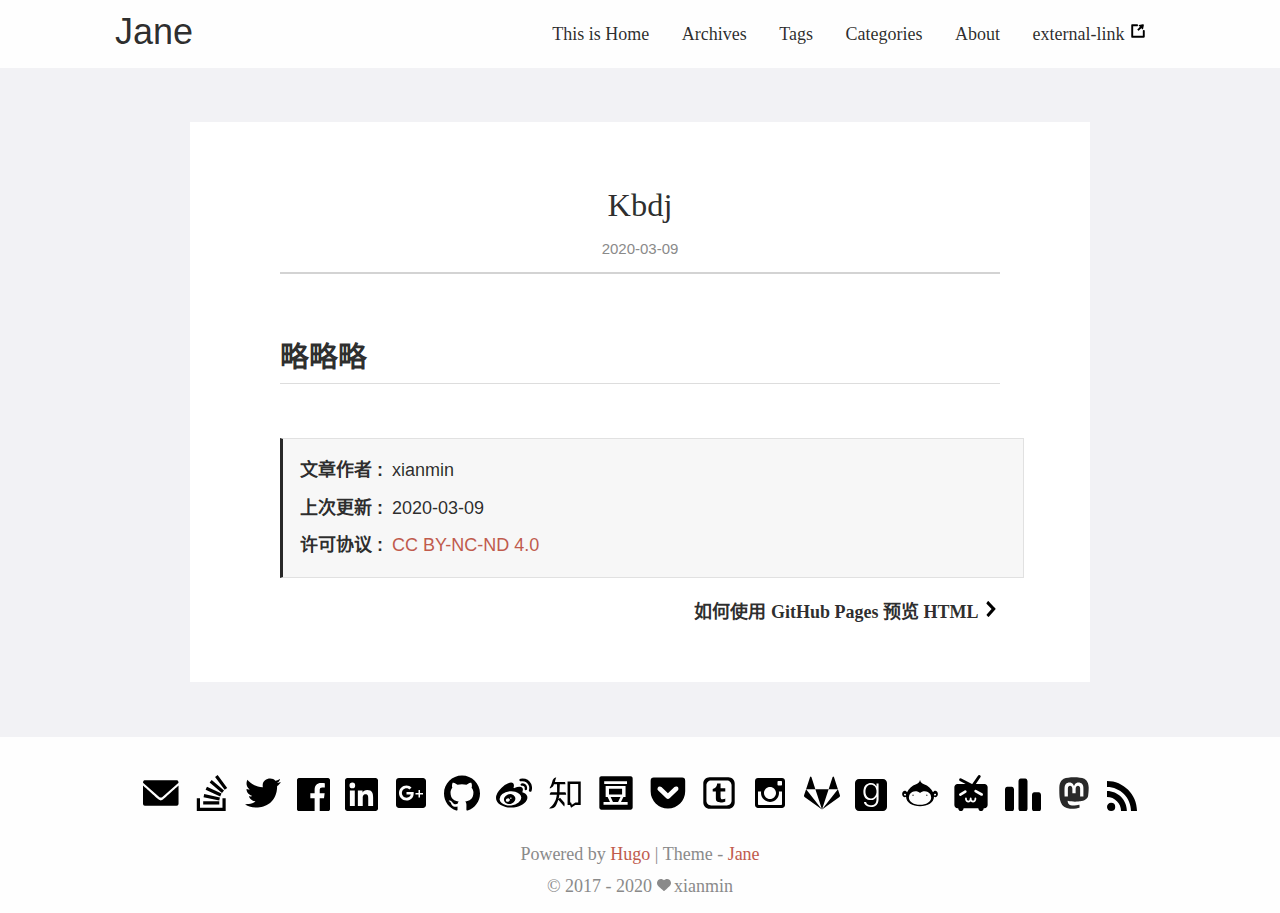
<file: post/kbdj/index.html>
<!DOCTYPE html>
<html lang="zh-cn" itemscope itemtype="http://schema.org/WebPage">
<head>
  <meta charset="utf-8">
  <meta http-equiv="X-UA-Compatible" content="IE=edge">
  <title>Kbdj - 纸箱</title>
  

<meta name="renderer" content="webkit" />
<meta name="viewport" content="width=device-width, initial-scale=1, maximum-scale=1"/>

<meta name="MobileOptimized" content="width"/>
<meta name="HandheldFriendly" content="true"/>


<meta name="applicable-device" content="pc,mobile">

<meta name="theme-color" content="#f8f5ec" />
<meta name="msapplication-navbutton-color" content="#f8f5ec">
<meta name="apple-mobile-web-app-capable" content="yes">
<meta name="apple-mobile-web-app-status-bar-style" content="#f8f5ec">

<meta name="mobile-web-app-capable" content="yes">

<meta name="author" content="xianmin" />
  <meta name="description" content="略略略" />

  <meta name="keywords" content="Hugo, theme, jane" />






<meta name="generator" content="Hugo 0.57.2" />


<link rel="canonical" href="http://localhost:1313/post/kbdj/" />





<link rel="icon" href="/favicon.ico" />











<link rel="stylesheet" href="/sass/jane.min.af20b78e95c84de86b00a0242a4a77bd2601700e1b250edf27537d957ac0041d.css" integrity="sha256-ryC3jpXITehrAKAkKkp3vSYBcA4bJQ7fJ1N9lXrABB0=" media="screen" crossorigin="anonymous">





<meta property="og:title" content="Kbdj" />
<meta property="og:description" content="略略略" />
<meta property="og:type" content="article" />
<meta property="og:url" content="http://localhost:1313/post/kbdj/" />
<meta property="article:published_time" content="2020-03-09T20:28:16+08:00" />
<meta property="article:modified_time" content="2020-03-09T20:28:16+08:00" />
<meta itemprop="name" content="Kbdj">
<meta itemprop="description" content="略略略">


<meta itemprop="datePublished" content="2020-03-09T20:28:16&#43;08:00" />
<meta itemprop="dateModified" content="2020-03-09T20:28:16&#43;08:00" />
<meta itemprop="wordCount" content="3">



<meta itemprop="keywords" content="" />
<meta name="twitter:card" content="summary"/>
<meta name="twitter:title" content="Kbdj"/>
<meta name="twitter:description" content="略略略"/>

<!--[if lte IE 9]>
  <script src="https://cdnjs.cloudflare.com/ajax/libs/classlist/1.1.20170427/classList.min.js"></script>
<![endif]-->

<!--[if lt IE 9]>
  <script src="https://cdn.jsdelivr.net/npm/html5shiv@3.7.3/dist/html5shiv.min.js"></script>
  <script src="https://cdn.jsdelivr.net/npm/respond.js@1.4.2/dest/respond.min.js"></script>
<![endif]-->




</head>
<body>
  <div id="mobile-navbar" class="mobile-navbar">
  <div class="mobile-header-logo">
    <a href="/" class="logo">Jane</a>
  </div>
  <div class="mobile-navbar-icon">
    <span></span>
    <span></span>
    <span></span>
  </div>
</div>
<nav id="mobile-menu" class="mobile-menu slideout-menu">
  <ul class="mobile-menu-list">
    <li class="mobile-menu-item">
        
          
          
            <a class="menu-item-link" href="http://localhost:1313/">This is Home</a>
          
        
      </li><li class="mobile-menu-item">
        
          
          
            <a class="menu-item-link" href="http://localhost:1313/post/">Archives</a>
          
        
      </li><li class="mobile-menu-item">
        
          
          
            <a class="menu-item-link" href="http://localhost:1313/tags/">Tags</a>
          
        
      </li><li class="mobile-menu-item">
        
          
          
            <a class="menu-item-link" href="http://localhost:1313/categories/">Categories</a>
          
        
      </li><li class="mobile-menu-item">
        
          
          
            <a class="menu-item-link" href="http://localhost:1313/about/">About</a>
          
        
      </li><li class="mobile-menu-item">
        
          
          
            <a class="menu-item-link" href="https://gohugo.io" rel="noopener" target="_blank">
              external-link
              
              <i class="iconfont">
                <svg class="icon" viewBox="0 0 1024 1024" version="1.1"
  xmlns="http://www.w3.org/2000/svg" xmlns:xlink="http://www.w3.org/1999/xlink"
  width="18" height="18">
  <path d="M623.36 272.96 473.216 423.04C467.2 429.056 467.072 438.656 472.896 444.416c0 0-6.72-6.656 1.6 1.6C496.064 467.648 528.64 500.224 528.64 500.224 534.464 506.048 544 505.856 550.016 499.904l150.08-150.144 67.328 66.432c9.024 8.96 27.456 4.544 30.4-8.96 19.968-92.608 46.656-227.52 46.656-227.52 6.848-34.496-16.192-56.704-49.92-49.92 0 0-134.656 26.816-227.328 46.784C560.32 178.048 556.352 182.272 554.752 187.136c-3.2 6.208-3.008 14.208 3.776 20.992L623.36 272.96z"></path>
  <path d="M841.152 457.152c-30.528 0-54.784 24.512-54.784 54.656l0 274.752L237.696 786.56 237.696 237.696l206.016 0c6.656 0 10.752 0 13.248 0C487.68 237.696 512 213.184 512 182.848 512 152.32 487.36 128 456.96 128L183.04 128C153.216 128 128 152.576 128 182.848c0 3.136 0.256 6.272 0.768 9.28C128.256 195.136 128 198.272 128 201.408l0 639.488c0 0.064 0 0.192 0 0.256 0 0.128 0 0.192 0 0.32 0 30.528 24.512 54.784 54.784 54.784l646.976 0c6.592 0 9.728 0 11.712 0 28.736 0 52.928-22.976 54.464-51.968C896 843.264 896 842.304 896 841.344l0-20.352L896 561.408 896 512.128C896 481.792 871.424 457.152 841.152 457.152z"></path>
</svg>

              </i>
            </a>
          
        
      </li>
    

    
  </ul>
</nav>


  
    






  <link rel="stylesheet" href="/lib/photoswipe/photoswipe.min.css" />
  <link rel="stylesheet" href="/lib/photoswipe/default-skin/default-skin.min.css" />




<div class="pswp" tabindex="-1" role="dialog" aria-hidden="true">

<div class="pswp__bg"></div>

<div class="pswp__scroll-wrap">
    
    <div class="pswp__container">
      <div class="pswp__item"></div>
      <div class="pswp__item"></div>
      <div class="pswp__item"></div>
    </div>
    
    <div class="pswp__ui pswp__ui--hidden">
    <div class="pswp__top-bar">
      
      <div class="pswp__counter"></div>
      <button class="pswp__button pswp__button--close" title="Close (Esc)"></button>
      <button class="pswp__button pswp__button--share" title="Share"></button>
      <button class="pswp__button pswp__button--fs" title="Toggle fullscreen"></button>
      <button class="pswp__button pswp__button--zoom" title="Zoom in/out"></button>
      
      
      <div class="pswp__preloader">
        <div class="pswp__preloader__icn">
          <div class="pswp__preloader__cut">
            <div class="pswp__preloader__donut"></div>
          </div>
        </div>
      </div>
    </div>
    <div class="pswp__share-modal pswp__share-modal--hidden pswp__single-tap">
      <div class="pswp__share-tooltip"></div>
    </div>
    <button class="pswp__button pswp__button--arrow--left" title="Previous (arrow left)">
    </button>
    <button class="pswp__button pswp__button--arrow--right" title="Next (arrow right)">
    </button>
    <div class="pswp__caption">
      <div class="pswp__caption__center"></div>
    </div>
    </div>
    </div>
</div>

  

  

  

  <header id="header" class="header container">
    <div class="logo-wrapper">
  <a href="/" class="logo">
    
      Jane
    
  </a>
</div>

<nav class="site-navbar">
  <ul id="menu" class="menu">
    
    
        <li class="menu-item">
        
          
          
            <a class="menu-item-link" href="http://localhost:1313/">This is Home</a>
          

        

      </li>
    
        <li class="menu-item">
        
          
          
            <a class="menu-item-link" href="http://localhost:1313/post/">Archives</a>
          

        

      </li>
    
        <li class="menu-item">
        
          
          
            <a class="menu-item-link" href="http://localhost:1313/tags/">Tags</a>
          

        

      </li>
    
        <li class="menu-item">
        
          
          
            <a class="menu-item-link" href="http://localhost:1313/categories/">Categories</a>
          

        

      </li>
    
        <li class="menu-item">
        
          
          
            <a class="menu-item-link" href="http://localhost:1313/about/">About</a>
          

        

      </li>
    
        <li class="menu-item">
        
          
          
            <a class="menu-item-link" href="https://gohugo.io" rel="noopener" target="_blank">
              external-link
              
              <i class="iconfont">
                <svg class="icon" viewBox="0 0 1024 1024" version="1.1"
  xmlns="http://www.w3.org/2000/svg" xmlns:xlink="http://www.w3.org/1999/xlink"
  width="18" height="18">
  <path d="M623.36 272.96 473.216 423.04C467.2 429.056 467.072 438.656 472.896 444.416c0 0-6.72-6.656 1.6 1.6C496.064 467.648 528.64 500.224 528.64 500.224 534.464 506.048 544 505.856 550.016 499.904l150.08-150.144 67.328 66.432c9.024 8.96 27.456 4.544 30.4-8.96 19.968-92.608 46.656-227.52 46.656-227.52 6.848-34.496-16.192-56.704-49.92-49.92 0 0-134.656 26.816-227.328 46.784C560.32 178.048 556.352 182.272 554.752 187.136c-3.2 6.208-3.008 14.208 3.776 20.992L623.36 272.96z"></path>
  <path d="M841.152 457.152c-30.528 0-54.784 24.512-54.784 54.656l0 274.752L237.696 786.56 237.696 237.696l206.016 0c6.656 0 10.752 0 13.248 0C487.68 237.696 512 213.184 512 182.848 512 152.32 487.36 128 456.96 128L183.04 128C153.216 128 128 152.576 128 182.848c0 3.136 0.256 6.272 0.768 9.28C128.256 195.136 128 198.272 128 201.408l0 639.488c0 0.064 0 0.192 0 0.256 0 0.128 0 0.192 0 0.32 0 30.528 24.512 54.784 54.784 54.784l646.976 0c6.592 0 9.728 0 11.712 0 28.736 0 52.928-22.976 54.464-51.968C896 843.264 896 842.304 896 841.344l0-20.352L896 561.408 896 512.128C896 481.792 871.424 457.152 841.152 457.152z"></path>
</svg>

              </i>
            </a>
          

        

      </li>
    

    
    

    
  </ul>
</nav>

  </header>

  <div id="mobile-panel">
    <main id="main" class="main bg-llight">
      <div class="content-wrapper">
        <div id="content" class="content container">
          <article class="post bg-white">
    
    <header class="post-header">
      <h1 class="post-title">Kbdj</h1>
      
      <div class="post-meta">
        <time datetime="2020-03-09" class="post-time">
          2020-03-09
        </time>
        
        

        
        

        
        
      </div>
    </header>

    
    
<div class="post-toc" id="post-toc">
  <h2 class="post-toc-title">文章目录</h2>
  <div class="post-toc-content">
    <nav id="TableOfContents">
<ul>
<li><a href="#略略略">略略略</a></li>
</ul>
</nav>
  </div>
</div>

    
    <div class="post-content">
      

<h1 id="略略略">略略略</h1>

    </div>

    
    
<div class="post-copyright">
  <p class="copyright-item">
    <span class="item-title">文章作者</span>
    <span class="item-content">xianmin</span>
  </p>
  <p class="copyright-item">
    <span class="item-title">上次更新</span>
    <span class="item-content">
      2020-03-09
      
    </span>
  </p>
  
  <p class="copyright-item">
    <span class="item-title">许可协议</span>
    <span class="item-content"><a rel="license noopener" href="https://creativecommons.org/licenses/by-nc-nd/4.0/" target="_blank">CC BY-NC-ND 4.0</a></span>
  </p>
</div>


    
    

    <footer class="post-footer">
      

      
      <nav class="post-nav">
        
        
          <a class="next" href="/post/%E5%A6%82%E4%BD%95%E4%BD%BF%E7%94%A8-github-pages-%E9%A2%84%E8%A7%88-html/">
            <span class="next-text nav-default">如何使用 GitHub Pages 预览 HTML</span>
            <span class="prev-text nav-mobile">下一篇</span>
            
            <i class="iconfont">
              <svg class="icon" viewBox="0 0 1024 1024" version="1.1"
  xmlns="http://www.w3.org/2000/svg" xmlns:xlink="http://www.w3.org/1999/xlink"
  width="18" height="18">
  <path d="M332.091514 74.487481l-75.369571 89.491197c-10.963703 12.998035-10.285251 32.864502 1.499144 44.378743l286.278095 300.375162L266.565125 819.058374c-11.338233 12.190647-11.035334 32.285311 0.638543 44.850487l80.46666 86.564541c11.680017 12.583596 30.356378 12.893658 41.662889 0.716314l377.434212-421.426145c11.332093-12.183484 11.041474-32.266891-0.657986-44.844348l-80.46666-86.564541c-1.772366-1.910513-3.706415-3.533476-5.750981-4.877077L373.270379 71.774697C361.493148 60.273758 343.054193 61.470003 332.091514 74.487481z"></path>
</svg>

            </i>
          </a>
      </nav>
    </footer>
  </article>

  
  

  
  

  

  
  

  

  

  

    

  

        </div>
      </div>
    </main>

    <footer id="footer" class="footer">
      <div class="icon-links">
  
  
    <a href="mailto:your@email.com" rel="me noopener" class="iconfont"
      title="email" >
      <svg class="icon" viewBox="0 0 1451 1024" version="1.1"
  xmlns="http://www.w3.org/2000/svg" xmlns:xlink="http://www.w3.org/1999/xlink"
  width="36" height="36">
  <path d="M664.781909 681.472759 0 97.881301C0 3.997201 71.046997 0 71.046997 0L474.477909 0 961.649408 0 1361.641813 0C1361.641813 0 1432.688811 3.997201 1432.688811 97.881301L771.345323 681.472759C771.345323 681.472759 764.482731 685.154773 753.594283 688.65053L753.594283 688.664858C741.602731 693.493018 729.424896 695.068979 718.077952 694.839748 706.731093 695.068979 694.553173 693.493018 682.561621 688.664858L682.561621 688.65053C671.644501 685.140446 664.781909 681.472759 664.781909 681.472759L664.781909 681.472759ZM718.063616 811.603883C693.779541 811.016482 658.879232 802.205449 619.10784 767.734955 542.989056 701.759633 0 212.052267 0 212.052267L0 942.809523C0 942.809523 0 1024 83.726336 1024L682.532949 1024 753.579947 1024 1348.948139 1024C1432.688811 1024 1432.688811 942.809523 1432.688811 942.809523L1432.688811 212.052267C1432.688811 212.052267 893.138176 701.759633 817.019477 767.734955 777.248 802.205449 742.347691 811.03081 718.063616 811.603883L718.063616 811.603883Z"></path>
</svg>

    </a>
  
    <a href="http://localhost:1313" rel="me noopener" class="iconfont"
      title="stack-overflow"  target="_blank"
      >
      <svg class="icon" viewBox="0 0 1024 1024" version="1.1"
  xmlns="http://www.w3.org/2000/svg" xmlns:xlink="http://www.w3.org/1999/xlink"
  width="36" height="36">
  <path d="M809.714286 932.571429l-638.857143 0 0-274.285714-91.428571 0 0 365.714286 821.714286 0 0-365.714286-91.428571 0 0 274.285714zm-538.285714-299.428571l18.857143-89.714286 447.428571 94.285714-18.857143 89.142857zm58.857143-213.714286l38.285714-83.428571 414.285714 193.714286-38.285714 82.857143zm114.857143-203.428571l58.285714-70.285714 350.857143 293.142857-58.285714 70.285714zm226.857143-216l272.571429 366.285714-73.142857 54.857143-272.571429-366.285714zm-410.285714 840.571429l0-90.857143 457.142857 0 0 90.857143-457.142857 0z"></path>
</svg>

    </a>
  
    <a href="http://localhost:1313" rel="me noopener" class="iconfont"
      title="twitter"  target="_blank"
      >
      <svg class="icon" viewBox="0 0 1264 1024" version="1.1"
  xmlns="http://www.w3.org/2000/svg" xmlns:xlink="http://www.w3.org/1999/xlink"
  width="36" height="36">
  <path d="M1229.8616 18.043658c0 0-117.852626 63.135335-164.151872 67.344358-105.225559-164.151872-505.082682-92.598492-437.738325 223.078185C278.622548 312.675223 89.216542 47.506814 89.216542 47.506814s-117.852626 189.406006 75.762402 345.139833C127.097743 396.85567 55.544363 371.601535 55.544363 371.601535S26.081207 535.753407 253.368414 615.724832c-21.045112 29.463156-113.643603 8.418045-113.643603 8.418045s25.254134 143.10676 231.496229 180.987961c-143.10676 130.479693-387.230056 92.598492-370.393967 105.225559 206.242095 189.406006 1119.599946 231.496229 1128.01799-643.98042C1179.353331 249.539887 1263.533778 123.269217 1263.533778 123.269217s-130.479693 37.881201-138.897738 33.672179C1225.652577 98.015083 1229.8616 18.043658 1229.8616 18.043658"></path>
</svg>

    </a>
  
    <a href="http://localhost:1313" rel="me noopener" class="iconfont"
      title="facebook"  target="_blank"
      >
      <svg class="icon" style="" viewBox="0 0 1024 1024" version="1.1"
  xmlns="http://www.w3.org/2000/svg" xmlns:xlink="http://www.w3.org/1999/xlink"
  width="33" height="33">
  <path d="M965.7344 2.7648c14.848 0 28.2624 5.5296 40.2432 16.6912C1017.9584 30.5152 1024 43.52 1024 58.2656l0 910.2336c0 14.848-6.0416 27.7504-18.0224 38.8096C993.8944 1018.4704 980.48 1024 965.7344 1024L704.9216 1024 704.9216 629.9648l133.2224 0 19.456-155.4432-152.576 0L705.024 373.0432c0-50.688 25.9072-76.0832 77.7216-76.0832l80.4864 0L863.232 163.5328c-27.7504-5.4272-67.4816-8.192-119.296-8.192-59.1872 0-106.8032 18.0224-142.9504 54.0672C564.736 245.5552 546.7136 296.0384 546.7136 360.7552l0 113.7664L413.4912 474.5216l0 155.4432 133.2224 0L546.7136 1024 55.5008 1024c-14.848 0-27.7504-5.5296-38.8096-16.6912C5.5296 996.2496 0 983.3472 0 968.4992L0 58.2656C0 43.52 5.5296 30.5152 16.6912 19.456c11.0592-11.0592 24.064-16.6912 38.8096-16.6912L965.7344 2.7648z"></path>
</svg>

    </a>
  
    <a href="http://localhost:1313" rel="me noopener" class="iconfont"
      title="linkedin"  target="_blank"
      >
      <svg class="icon" viewBox="0 0 1024 1024" version="1.1"
  xmlns="http://www.w3.org/2000/svg" xmlns:xlink="http://www.w3.org/1999/xlink"
  width="33" height="33">
  <path d="M872.405333 872.618667h-151.637333v-237.610667c0-56.661333-1.152-129.578667-79.018667-129.578667-79.061333 0-91.136 61.653333-91.136 125.397334v241.792H398.976V384h145.664v66.602667h1.962667c20.352-38.4 69.845333-78.933333 143.786666-78.933334 153.642667 0 182.058667 101.12 182.058667 232.746667v268.202667zM227.712 317.141333a87.978667 87.978667 0 0 1-88.021333-88.106666 88.064 88.064 0 1 1 88.021333 88.106666z m76.032 555.477334H151.68V384h152.064v488.618667zM948.266667 0H75.562667C33.792 0 0 33.024 0 73.770667v876.458666C0 991.018667 33.792 1024 75.562667 1024h872.576C989.866667 1024 1024 991.018667 1024 950.229333V73.770667C1024 33.024 989.866667 0 948.138667 0h0.128z"></path>
</svg>

    </a>
  
    <a href="http://localhost:1313" rel="me noopener" class="iconfont"
      title="google"  target="_blank"
      >
      <svg class="icon" viewBox="0 0 1024 1024" version="1.1"
  xmlns="http://www.w3.org/2000/svg" xmlns:xlink="http://www.w3.org/1999/xlink"
  width="36" height="36">
  <path d="M853.333333 85.333333C900.266667 85.333333 938.666667 123.733333 938.666667 170.666667L938.666667 853.333333C938.666667 900.266667 900.266667 938.666667 853.333333 938.666667L170.666667 938.666667C123.733333 938.666667 85.333333 900.266667 85.333333 853.333333L85.333333 170.666667C85.333333 123.306667 123.733333 85.333333 170.666667 85.333333L853.333333 85.333333M853.333333 512 768 512 768 426.666667 725.333333 426.666667 725.333333 512 640 512 640 554.666667 725.333333 554.666667 725.333333 640 768 640 768 554.666667 853.333333 554.666667 853.333333 512M384 481.706667 384 554.666667 506.026667 554.666667C499.626667 584.96 469.333333 645.973333 384 645.973333 311.04 645.973333 253.013333 584.96 253.013333 512 253.013333 439.04 311.04 378.026667 384 378.026667 426.666667 378.026667 453.973333 396.373333 469.333333 411.306667L527.36 356.693333C490.666667 320 442.026667 298.666667 384 298.666667 264.96 298.666667 170.666667 392.96 170.666667 512 170.666667 631.04 264.96 725.333333 384 725.333333 506.026667 725.333333 588.373333 640 588.373333 517.973333 588.373333 503.04 588.373333 493.653333 584.96 481.706667L384 481.706667Z"></path>
</svg>

    </a>
  
    <a href="http://localhost:1313" rel="me noopener" class="iconfont"
      title="github"  target="_blank"
      >
      <svg class="icon" style="" viewBox="0 0 1024 1024" version="1.1"
  xmlns="http://www.w3.org/2000/svg" xmlns:xlink="http://www.w3.org/1999/xlink"
  width="36" height="36">
  <path d="M512 12.672c-282.88 0-512 229.248-512 512 0 226.261333 146.688 418.133333 350.08 485.76 25.6 4.821333 34.986667-11.008 34.986667-24.618667 0-12.16-0.426667-44.373333-0.64-87.04-142.421333 30.890667-172.458667-68.693333-172.458667-68.693333C188.672 770.986667 155.008 755.2 155.008 755.2c-46.378667-31.744 3.584-31.104 3.584-31.104 51.413333 3.584 78.421333 52.736 78.421333 52.736 45.653333 78.293333 119.850667 55.68 149.12 42.581333 4.608-33.109333 17.792-55.68 32.426667-68.48-113.706667-12.8-233.216-56.832-233.216-253.013333 0-55.893333 19.84-101.546667 52.693333-137.386667-5.76-12.928-23.04-64.981333 4.48-135.509333 0 0 42.88-13.738667 140.8 52.48 40.96-11.392 84.48-17.024 128-17.28 43.52 0.256 87.04 5.888 128 17.28 97.28-66.218667 140.16-52.48 140.16-52.48 27.52 70.528 10.24 122.581333 5.12 135.509333 32.64 35.84 52.48 81.493333 52.48 137.386667 0 196.693333-119.68 240-233.6 252.586667 17.92 15.36 34.56 46.762667 34.56 94.72 0 68.522667-0.64 123.562667-0.64 140.202666 0 13.44 8.96 29.44 35.2 24.32C877.44 942.592 1024 750.592 1024 524.672c0-282.752-229.248-512-512-512"></path>
</svg>

    </a>
  
    <a href="http://localhost:1313" rel="me noopener" class="iconfont"
      title="weibo"  target="_blank"
      >
      <svg class="icon" viewBox="0 0 1024 1024" version="1.1"
  xmlns="http://www.w3.org/2000/svg" xmlns:xlink="http://www.w3.org/1999/xlink"
  width="36" height="36">
  <path d="M385.714286 733.714286q12-19.428571 6.285714-39.428571t-25.714286-28.571429q-19.428571-8-41.714286-0.571429t-34.285714 26.285714q-12.571429 19.428571-7.428571 39.142857t24.571429 28.857143 42.571429 1.428571 35.714286-27.142857zm53.714286-69.142857q4.571429-7.428571 2-15.142857t-10-10.571429q-8-2.857143-16.285714 2.857143t-12.285714 10.571429q-9.714286 17.714286 7.428571 25.714286 8 2.857143 16.571429 2.857143t12.571429-10.571429zm99.428571 61.142857q-25.714286 58.285714-90.285714 85.714286t-128 6.857143q-61.142857-19.428571-84.285714-72.285714t3.714286-107.142857q26.857143-53.142857 86.571429-79.428571t120.285714-10.857143q63.428571 16.571429 90.571429 68.285714t1.428571 108.857143zm178.285714-91.428571q-5.142857-54.857143-50.857143-97.142857t-119.142857-62.285714-156.857143-12q-127.428571 13.142857-211.142857 80.857143t-75.714286 151.142857q5.142857 54.857143 50.857143 97.142857t119.142857 62.285714 156.857143 12q127.428571-13.142857 211.142857-80.857143t75.714286-151.142857zm176 2.285714q0 38.857143-21.142857 79.714286t-62.285714 78.285714-96.285714 67.142857-129.142857 47.428571-154.571429 17.714286-157.142857-19.142857-137.428571-53.142857-98-86.285714-37.142857-114q0-65.714286 39.714286-140t112.857143-147.428571q96.571429-96.571429 195.142857-134.857143t140.857143 4q37.142857 36.571429 11.428571 119.428571-2.285714 8-0.571429 11.428571t5.714286 4 8.285714 2.857143 7.714286-2l3.428571-1.142857q79.428571-33.714286 140.571429-33.714286t87.428571 34.857143q25.714286 36 0 101.714286-1.142857 7.428571-2.571429 11.428571t2.571429 7.142857 6.857143 4.285714 9.714286 3.428571q32.571429 10.285714 58.857143 26.857143t45.714286 46.571429 19.428571 66.571429zm-42.285714-356.571429q24 26.857143 31.142857 62t-3.714286 67.142857q-4.571429 13.142857-16.857143 19.428571t-25.428571 2.285714q-13.142857-4.571429-19.428571-16.857143t-2.285714-25.428571q11.428571-36-13.714286-63.428571t-61.142857-20q-13.714286 2.857143-25.714286-4.571429t-14.285714-21.142857q-2.857143-13.714286 4.571429-25.428571t21.142857-14.571429q34.285714-7.428571 68 3.142857t57.714286 37.428571zm103.428571-93.142857q49.714286 54.857143 64.285714 127.142857t-7.714286 138q-5.142857 15.428571-19.428571 22.857143t-29.714286 2.285714-22.857143-19.428571-2.857143-29.714286q16-46.857143 5.714286-98.285714t-45.714286-90.285714q-35.428571-39.428571-84.571429-54.571429t-98.857143-4.857143q-16 3.428571-29.714286-5.428571t-17.142857-24.857143 5.428571-29.428571 24.857143-16.857143q70.285714-14.857143 139.428571 6.571429t118.857143 76.857143z"></path>
</svg>

    </a>
  
    <a href="http://localhost:1313" rel="me noopener" class="iconfont"
      title="zhihu"  target="_blank"
      >
      <svg class="icon" viewBox="0 0 1024 1024" version="1.1"
  xmlns="http://www.w3.org/2000/svg" xmlns:xlink="http://www.w3.org/1999/xlink"
  width="36" height="36">
  <path d="M351.791182 562.469462l192.945407 0c0-45.367257-21.3871-71.939449-21.3871-71.939449L355.897709 490.530013c3.977591-82.182744 7.541767-187.659007 8.816806-226.835262l159.282726 0c0 0-0.86367-67.402109-18.578124-67.402109s-279.979646 0-279.979646 0 16.850783-88.141456 39.318494-127.053698c0 0-83.60514-4.510734-112.121614 106.962104S81.344656 355.077018 76.80834 367.390461c-4.536316 12.313443 24.62791 5.832845 36.941354 0 12.313443-5.832845 68.050885-25.924439 84.252893-103.69571l86.570681 0c1.165546 49.28652 4.596691 200.335724 3.515057 226.835262L109.86113 490.530013c-25.275663 18.147312-33.701566 71.939449-33.701566 71.939449L279.868105 562.469462c-8.497535 56.255235-23.417339 128.763642-44.275389 167.210279-33.05279 60.921511-50.55235 116.65793-169.802314 212.576513 0 0-19.442818 14.257725 40.829917 9.073656 60.273758-5.185093 117.305683-20.739347 156.840094-99.807147 20.553105-41.107233 41.805128-93.250824 58.386782-146.138358l-0.055259 0.185218 167.855986 193.263655c0 0 22.035876-51.847855 5.832845-108.880803L371.045711 650.610918l-42.1244 31.157627-0.045025 0.151449c11.69946-41.020252 20.11206-81.5749 22.726607-116.858498C351.665315 564.212152 351.72876 563.345412 351.791182 562.469462z"></path>
  <path d="M584.918753 182.033893l0 668.840094 70.318532 0 28.807093 80.512708 121.875768-80.512708 153.600307 0L959.520453 182.033893 584.918753 182.033893zM887.150192 778.934538l-79.837326 0-99.578949 65.782216-23.537066-65.782216-24.855084 0L659.341766 256.673847l227.807403 0L887.149169 778.934538z"></path>
</svg>

    </a>
  
    <a href="http://localhost:1313" rel="me noopener" class="iconfont"
      title="douban"  target="_blank"
      >
      <svg class="icon" style="" viewBox="0 0 1024 1024" version="1.1"
  xmlns="http://www.w3.org/2000/svg" xmlns:xlink="http://www.w3.org/1999/xlink"
  width="36" height="36">
  <path d="M926.917973 37.80608C959.65184 37.80608 986.19392 64.34816 986.19392 97.082027L986.19392 926.917973C986.19392 959.65184 959.65184 986.19392 926.917973 986.19392L97.082027 986.19392C64.34816 986.19392 37.80608 959.65184 37.80608 926.917973L37.80608 97.082027C37.80608 64.34816 64.34816 37.80608 97.082027 37.80608zM176.653653 176.19968 176.653653 252.678827 825.658027 252.678827 825.658027 176.19968zM217.719467 316.146347 217.719467 628.08064 273.524053 628.08064 341.292373 770.39616 157.259093 770.39616 157.259093 845.417813 842.949973 845.417813 842.949973 770.39616 654.226773 770.39616 722.899627 628.08064 783.67744 628.08064 783.67744 316.146347zM684.885333 392.891733 684.885333 553.987413 312.576 553.987413 312.576 392.891733zM570.770773 770.39616 426.653013 770.39616 359.621973 628.08064 639.443627 628.08064z"></path>
</svg>

    </a>
  
    <a href="http://localhost:1313" rel="me noopener" class="iconfont"
      title="pocket"  target="_blank"
      >
      <svg class="icon" viewBox="0 0 1024 1024" version="1.1"
  xmlns="http://www.w3.org/2000/svg" xmlns:xlink="http://www.w3.org/1999/xlink"
  width="36" height="36">
  <path d="M912.569234 73.142857a88.429714 88.429714 0 0 1 88.576 89.161143v296.557714C1001.145234 732.562286 782.301806 950.857143 510.28352 950.857143A489.837714 489.837714 0 0 1 18.288091 458.861714V162.304A90.002286 90.002286 0 0 1 107.449234 73.142857h805.156572z m-402.285714 608a68.388571 68.388571 0 0 0 46.848-18.870857l230.838857-221.696a68.022857 68.022857 0 0 0 21.138286-48.566857 67.547429 67.547429 0 0 0-114.285714-48.566857l-184.576 177.152-184.576-177.152a67.328 67.328 0 0 0-46.299429-18.870857 67.547429 67.547429 0 0 0-46.884571 116.004571l231.424 221.696c11.995429 11.995429 29.147429 18.870857 46.299428 18.870857z"></path>
</svg>

    </a>
  
    <a href="http://localhost:1313" rel="me noopener" class="iconfont"
      title="tumblr"  target="_blank"
      >
      <svg class="icon" viewBox="0 0 1024 1024" version="1.1"
  xmlns="http://www.w3.org/2000/svg" xmlns:xlink="http://www.w3.org/1999/xlink"
  width="36" height="36">
  <path d="M556.716946 378.027729l133.939525 0 0 89.307002L556.716946 467.334731 556.716946 601.318258c0 58.898435 8.290827 92.557022 53.140291 89.809445 10.382465-0.677429 22.25077-1.855254 35.687804-5.586229 13.437034-3.729951 24.257473-7.458879 32.372292-11.190877l12.739139-5.606695 0 82.546018c-3.403516 2.070148-8.463766 4.820796-15.007809 8.048303-6.631024 3.338025-21.029966 7.656377-43.016723 13.045107-21.988804 5.41022-44.937468 8.070816-68.844971 8.070816-51.395554 0-89.177042-10.994402-113.608477-33.17968-24.343431-22.097274-27.572986-56.147788-27.572986-101.195773L422.605505 467.334731l-89.263 0-0.435928-66.64077c38.480406-12.369725 67.798129-29.734208 88.128153-52.114938 20.332071-22.273283 33.333176-57.021691 38.829354-104.22783l96.853885-0.393973L556.717969 378.027729zM958.70846 243.958244l0 536.105001c0 98.730629-80.013335 178.722474-178.615027 178.722474L243.991502 958.785719c-98.774631 0-178.700985-79.991846-178.700985-178.722474L65.290517 243.958244c0-98.642624 79.925331-178.744987 178.700985-178.744987l536.102954 0C878.695125 65.213257 958.70846 145.31562 958.70846 243.958244zM869.44546 288.612257c0-74.015737-60.033281-133.961014-134.027529-133.961014L288.667004 154.651242c-73.994248 0-134.115534 59.945277-134.115534 133.961014l0 446.775486c0 74.015737 60.121286 133.983527 134.115534 133.983527l446.750927 0c73.994248 0 134.027529-59.96779 134.027529-133.983527L869.44546 288.612257z"></path>
</svg>

    </a>
  
    <a href="http://localhost:1313" rel="me noopener" class="iconfont"
      title="instagram"  target="_blank"
      >
      <svg class="icon" viewBox="0 0 1024 1024" version="1.1"
  xmlns="http://www.w3.org/2000/svg" xmlns:xlink="http://www.w3.org/1999/xlink"
  width="36" height="36">
  <path d="M853.333333 277.333333C853.333333 289.28 843.946667 298.666667 832 298.666667L746.666667 298.666667C734.72 298.666667 725.333333 289.28 725.333333 277.333333L725.333333 192C725.333333 180.053333 734.72 170.666667 746.666667 170.666667L832 170.666667C843.946667 170.666667 853.333333 180.053333 853.333333 192M192 853.333333C180.053333 853.333333 170.666667 843.946667 170.666667 832L170.666667 469.333333 259.84 469.333333C257.28 482.986667 256 497.493333 256 512 256 653.226667 370.773333 768 512 768 653.226667 768 768 653.226667 768 512 768 497.493333 766.293333 482.986667 764.16 469.333333L853.333333 469.333333 853.333333 832C853.333333 843.946667 843.946667 853.333333 832 853.333333M512 341.333333C606.293333 341.333333 682.666667 417.706667 682.666667 512 682.666667 606.293333 606.293333 682.666667 512 682.666667 417.706667 682.666667 341.333333 606.293333 341.333333 512 341.333333 417.706667 417.706667 341.333333 512 341.333333M853.333333 85.333333 170.666667 85.333333C123.306667 85.333333 85.333333 123.306667 85.333333 170.666667L85.333333 853.333333C85.333333 900.266667 123.733333 938.666667 170.666667 938.666667L853.333333 938.666667C900.266667 938.666667 938.666667 900.266667 938.666667 853.333333L938.666667 170.666667C938.666667 123.306667 900.266667 85.333333 853.333333 85.333333Z"></path>
</svg>

    </a>
  
    <a href="http://localhost:1313" rel="me noopener" class="iconfont"
      title="gitlab"  target="_blank"
      >
      <svg class="icon" style="" viewBox="0 0 1024 1024" version="1.1"
  xmlns="http://www.w3.org/2000/svg" xmlns:xlink="http://www.w3.org/1999/xlink"
  width="36" height="36">
  <path d="M59.544137 403.419429L512.115566 983.405714 16.09728 623.396571a39.936 39.936 0 0 1-14.299429-43.995428l57.709715-176.018286z m264.009143 0h377.161143L512.152137 983.405714zM210.40128 53.723429l113.152 349.696H59.544137l113.152-349.696a20.041143 20.041143 0 0 1 37.705143 0z m754.285714 349.696l57.709715 176.018285a39.862857 39.862857 0 0 1-14.299429 43.995429l-496.018286 360.009143 452.571429-579.986286z m0 0h-264.009143l113.152-349.696a20.041143 20.041143 0 0 1 37.705143 0z"></path>
</svg>

    </a>
  
    <a href="http://localhost:1313" rel="me noopener" class="iconfont"
      title="goodreads"  target="_blank"
      >
      <svg viewBox="0 0 128 128" version="1.1"
  width="32" height="32">
  <path d="M 85.685714,45.48571 C 87.142857,56.14286 84.342857,68.05714 75.428571,74.25714 69.057143,78.68571 60.342857,78.28571 55.2,75.88571 44.6,70.94286 41.057143,59.14286 41.828571,48.11429 c 1.228572,-17.4 11.685715,-25.11429 21.514286,-25 13.4,-0.0571 20.514286,9.08571 22.342857,22.37142 z M 128,16 v 96 c 0,8.82857 -7.17143,16 -16,16 H 16 C 7.1714286,128 0,120.82857 0,112 V 16 C 0,7.17143 7.1714286,0 16,0 h 96 c 8.82857,0 16,7.17143 16,16 z M 94.285714,80.34286 c 0,0 -0.02857,-9.71429 -0.02857,-62.08572 H 85.97143 V 29.77143 C 85.742858,29.85713 85.628572,29.62857 85.514287,29.42857 82.771429,23.51429 75.257143,16.2 63.8,16.28571 48.971429,16.4 38.885714,25.2 35.057143,38.51429 33.828571,42.77143 33.4,47.11429 33.485714,51.54286 33.971429,73.8 46.371429,85.2 65.6,84.45714 73.857143,84.14286 81.171429,79.6 85.314286,71.54286 85.457143,71.25714 85.628571,71 85.8,70.71429 c 0.05714,0.0286 0.114286,0.0286 0.171429,0.0571 0.08571,1.08571 0.05714,8.77143 0.02857,9.85714 -0.05714,4.22857 -0.571429,8.42857 -2.057143,12.42857 -2.228571,6 -6.371428,9.91429 -12.714286,11.28572 -5.085714,1.11428 -10.171428,1.08571 -15.2,-0.34286 C 49.885714,102.25714 45.6,98.57143 44.285714,92.05714 44.2,91.6 43.914286,91.68571 43.628571,91.68571 H 35.971429 C 36.2,94.71429 36.885714,97.48571 38.4,100.02857 45.314286,111.6 62.028571,113.88571 75.028571,110.71429 89.285714,107.2 94.257143,95.02857 94.285714,80.34286 Z" />
</svg>

    </a>
  
    <a href="http://localhost:1313" rel="me noopener" class="iconfont"
      title="coding"  target="_blank"
      >
      <svg class="icon" style="" viewBox="0 0 1024 1024" version="1.1"
  width="36" height="36">
  <path
      d="m 313.5359,557.51414 c 9.229,0 16.57801,8.88719 16.57801,19.99616 0,11.10899 -7.34901,19.99617 -16.57801,19.99617 -9.229,0 -16.57801,-8.88718 -16.57801,-19.99617 0,-11.10897 7.34901,-19.99616 16.57801,-19.99616 z m 393.7706,0 c 9.22899,0 16.57802,8.88719 16.57802,19.99616 0,11.10899 -7.34903,19.99617 -16.57802,19.99617 -9.229,0 -16.57802,-8.88718 -16.57802,-19.99617 0,-11.10897 7.34902,-19.99616 16.57802,-19.99616 z"
      id="path6"/>
  <path
      d="m 945.8932,448.98796 c -27.17427,0 -51.1013,17.26164 -64.43208,43.23957 C 836.17066,393.44306 741.8298,302.00762 625.27096,264.23708 562.37704,239.1137 518.28294,190.57601 512.8139,134.17657 507.34486,190.74691 463.25077,239.1137 400.35685,264.23708 283.79802,301.83671 189.45714,393.44306 144.16669,492.22753 130.83591,466.2496 107.07979,448.98796 79.734607,448.98796 c -41.701401,0 -75.541066,40.84686 -75.541066,91.26454 0,50.41768 33.839665,91.26454 75.541066,91.26454 12.64715,0 24.610663,-3.75996 35.206923,-10.42536 3.58906,163.55837 180.30728,269.69186 397.87237,270.03367 217.5651,-0.34181 394.28332,-106.4753 397.87238,-270.03367 10.42535,6.6654 22.55977,10.42536 35.20692,10.42536 41.7014,0 75.541,-40.84686 75.541,-91.26454 0.171,-50.41768 -33.6687,-91.26454 -75.541,-91.26454 z M 114.2579,568.79403 c -3.58906,13.15987 -19.312535,18.79981 -35.206921,12.47625 -15.894385,-6.15267 -25.977916,-21.87616 -22.388867,-35.03602 3.58906,-13.15987 19.312533,-18.79981 35.206919,-12.47624 15.894389,6.15267 25.807019,21.87614 22.388869,35.03601 z m 398.556,276.69904 C 338.31748,845.15126 196.97707,762.603 196.97707,644.33509 c 0,-2.56361 0.1709,-4.95631 0.1709,-7.34902 0,-0.85453 0,-1.53817 0.17092,-2.3927 0.1709,-1.70908 0.34181,-3.41814 0.34181,-4.95631 0.1709,-2.22179 0.51273,-4.44359 0.85454,-6.6654 0,-0.1709 0,-0.51271 0.1709,-0.68362 3.58906,-23.2434 12.47624,-58.79214 26.14883,-79.13012 32.64331,-47.51224 90.92273,-78.9592 157.23479,-78.9592 51.1013,0 97.41721,18.79981 130.91506,49.05041 33.49784,-30.2506 79.64283,-49.05041 130.91504,-49.05041 66.48298,0 124.59148,31.61786 157.23479,78.9592 13.67259,20.50889 22.55977,55.88672 26.14883,79.13012 0,0.17091 0,0.51272 0.17091,0.68362 0.34182,2.22181 0.51272,4.44361 0.85453,6.6654 0.17091,1.70907 0.34181,3.24723 0.34181,4.95631 0,0.85453 0.17092,1.53817 0.17092,2.3927 0.17091,2.39271 0.17091,4.95631 0.17091,7.34902 C 828.82165,762.603 687.48124,845.15126 512.8139,845.49307 Z M 946.74774,581.27028 c -15.89439,6.15265 -31.61787,0.68362 -35.20692,-12.47625 -3.58906,-13.15987 6.49448,-28.88334 22.38887,-35.03601 15.89438,-6.15267 31.61786,-0.68363 35.20692,12.47624 3.41815,12.98896 -6.49448,28.71243 -22.38887,35.03602 z"
      id="path8"/>
</svg>

    </a>
  
    <a href="http://localhost:1313" rel="me noopener" class="iconfont"
      title="bilibili"  target="_blank"
      >
      <svg
  class="icon" style="" viewBox="0 0 1024 1024" version="1.1" width="36"
  height="36" id="svg8">
  <path
      style=""
      d="M 744.60599,0.00486267 A 41.779915,41.779915 0 0 0 710.4184,18.673394 L 548.5048,255.32642 h -11.70046 a 41.779915,41.779915 0 0 0 -10.80295,-7.84928 L 235.66,97.084498 a 41.779915,41.779915 0 0 0 -20.07193,-4.960864 41.779915,41.779915 0 0 0 -18.3748,79.145436 L 359.4859,255.32642 H 128.16909 c -49.458302,0 -89.27932,39.82105 -89.27932,89.27932 v 508.65224 c 0,49.4583 39.821018,89.27934 89.27932,89.27934 h 19.48445 C 149.12802,984.5043 179.92773,1024 224.79179,1024 c 44.86407,0 75.66379,-39.4957 77.13826,-81.46268 H 719.98116 C 721.45559,984.5043 752.25533,1024 797.1194,1024 c 44.86406,0 75.6638,-39.4957 77.13824,-81.46268 h 21.57323 c 49.45831,0 89.27936,-39.82104 89.27936,-89.27934 V 344.60574 c 0,-49.45827 -39.82105,-89.27932 -89.27936,-89.27932 H 649.74567 L 779.38103,65.866924 A 41.779915,41.779915 0 0 0 744.60599,0.00486267 Z M 644.49108,418.70871 c 6.29985,0.21538 12.44451,2.01107 17.86888,5.22196 l 171.36218,98.10771 c 18.23417,10.21935 24.63334,33.34627 14.24614,51.48533 -10.38726,18.13909 -33.57344,24.32718 -51.61587,13.77296 L 624.9903,489.18895 c -15.21356,-8.41858 -22.66871,-26.1765 -18.03211,-42.93436 4.63664,-16.75784 20.15573,-28.14465 37.53289,-27.54588 z M 350.2006,432.31846 c 16.89952,0.0317 31.69582,11.33328 36.17844,27.62747 4.48262,16.2942 -2.44981,33.57765 -16.95507,42.24898 l -140.7157,86.91312 c -17.68528,11.18244 -41.09629,5.77692 -52.08912,-12.02686 -10.99282,-17.80373 -5.33855,-41.15658 12.58167,-51.95857 L 329.9002,438.2095 c 6.0643,-3.86439 13.10951,-5.90891 20.3004,-5.89104 z M 501.605,641.53985 c 3.75002,-0.15248 7.48645,0.53903 10.93349,2.0235 0.15842,0.0637 0.31618,0.12888 0.47325,0.19582 0.59328,0.27092 1.17574,0.56489 1.74609,0.88121 0.15868,0.0854 0.31643,0.17233 0.47325,0.2611 0.55694,0.32165 1.10131,0.66458 1.63185,1.02807 0.16455,0.1123 0.32777,0.2265 0.48956,0.34269 0.50382,0.36781 0.99371,0.75428 1.46868,1.15864 0.18724,0.15504 0.37218,0.31282 0.55484,0.47323 0.43271,0.38784 0.8518,0.79061 1.25653,1.20756 0.15449,0.16114 0.30679,0.32437 0.45693,0.48959 0.40798,0.44266 0.79989,0.89988 1.17494,1.37076 0.17799,0.22544 0.35205,0.45395 0.5222,0.68538 0.25932,0.34701 0.50964,0.70071 0.75064,1.06071 0.26712,0.39516 0.52286,0.79784 0.76699,1.20757 0.16907,0.29043 0.33231,0.58424 0.48957,0.88123 0.21836,0.41297 0.42513,0.83199 0.62009,1.25653 0.14836,0.32333 0.28983,0.64976 0.42429,0.97911 0.21319,0.51552 0.40915,1.03801 0.58747,1.5666 0.0677,0.19499 0.13296,0.39085 0.19582,0.58748 0.18652,0.60823 0.34984,1.22334 0.48957,1.84399 0.0397,0.16277 0.0779,0.32601 0.11423,0.48957 0.1436,0.69112 0.25788,1.38801 0.34269,2.08877 0.005,0.0381 0.0111,0.0761 0.0163,0.11424 0.0857,0.78056 0.13474,1.56471 0.14687,2.34988 0.005,0.0543 0.0111,0.10879 0.0163,0.1632 0,0 -0.008,1.12132 0,1.45234 0,0 -0.14697,17.84761 5.89102,34.12231 3.01902,8.13734 7.33278,15.10615 12.61433,19.61501 5.28157,4.50889 11.42894,7.62081 23.64572,7.62081 12.2168,0 18.36416,-3.11192 23.64573,-7.62081 5.28154,-4.50886 9.5953,-11.47767 12.6143,-19.61501 6.03799,-16.2747 5.89103,-34.12231 5.89103,-34.12231 -0.44885,-13.87045 10.45922,-25.46302 24.3311,-25.86506 13.87189,-0.40201 25.42828,10.53953 25.78348,24.41272 0,0 1.11929,25.7226 -9.00791,53.01927 -5.06359,13.64832 -13.1986,28.46036 -27.05631,40.29073 -13.85772,11.83039 -33.5454,19.63135 -56.20142,19.63135 -22.65603,0 -42.34371,-7.80096 -56.20141,-19.63135 -4.1801,-3.56856 -7.78733,-7.42433 -10.99878,-11.42303 -3.21235,4.00037 -6.81703,7.85309 -10.99876,11.42303 -13.85773,11.83039 -33.5454,19.63135 -56.20144,19.63135 -22.65601,0 -42.3437,-7.80096 -56.2014,-19.63135 -13.85775,-11.83037 -21.99272,-26.64241 -27.05632,-40.29073 -10.12725,-27.29667 -9.00789,-53.01928 -9.00789,-53.01927 0.20714,-13.83687 11.58744,-24.88848 25.42444,-24.69013 14.1263,0.19991 25.2971,12.0278 24.69011,26.14247 0,0 -0.14697,17.84761 5.89103,34.12231 3.01902,8.13734 7.31646,15.10615 12.598,19.61501 5.28155,4.50889 11.44526,7.62081 23.66203,7.62081 12.21681,0 18.36418,-3.11192 23.64573,-7.62081 5.28154,-4.50886 9.57899,-11.47767 12.598,-19.61501 5.76352,-15.53489 5.89112,-32.05691 5.89103,-33.56746 0.006,-0.37466 0.0111,-1.05336 0.0163,-1.20759 -0.0117,-0.74583 0.0105,-1.49177 0.0652,-2.23565 0.009,-0.15784 0.0204,-0.31561 0.0327,-0.47324 0.14204,-1.56859 0.43163,-3.12027 0.86487,-4.63449 0.0213,-0.0763 0.0433,-0.15244 0.0652,-0.22848 3.0335,-10.25748 12.24157,-17.46007 22.92769,-17.93417 z"
      id="rect824"/>
</svg>

    </a>
  
    <a href="http://localhost:1313" rel="me noopener" class="iconfont"
      title="codeforces"  target="_blank"
      >
      <svg width="36" height="36" class="icon" style="" version="1.1" viewBox="0 0 1024 1024">
<path d="M 192 334.2 C 227.3 334.2 256 369.2 256 412.4 v 547.5 C 256 1003.2 227.3 1038.2 192 1038.2 H 64 C 28.7 1038.2 0 1003.2 0 960 V 412.4 C 0 369.2 28.7 334.2 64 334.2 h 128 z m 384 -234.7 C 611.3 99.6 640 134.5 640 177.8 v 782.2 C 640 1003.2 611.3 1038.2 576 1038.2 H 448 C 412.7 1038.2 384 1003.2 384 960 V 177.8 C 384 134.5 412.7 99.6 448 99.6 h 128 z m 384 391.1 C 995.3 490.6 1024 525.7 1024 568.9 v 391.1 C 1024 1003.2 995.3 1038.2 960 1038.2 h -128 C 796.7 1038.2 768 1003.2 768 960 V 568.9 C 768 525.7 796.7 490.6 832 490.6 h 128 z" />
</svg>

    </a>
  
    <a href="http://localhost:1313" rel="me noopener" class="iconfont"
      title="mastodon"  target="_blank"
      >
      <svg class="icon" style="" viewBox="0 0 448 512" version="1.1"
  xmlns="http://www.w3.org/2000/svg" xmlns:xlink="http://www.w3.org/1999/xlink"
  width="36" height="36"><path fill="currentColor" d="M433 179.11c0-97.2-63.71-125.7-63.71-125.7-62.52-28.7-228.56-28.4-290.48 0 0 0-63.72 28.5-63.72 125.7 0 115.7-6.6 259.4 105.63 289.1 40.51 10.7 75.32 13 103.33 11.4 50.81-2.8 79.32-18.1 79.32-18.1l-1.7-36.9s-36.31 11.4-77.12 10.1c-40.41-1.4-83-4.4-89.63-54a102.54 102.54 0 0 1-.9-13.9c85.63 20.9 158.65 9.1 178.75 6.7 56.12-6.7 105-41.3 111.23-72.9 9.8-49.8 9-121.5 9-121.5zm-75.12 125.2h-46.63v-114.2c0-49.7-64-51.6-64 6.9v62.5h-46.33V197c0-58.5-64-56.6-64-6.9v114.2H90.19c0-122.1-5.2-147.9 18.41-175 25.9-28.9 79.82-30.8 103.83 6.1l11.6 19.5 11.6-19.5c24.11-37.1 78.12-34.8 103.83-6.1 23.71 27.3 18.4 53 18.4 175z"></path></svg>
    </a>


<a href="http://localhost:1313/index.xml" rel="noopener alternate" type="application/rss&#43;xml"
    class="iconfont" title="rss" target="_blank">
    <svg class="icon" viewBox="0 0 1024 1024" version="1.1"
  xmlns="http://www.w3.org/2000/svg" xmlns:xlink="http://www.w3.org/1999/xlink"
  width="30" height="30">
  <path d="M819.157333 1024C819.157333 574.592 449.408 204.8 0 204.8V0c561.706667 0 1024 462.293333 1024 1024h-204.842667zM140.416 743.04a140.8 140.8 0 0 1 140.501333 140.586667A140.928 140.928 0 0 1 140.074667 1024C62.72 1024 0 961.109333 0 883.626667s62.933333-140.544 140.416-140.586667zM678.784 1024h-199.04c0-263.210667-216.533333-479.786667-479.744-479.786667V345.173333c372.352 0 678.784 306.517333 678.784 678.826667z"></path>
</svg>

  </a>
   
</div>

<div class="copyright">
  <span class="power-by">
    Powered by <a class="hexo-link" href="https://gohugo.io">Hugo</a>
  </span>
  <span class="division">|</span>
  <span class="theme-info">
    Theme - <a class="theme-link" href="https://github.com/xianmin/hugo-theme-jane">Jane</a>
  </span>

  <span class="copyright-year">
    &copy;
    
      2017 -
    2020
    <span class="heart">
      
      <i class="iconfont">
        <svg class="icon" viewBox="0 0 1025 1024" version="1.1"
  xmlns="http://www.w3.org/2000/svg" xmlns:xlink="http://www.w3.org/1999/xlink"
  width="14" height="14">
  <path d="M1000.1 247.9c-15.5-37.3-37.6-70.6-65.7-98.9-54.4-54.8-125.8-85-201-85-85.7 0-166 39-221.4 107.4C456.6 103 376.3 64 290.6 64c-75.1 0-146.5 30.4-201.1 85.6-28.2 28.5-50.4 61.9-65.8 99.3-16 38.8-24 79.9-23.6 122.2 0.7 91.7 40.1 177.2 108.1 234.8 3.1 2.6 6 5.1 8.9 7.8 14.9 13.4 58 52.8 112.6 102.7 93.5 85.5 209.9 191.9 257.5 234.2 7 6.1 15.8 9.5 24.9 9.5 9.2 0 18.1-3.4 24.9-9.5 34.5-30.7 105.8-95.9 181.4-165 74.2-67.8 150.9-138 195.8-178.2 69.5-57.9 109.6-144.4 109.9-237.3 0.1-42.5-8-83.6-24-122.2z"
   fill="#8a8a8a"></path>
</svg>

      </i>
    </span><span class="author">
        xianmin
        
      </span></span>

  
  

  
</div>

    </footer>

    <div class="back-to-top" id="back-to-top">
      <i class="iconfont">
        
        <svg class="icon" viewBox="0 0 1024 1024" version="1.1"
  xmlns="http://www.w3.org/2000/svg" xmlns:xlink="http://www.w3.org/1999/xlink"
  width="35" height="35">
  <path d="M510.866688 227.694839 95.449397 629.218702l235.761562 0-2.057869 328.796468 362.40389 0L691.55698 628.188232l241.942331-3.089361L510.866688 227.694839zM63.840492 63.962777l894.052392 0 0 131.813095L63.840492 195.775872 63.840492 63.962777 63.840492 63.962777zM63.840492 63.962777"></path>
</svg>

      </i>
    </div>
  </div>
  
<script type="text/javascript" src="/lib/jquery/jquery-3.2.1.min.js"></script>
  <script type="text/javascript" src="/lib/slideout/slideout-1.0.1.min.js"></script>




<script type="text/javascript" src="/js/main.638251f4230630f0335d8c6748e53a96f94b72670920b60c09a56fdc8bece214.js" integrity="sha256-Y4JR9CMGMPAzXYxnSOU6lvlLcmcJILYMCaVv3Ivs4hQ=" crossorigin="anonymous"></script>












  
    <script type="text/javascript" src="/js/load-photoswipe.js"></script>
    <script type="text/javascript" src="/lib/photoswipe/photoswipe.min.js"></script>
    <script type="text/javascript" src="/lib/photoswipe/photoswipe-ui-default.min.js"></script>
  















</body>
</html>
</file>
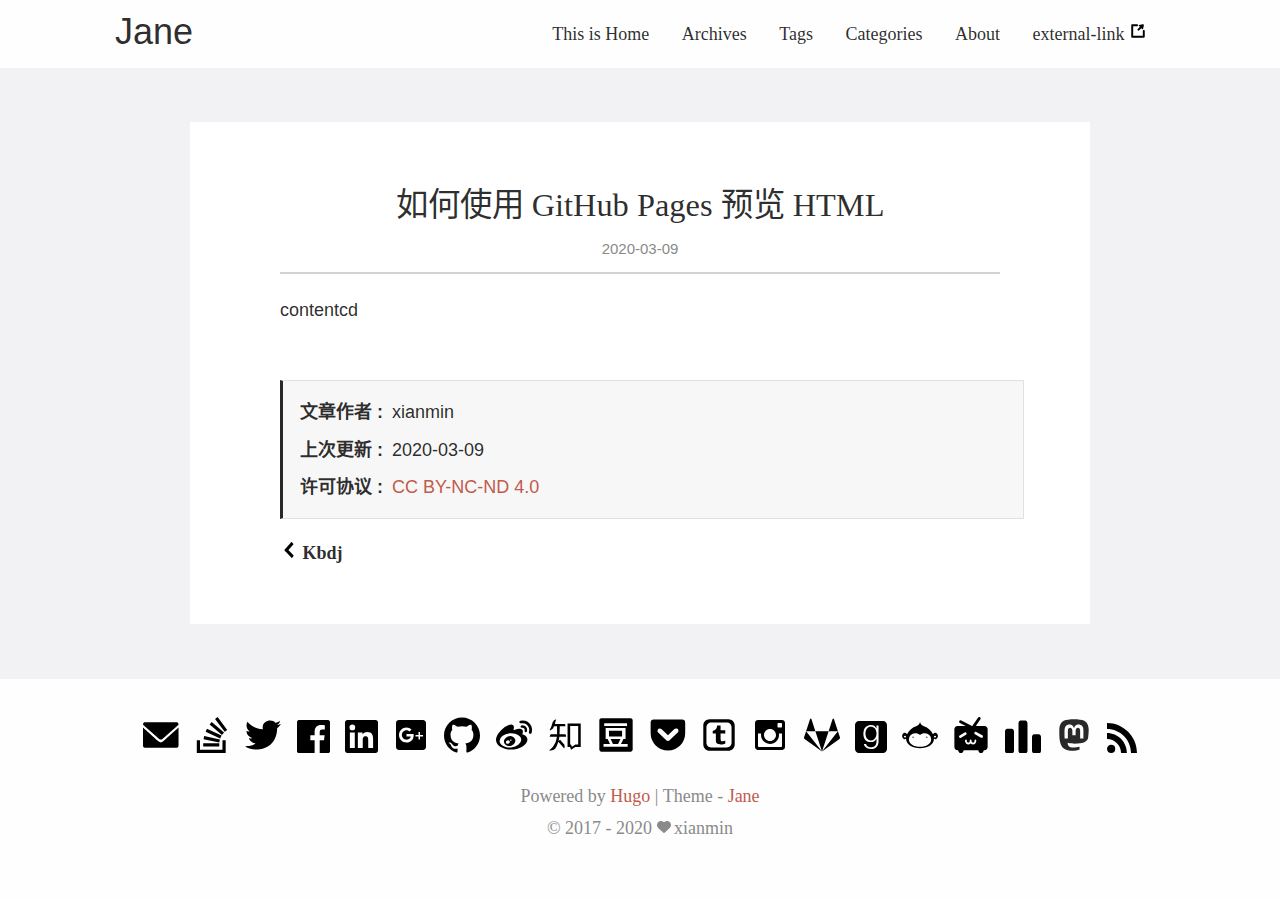
<file: post/如何使用-github-pages-预览-html/index.html>
<!DOCTYPE html>
<html lang="zh-cn" itemscope itemtype="http://schema.org/WebPage">
<head>
  <meta charset="utf-8">
  <meta http-equiv="X-UA-Compatible" content="IE=edge">
  <title>如何使用 GitHub Pages 预览 HTML - 纸箱</title>
  

<meta name="renderer" content="webkit" />
<meta name="viewport" content="width=device-width, initial-scale=1, maximum-scale=1"/>

<meta name="MobileOptimized" content="width"/>
<meta name="HandheldFriendly" content="true"/>


<meta name="applicable-device" content="pc,mobile">

<meta name="theme-color" content="#f8f5ec" />
<meta name="msapplication-navbutton-color" content="#f8f5ec">
<meta name="apple-mobile-web-app-capable" content="yes">
<meta name="apple-mobile-web-app-status-bar-style" content="#f8f5ec">

<meta name="mobile-web-app-capable" content="yes">

<meta name="author" content="xianmin" />
  <meta name="description" content="contentcd" />

  <meta name="keywords" content="Hugo, theme, jane" />






<meta name="generator" content="Hugo 0.57.2" />


<link rel="canonical" href="http://localhost:1313/post/%E5%A6%82%E4%BD%95%E4%BD%BF%E7%94%A8-github-pages-%E9%A2%84%E8%A7%88-html/" />





<link rel="icon" href="/favicon.ico" />











<link rel="stylesheet" href="/sass/jane.min.af20b78e95c84de86b00a0242a4a77bd2601700e1b250edf27537d957ac0041d.css" integrity="sha256-ryC3jpXITehrAKAkKkp3vSYBcA4bJQ7fJ1N9lXrABB0=" media="screen" crossorigin="anonymous">





<meta property="og:title" content="如何使用 GitHub Pages 预览 HTML" />
<meta property="og:description" content="contentcd" />
<meta property="og:type" content="article" />
<meta property="og:url" content="http://localhost:1313/post/%E5%A6%82%E4%BD%95%E4%BD%BF%E7%94%A8-github-pages-%E9%A2%84%E8%A7%88-html/" />
<meta property="article:published_time" content="2020-03-09T20:28:16+08:00" />
<meta property="article:modified_time" content="2020-03-09T20:28:16+08:00" />
<meta itemprop="name" content="如何使用 GitHub Pages 预览 HTML">
<meta itemprop="description" content="contentcd">


<meta itemprop="datePublished" content="2020-03-09T20:28:16&#43;08:00" />
<meta itemprop="dateModified" content="2020-03-09T20:28:16&#43;08:00" />
<meta itemprop="wordCount" content="1">



<meta itemprop="keywords" content="" />
<meta name="twitter:card" content="summary"/>
<meta name="twitter:title" content="如何使用 GitHub Pages 预览 HTML"/>
<meta name="twitter:description" content="contentcd"/>

<!--[if lte IE 9]>
  <script src="https://cdnjs.cloudflare.com/ajax/libs/classlist/1.1.20170427/classList.min.js"></script>
<![endif]-->

<!--[if lt IE 9]>
  <script src="https://cdn.jsdelivr.net/npm/html5shiv@3.7.3/dist/html5shiv.min.js"></script>
  <script src="https://cdn.jsdelivr.net/npm/respond.js@1.4.2/dest/respond.min.js"></script>
<![endif]-->




</head>
<body>
  <div id="mobile-navbar" class="mobile-navbar">
  <div class="mobile-header-logo">
    <a href="/" class="logo">Jane</a>
  </div>
  <div class="mobile-navbar-icon">
    <span></span>
    <span></span>
    <span></span>
  </div>
</div>
<nav id="mobile-menu" class="mobile-menu slideout-menu">
  <ul class="mobile-menu-list">
    <li class="mobile-menu-item">
        
          
          
            <a class="menu-item-link" href="http://localhost:1313/">This is Home</a>
          
        
      </li><li class="mobile-menu-item">
        
          
          
            <a class="menu-item-link" href="http://localhost:1313/post/">Archives</a>
          
        
      </li><li class="mobile-menu-item">
        
          
          
            <a class="menu-item-link" href="http://localhost:1313/tags/">Tags</a>
          
        
      </li><li class="mobile-menu-item">
        
          
          
            <a class="menu-item-link" href="http://localhost:1313/categories/">Categories</a>
          
        
      </li><li class="mobile-menu-item">
        
          
          
            <a class="menu-item-link" href="http://localhost:1313/about/">About</a>
          
        
      </li><li class="mobile-menu-item">
        
          
          
            <a class="menu-item-link" href="https://gohugo.io" rel="noopener" target="_blank">
              external-link
              
              <i class="iconfont">
                <svg class="icon" viewBox="0 0 1024 1024" version="1.1"
  xmlns="http://www.w3.org/2000/svg" xmlns:xlink="http://www.w3.org/1999/xlink"
  width="18" height="18">
  <path d="M623.36 272.96 473.216 423.04C467.2 429.056 467.072 438.656 472.896 444.416c0 0-6.72-6.656 1.6 1.6C496.064 467.648 528.64 500.224 528.64 500.224 534.464 506.048 544 505.856 550.016 499.904l150.08-150.144 67.328 66.432c9.024 8.96 27.456 4.544 30.4-8.96 19.968-92.608 46.656-227.52 46.656-227.52 6.848-34.496-16.192-56.704-49.92-49.92 0 0-134.656 26.816-227.328 46.784C560.32 178.048 556.352 182.272 554.752 187.136c-3.2 6.208-3.008 14.208 3.776 20.992L623.36 272.96z"></path>
  <path d="M841.152 457.152c-30.528 0-54.784 24.512-54.784 54.656l0 274.752L237.696 786.56 237.696 237.696l206.016 0c6.656 0 10.752 0 13.248 0C487.68 237.696 512 213.184 512 182.848 512 152.32 487.36 128 456.96 128L183.04 128C153.216 128 128 152.576 128 182.848c0 3.136 0.256 6.272 0.768 9.28C128.256 195.136 128 198.272 128 201.408l0 639.488c0 0.064 0 0.192 0 0.256 0 0.128 0 0.192 0 0.32 0 30.528 24.512 54.784 54.784 54.784l646.976 0c6.592 0 9.728 0 11.712 0 28.736 0 52.928-22.976 54.464-51.968C896 843.264 896 842.304 896 841.344l0-20.352L896 561.408 896 512.128C896 481.792 871.424 457.152 841.152 457.152z"></path>
</svg>

              </i>
            </a>
          
        
      </li>
    

    
  </ul>
</nav>


  
    






  <link rel="stylesheet" href="/lib/photoswipe/photoswipe.min.css" />
  <link rel="stylesheet" href="/lib/photoswipe/default-skin/default-skin.min.css" />




<div class="pswp" tabindex="-1" role="dialog" aria-hidden="true">

<div class="pswp__bg"></div>

<div class="pswp__scroll-wrap">
    
    <div class="pswp__container">
      <div class="pswp__item"></div>
      <div class="pswp__item"></div>
      <div class="pswp__item"></div>
    </div>
    
    <div class="pswp__ui pswp__ui--hidden">
    <div class="pswp__top-bar">
      
      <div class="pswp__counter"></div>
      <button class="pswp__button pswp__button--close" title="Close (Esc)"></button>
      <button class="pswp__button pswp__button--share" title="Share"></button>
      <button class="pswp__button pswp__button--fs" title="Toggle fullscreen"></button>
      <button class="pswp__button pswp__button--zoom" title="Zoom in/out"></button>
      
      
      <div class="pswp__preloader">
        <div class="pswp__preloader__icn">
          <div class="pswp__preloader__cut">
            <div class="pswp__preloader__donut"></div>
          </div>
        </div>
      </div>
    </div>
    <div class="pswp__share-modal pswp__share-modal--hidden pswp__single-tap">
      <div class="pswp__share-tooltip"></div>
    </div>
    <button class="pswp__button pswp__button--arrow--left" title="Previous (arrow left)">
    </button>
    <button class="pswp__button pswp__button--arrow--right" title="Next (arrow right)">
    </button>
    <div class="pswp__caption">
      <div class="pswp__caption__center"></div>
    </div>
    </div>
    </div>
</div>

  

  

  

  <header id="header" class="header container">
    <div class="logo-wrapper">
  <a href="/" class="logo">
    
      Jane
    
  </a>
</div>

<nav class="site-navbar">
  <ul id="menu" class="menu">
    
    
        <li class="menu-item">
        
          
          
            <a class="menu-item-link" href="http://localhost:1313/">This is Home</a>
          

        

      </li>
    
        <li class="menu-item">
        
          
          
            <a class="menu-item-link" href="http://localhost:1313/post/">Archives</a>
          

        

      </li>
    
        <li class="menu-item">
        
          
          
            <a class="menu-item-link" href="http://localhost:1313/tags/">Tags</a>
          

        

      </li>
    
        <li class="menu-item">
        
          
          
            <a class="menu-item-link" href="http://localhost:1313/categories/">Categories</a>
          

        

      </li>
    
        <li class="menu-item">
        
          
          
            <a class="menu-item-link" href="http://localhost:1313/about/">About</a>
          

        

      </li>
    
        <li class="menu-item">
        
          
          
            <a class="menu-item-link" href="https://gohugo.io" rel="noopener" target="_blank">
              external-link
              
              <i class="iconfont">
                <svg class="icon" viewBox="0 0 1024 1024" version="1.1"
  xmlns="http://www.w3.org/2000/svg" xmlns:xlink="http://www.w3.org/1999/xlink"
  width="18" height="18">
  <path d="M623.36 272.96 473.216 423.04C467.2 429.056 467.072 438.656 472.896 444.416c0 0-6.72-6.656 1.6 1.6C496.064 467.648 528.64 500.224 528.64 500.224 534.464 506.048 544 505.856 550.016 499.904l150.08-150.144 67.328 66.432c9.024 8.96 27.456 4.544 30.4-8.96 19.968-92.608 46.656-227.52 46.656-227.52 6.848-34.496-16.192-56.704-49.92-49.92 0 0-134.656 26.816-227.328 46.784C560.32 178.048 556.352 182.272 554.752 187.136c-3.2 6.208-3.008 14.208 3.776 20.992L623.36 272.96z"></path>
  <path d="M841.152 457.152c-30.528 0-54.784 24.512-54.784 54.656l0 274.752L237.696 786.56 237.696 237.696l206.016 0c6.656 0 10.752 0 13.248 0C487.68 237.696 512 213.184 512 182.848 512 152.32 487.36 128 456.96 128L183.04 128C153.216 128 128 152.576 128 182.848c0 3.136 0.256 6.272 0.768 9.28C128.256 195.136 128 198.272 128 201.408l0 639.488c0 0.064 0 0.192 0 0.256 0 0.128 0 0.192 0 0.32 0 30.528 24.512 54.784 54.784 54.784l646.976 0c6.592 0 9.728 0 11.712 0 28.736 0 52.928-22.976 54.464-51.968C896 843.264 896 842.304 896 841.344l0-20.352L896 561.408 896 512.128C896 481.792 871.424 457.152 841.152 457.152z"></path>
</svg>

              </i>
            </a>
          

        

      </li>
    

    
    

    
  </ul>
</nav>

  </header>

  <div id="mobile-panel">
    <main id="main" class="main bg-llight">
      <div class="content-wrapper">
        <div id="content" class="content container">
          <article class="post bg-white">
    
    <header class="post-header">
      <h1 class="post-title">如何使用 GitHub Pages 预览 HTML</h1>
      
      <div class="post-meta">
        <time datetime="2020-03-09" class="post-time">
          2020-03-09
        </time>
        
        

        
        

        
        
      </div>
    </header>

    
    
<div class="post-toc" id="post-toc">
  <h2 class="post-toc-title">文章目录</h2>
  <div class="post-toc-content">
    
  </div>
</div>

    
    <div class="post-content">
      <p>contentcd</p>

    </div>

    
    
<div class="post-copyright">
  <p class="copyright-item">
    <span class="item-title">文章作者</span>
    <span class="item-content">xianmin</span>
  </p>
  <p class="copyright-item">
    <span class="item-title">上次更新</span>
    <span class="item-content">
      2020-03-09
      
    </span>
  </p>
  
  <p class="copyright-item">
    <span class="item-title">许可协议</span>
    <span class="item-content"><a rel="license noopener" href="https://creativecommons.org/licenses/by-nc-nd/4.0/" target="_blank">CC BY-NC-ND 4.0</a></span>
  </p>
</div>


    
    

    <footer class="post-footer">
      

      
      <nav class="post-nav">
        
          <a class="prev" href="/post/kbdj/">
            
            <i class="iconfont">
              <svg  class="icon" viewBox="0 0 1024 1024" version="1.1"
  xmlns="http://www.w3.org/2000/svg" xmlns:xlink="http://www.w3.org/1999/xlink"
  width="18" height="18">
  <path d="M691.908486 949.511495l75.369571-89.491197c10.963703-12.998035 10.285251-32.864502-1.499144-44.378743L479.499795 515.267417 757.434875 204.940602c11.338233-12.190647 11.035334-32.285311-0.638543-44.850487l-80.46666-86.564541c-11.680017-12.583596-30.356378-12.893658-41.662889-0.716314L257.233596 494.235404c-11.332093 12.183484-11.041474 32.266891 0.657986 44.844348l80.46666 86.564541c1.772366 1.910513 3.706415 3.533476 5.750981 4.877077l306.620399 321.703933C662.505829 963.726242 680.945807 962.528973 691.908486 949.511495z"></path>
</svg>

            </i>
            <span class="prev-text nav-default">Kbdj</span>
            <span class="prev-text nav-mobile">上一篇</span>
          </a>
        
      </nav>
    </footer>
  </article>

  
  

  
  

  

  
  

  

  

  

    

  

        </div>
      </div>
    </main>

    <footer id="footer" class="footer">
      <div class="icon-links">
  
  
    <a href="mailto:your@email.com" rel="me noopener" class="iconfont"
      title="email" >
      <svg class="icon" viewBox="0 0 1451 1024" version="1.1"
  xmlns="http://www.w3.org/2000/svg" xmlns:xlink="http://www.w3.org/1999/xlink"
  width="36" height="36">
  <path d="M664.781909 681.472759 0 97.881301C0 3.997201 71.046997 0 71.046997 0L474.477909 0 961.649408 0 1361.641813 0C1361.641813 0 1432.688811 3.997201 1432.688811 97.881301L771.345323 681.472759C771.345323 681.472759 764.482731 685.154773 753.594283 688.65053L753.594283 688.664858C741.602731 693.493018 729.424896 695.068979 718.077952 694.839748 706.731093 695.068979 694.553173 693.493018 682.561621 688.664858L682.561621 688.65053C671.644501 685.140446 664.781909 681.472759 664.781909 681.472759L664.781909 681.472759ZM718.063616 811.603883C693.779541 811.016482 658.879232 802.205449 619.10784 767.734955 542.989056 701.759633 0 212.052267 0 212.052267L0 942.809523C0 942.809523 0 1024 83.726336 1024L682.532949 1024 753.579947 1024 1348.948139 1024C1432.688811 1024 1432.688811 942.809523 1432.688811 942.809523L1432.688811 212.052267C1432.688811 212.052267 893.138176 701.759633 817.019477 767.734955 777.248 802.205449 742.347691 811.03081 718.063616 811.603883L718.063616 811.603883Z"></path>
</svg>

    </a>
  
    <a href="http://localhost:1313" rel="me noopener" class="iconfont"
      title="stack-overflow"  target="_blank"
      >
      <svg class="icon" viewBox="0 0 1024 1024" version="1.1"
  xmlns="http://www.w3.org/2000/svg" xmlns:xlink="http://www.w3.org/1999/xlink"
  width="36" height="36">
  <path d="M809.714286 932.571429l-638.857143 0 0-274.285714-91.428571 0 0 365.714286 821.714286 0 0-365.714286-91.428571 0 0 274.285714zm-538.285714-299.428571l18.857143-89.714286 447.428571 94.285714-18.857143 89.142857zm58.857143-213.714286l38.285714-83.428571 414.285714 193.714286-38.285714 82.857143zm114.857143-203.428571l58.285714-70.285714 350.857143 293.142857-58.285714 70.285714zm226.857143-216l272.571429 366.285714-73.142857 54.857143-272.571429-366.285714zm-410.285714 840.571429l0-90.857143 457.142857 0 0 90.857143-457.142857 0z"></path>
</svg>

    </a>
  
    <a href="http://localhost:1313" rel="me noopener" class="iconfont"
      title="twitter"  target="_blank"
      >
      <svg class="icon" viewBox="0 0 1264 1024" version="1.1"
  xmlns="http://www.w3.org/2000/svg" xmlns:xlink="http://www.w3.org/1999/xlink"
  width="36" height="36">
  <path d="M1229.8616 18.043658c0 0-117.852626 63.135335-164.151872 67.344358-105.225559-164.151872-505.082682-92.598492-437.738325 223.078185C278.622548 312.675223 89.216542 47.506814 89.216542 47.506814s-117.852626 189.406006 75.762402 345.139833C127.097743 396.85567 55.544363 371.601535 55.544363 371.601535S26.081207 535.753407 253.368414 615.724832c-21.045112 29.463156-113.643603 8.418045-113.643603 8.418045s25.254134 143.10676 231.496229 180.987961c-143.10676 130.479693-387.230056 92.598492-370.393967 105.225559 206.242095 189.406006 1119.599946 231.496229 1128.01799-643.98042C1179.353331 249.539887 1263.533778 123.269217 1263.533778 123.269217s-130.479693 37.881201-138.897738 33.672179C1225.652577 98.015083 1229.8616 18.043658 1229.8616 18.043658"></path>
</svg>

    </a>
  
    <a href="http://localhost:1313" rel="me noopener" class="iconfont"
      title="facebook"  target="_blank"
      >
      <svg class="icon" style="" viewBox="0 0 1024 1024" version="1.1"
  xmlns="http://www.w3.org/2000/svg" xmlns:xlink="http://www.w3.org/1999/xlink"
  width="33" height="33">
  <path d="M965.7344 2.7648c14.848 0 28.2624 5.5296 40.2432 16.6912C1017.9584 30.5152 1024 43.52 1024 58.2656l0 910.2336c0 14.848-6.0416 27.7504-18.0224 38.8096C993.8944 1018.4704 980.48 1024 965.7344 1024L704.9216 1024 704.9216 629.9648l133.2224 0 19.456-155.4432-152.576 0L705.024 373.0432c0-50.688 25.9072-76.0832 77.7216-76.0832l80.4864 0L863.232 163.5328c-27.7504-5.4272-67.4816-8.192-119.296-8.192-59.1872 0-106.8032 18.0224-142.9504 54.0672C564.736 245.5552 546.7136 296.0384 546.7136 360.7552l0 113.7664L413.4912 474.5216l0 155.4432 133.2224 0L546.7136 1024 55.5008 1024c-14.848 0-27.7504-5.5296-38.8096-16.6912C5.5296 996.2496 0 983.3472 0 968.4992L0 58.2656C0 43.52 5.5296 30.5152 16.6912 19.456c11.0592-11.0592 24.064-16.6912 38.8096-16.6912L965.7344 2.7648z"></path>
</svg>

    </a>
  
    <a href="http://localhost:1313" rel="me noopener" class="iconfont"
      title="linkedin"  target="_blank"
      >
      <svg class="icon" viewBox="0 0 1024 1024" version="1.1"
  xmlns="http://www.w3.org/2000/svg" xmlns:xlink="http://www.w3.org/1999/xlink"
  width="33" height="33">
  <path d="M872.405333 872.618667h-151.637333v-237.610667c0-56.661333-1.152-129.578667-79.018667-129.578667-79.061333 0-91.136 61.653333-91.136 125.397334v241.792H398.976V384h145.664v66.602667h1.962667c20.352-38.4 69.845333-78.933333 143.786666-78.933334 153.642667 0 182.058667 101.12 182.058667 232.746667v268.202667zM227.712 317.141333a87.978667 87.978667 0 0 1-88.021333-88.106666 88.064 88.064 0 1 1 88.021333 88.106666z m76.032 555.477334H151.68V384h152.064v488.618667zM948.266667 0H75.562667C33.792 0 0 33.024 0 73.770667v876.458666C0 991.018667 33.792 1024 75.562667 1024h872.576C989.866667 1024 1024 991.018667 1024 950.229333V73.770667C1024 33.024 989.866667 0 948.138667 0h0.128z"></path>
</svg>

    </a>
  
    <a href="http://localhost:1313" rel="me noopener" class="iconfont"
      title="google"  target="_blank"
      >
      <svg class="icon" viewBox="0 0 1024 1024" version="1.1"
  xmlns="http://www.w3.org/2000/svg" xmlns:xlink="http://www.w3.org/1999/xlink"
  width="36" height="36">
  <path d="M853.333333 85.333333C900.266667 85.333333 938.666667 123.733333 938.666667 170.666667L938.666667 853.333333C938.666667 900.266667 900.266667 938.666667 853.333333 938.666667L170.666667 938.666667C123.733333 938.666667 85.333333 900.266667 85.333333 853.333333L85.333333 170.666667C85.333333 123.306667 123.733333 85.333333 170.666667 85.333333L853.333333 85.333333M853.333333 512 768 512 768 426.666667 725.333333 426.666667 725.333333 512 640 512 640 554.666667 725.333333 554.666667 725.333333 640 768 640 768 554.666667 853.333333 554.666667 853.333333 512M384 481.706667 384 554.666667 506.026667 554.666667C499.626667 584.96 469.333333 645.973333 384 645.973333 311.04 645.973333 253.013333 584.96 253.013333 512 253.013333 439.04 311.04 378.026667 384 378.026667 426.666667 378.026667 453.973333 396.373333 469.333333 411.306667L527.36 356.693333C490.666667 320 442.026667 298.666667 384 298.666667 264.96 298.666667 170.666667 392.96 170.666667 512 170.666667 631.04 264.96 725.333333 384 725.333333 506.026667 725.333333 588.373333 640 588.373333 517.973333 588.373333 503.04 588.373333 493.653333 584.96 481.706667L384 481.706667Z"></path>
</svg>

    </a>
  
    <a href="http://localhost:1313" rel="me noopener" class="iconfont"
      title="github"  target="_blank"
      >
      <svg class="icon" style="" viewBox="0 0 1024 1024" version="1.1"
  xmlns="http://www.w3.org/2000/svg" xmlns:xlink="http://www.w3.org/1999/xlink"
  width="36" height="36">
  <path d="M512 12.672c-282.88 0-512 229.248-512 512 0 226.261333 146.688 418.133333 350.08 485.76 25.6 4.821333 34.986667-11.008 34.986667-24.618667 0-12.16-0.426667-44.373333-0.64-87.04-142.421333 30.890667-172.458667-68.693333-172.458667-68.693333C188.672 770.986667 155.008 755.2 155.008 755.2c-46.378667-31.744 3.584-31.104 3.584-31.104 51.413333 3.584 78.421333 52.736 78.421333 52.736 45.653333 78.293333 119.850667 55.68 149.12 42.581333 4.608-33.109333 17.792-55.68 32.426667-68.48-113.706667-12.8-233.216-56.832-233.216-253.013333 0-55.893333 19.84-101.546667 52.693333-137.386667-5.76-12.928-23.04-64.981333 4.48-135.509333 0 0 42.88-13.738667 140.8 52.48 40.96-11.392 84.48-17.024 128-17.28 43.52 0.256 87.04 5.888 128 17.28 97.28-66.218667 140.16-52.48 140.16-52.48 27.52 70.528 10.24 122.581333 5.12 135.509333 32.64 35.84 52.48 81.493333 52.48 137.386667 0 196.693333-119.68 240-233.6 252.586667 17.92 15.36 34.56 46.762667 34.56 94.72 0 68.522667-0.64 123.562667-0.64 140.202666 0 13.44 8.96 29.44 35.2 24.32C877.44 942.592 1024 750.592 1024 524.672c0-282.752-229.248-512-512-512"></path>
</svg>

    </a>
  
    <a href="http://localhost:1313" rel="me noopener" class="iconfont"
      title="weibo"  target="_blank"
      >
      <svg class="icon" viewBox="0 0 1024 1024" version="1.1"
  xmlns="http://www.w3.org/2000/svg" xmlns:xlink="http://www.w3.org/1999/xlink"
  width="36" height="36">
  <path d="M385.714286 733.714286q12-19.428571 6.285714-39.428571t-25.714286-28.571429q-19.428571-8-41.714286-0.571429t-34.285714 26.285714q-12.571429 19.428571-7.428571 39.142857t24.571429 28.857143 42.571429 1.428571 35.714286-27.142857zm53.714286-69.142857q4.571429-7.428571 2-15.142857t-10-10.571429q-8-2.857143-16.285714 2.857143t-12.285714 10.571429q-9.714286 17.714286 7.428571 25.714286 8 2.857143 16.571429 2.857143t12.571429-10.571429zm99.428571 61.142857q-25.714286 58.285714-90.285714 85.714286t-128 6.857143q-61.142857-19.428571-84.285714-72.285714t3.714286-107.142857q26.857143-53.142857 86.571429-79.428571t120.285714-10.857143q63.428571 16.571429 90.571429 68.285714t1.428571 108.857143zm178.285714-91.428571q-5.142857-54.857143-50.857143-97.142857t-119.142857-62.285714-156.857143-12q-127.428571 13.142857-211.142857 80.857143t-75.714286 151.142857q5.142857 54.857143 50.857143 97.142857t119.142857 62.285714 156.857143 12q127.428571-13.142857 211.142857-80.857143t75.714286-151.142857zm176 2.285714q0 38.857143-21.142857 79.714286t-62.285714 78.285714-96.285714 67.142857-129.142857 47.428571-154.571429 17.714286-157.142857-19.142857-137.428571-53.142857-98-86.285714-37.142857-114q0-65.714286 39.714286-140t112.857143-147.428571q96.571429-96.571429 195.142857-134.857143t140.857143 4q37.142857 36.571429 11.428571 119.428571-2.285714 8-0.571429 11.428571t5.714286 4 8.285714 2.857143 7.714286-2l3.428571-1.142857q79.428571-33.714286 140.571429-33.714286t87.428571 34.857143q25.714286 36 0 101.714286-1.142857 7.428571-2.571429 11.428571t2.571429 7.142857 6.857143 4.285714 9.714286 3.428571q32.571429 10.285714 58.857143 26.857143t45.714286 46.571429 19.428571 66.571429zm-42.285714-356.571429q24 26.857143 31.142857 62t-3.714286 67.142857q-4.571429 13.142857-16.857143 19.428571t-25.428571 2.285714q-13.142857-4.571429-19.428571-16.857143t-2.285714-25.428571q11.428571-36-13.714286-63.428571t-61.142857-20q-13.714286 2.857143-25.714286-4.571429t-14.285714-21.142857q-2.857143-13.714286 4.571429-25.428571t21.142857-14.571429q34.285714-7.428571 68 3.142857t57.714286 37.428571zm103.428571-93.142857q49.714286 54.857143 64.285714 127.142857t-7.714286 138q-5.142857 15.428571-19.428571 22.857143t-29.714286 2.285714-22.857143-19.428571-2.857143-29.714286q16-46.857143 5.714286-98.285714t-45.714286-90.285714q-35.428571-39.428571-84.571429-54.571429t-98.857143-4.857143q-16 3.428571-29.714286-5.428571t-17.142857-24.857143 5.428571-29.428571 24.857143-16.857143q70.285714-14.857143 139.428571 6.571429t118.857143 76.857143z"></path>
</svg>

    </a>
  
    <a href="http://localhost:1313" rel="me noopener" class="iconfont"
      title="zhihu"  target="_blank"
      >
      <svg class="icon" viewBox="0 0 1024 1024" version="1.1"
  xmlns="http://www.w3.org/2000/svg" xmlns:xlink="http://www.w3.org/1999/xlink"
  width="36" height="36">
  <path d="M351.791182 562.469462l192.945407 0c0-45.367257-21.3871-71.939449-21.3871-71.939449L355.897709 490.530013c3.977591-82.182744 7.541767-187.659007 8.816806-226.835262l159.282726 0c0 0-0.86367-67.402109-18.578124-67.402109s-279.979646 0-279.979646 0 16.850783-88.141456 39.318494-127.053698c0 0-83.60514-4.510734-112.121614 106.962104S81.344656 355.077018 76.80834 367.390461c-4.536316 12.313443 24.62791 5.832845 36.941354 0 12.313443-5.832845 68.050885-25.924439 84.252893-103.69571l86.570681 0c1.165546 49.28652 4.596691 200.335724 3.515057 226.835262L109.86113 490.530013c-25.275663 18.147312-33.701566 71.939449-33.701566 71.939449L279.868105 562.469462c-8.497535 56.255235-23.417339 128.763642-44.275389 167.210279-33.05279 60.921511-50.55235 116.65793-169.802314 212.576513 0 0-19.442818 14.257725 40.829917 9.073656 60.273758-5.185093 117.305683-20.739347 156.840094-99.807147 20.553105-41.107233 41.805128-93.250824 58.386782-146.138358l-0.055259 0.185218 167.855986 193.263655c0 0 22.035876-51.847855 5.832845-108.880803L371.045711 650.610918l-42.1244 31.157627-0.045025 0.151449c11.69946-41.020252 20.11206-81.5749 22.726607-116.858498C351.665315 564.212152 351.72876 563.345412 351.791182 562.469462z"></path>
  <path d="M584.918753 182.033893l0 668.840094 70.318532 0 28.807093 80.512708 121.875768-80.512708 153.600307 0L959.520453 182.033893 584.918753 182.033893zM887.150192 778.934538l-79.837326 0-99.578949 65.782216-23.537066-65.782216-24.855084 0L659.341766 256.673847l227.807403 0L887.149169 778.934538z"></path>
</svg>

    </a>
  
    <a href="http://localhost:1313" rel="me noopener" class="iconfont"
      title="douban"  target="_blank"
      >
      <svg class="icon" style="" viewBox="0 0 1024 1024" version="1.1"
  xmlns="http://www.w3.org/2000/svg" xmlns:xlink="http://www.w3.org/1999/xlink"
  width="36" height="36">
  <path d="M926.917973 37.80608C959.65184 37.80608 986.19392 64.34816 986.19392 97.082027L986.19392 926.917973C986.19392 959.65184 959.65184 986.19392 926.917973 986.19392L97.082027 986.19392C64.34816 986.19392 37.80608 959.65184 37.80608 926.917973L37.80608 97.082027C37.80608 64.34816 64.34816 37.80608 97.082027 37.80608zM176.653653 176.19968 176.653653 252.678827 825.658027 252.678827 825.658027 176.19968zM217.719467 316.146347 217.719467 628.08064 273.524053 628.08064 341.292373 770.39616 157.259093 770.39616 157.259093 845.417813 842.949973 845.417813 842.949973 770.39616 654.226773 770.39616 722.899627 628.08064 783.67744 628.08064 783.67744 316.146347zM684.885333 392.891733 684.885333 553.987413 312.576 553.987413 312.576 392.891733zM570.770773 770.39616 426.653013 770.39616 359.621973 628.08064 639.443627 628.08064z"></path>
</svg>

    </a>
  
    <a href="http://localhost:1313" rel="me noopener" class="iconfont"
      title="pocket"  target="_blank"
      >
      <svg class="icon" viewBox="0 0 1024 1024" version="1.1"
  xmlns="http://www.w3.org/2000/svg" xmlns:xlink="http://www.w3.org/1999/xlink"
  width="36" height="36">
  <path d="M912.569234 73.142857a88.429714 88.429714 0 0 1 88.576 89.161143v296.557714C1001.145234 732.562286 782.301806 950.857143 510.28352 950.857143A489.837714 489.837714 0 0 1 18.288091 458.861714V162.304A90.002286 90.002286 0 0 1 107.449234 73.142857h805.156572z m-402.285714 608a68.388571 68.388571 0 0 0 46.848-18.870857l230.838857-221.696a68.022857 68.022857 0 0 0 21.138286-48.566857 67.547429 67.547429 0 0 0-114.285714-48.566857l-184.576 177.152-184.576-177.152a67.328 67.328 0 0 0-46.299429-18.870857 67.547429 67.547429 0 0 0-46.884571 116.004571l231.424 221.696c11.995429 11.995429 29.147429 18.870857 46.299428 18.870857z"></path>
</svg>

    </a>
  
    <a href="http://localhost:1313" rel="me noopener" class="iconfont"
      title="tumblr"  target="_blank"
      >
      <svg class="icon" viewBox="0 0 1024 1024" version="1.1"
  xmlns="http://www.w3.org/2000/svg" xmlns:xlink="http://www.w3.org/1999/xlink"
  width="36" height="36">
  <path d="M556.716946 378.027729l133.939525 0 0 89.307002L556.716946 467.334731 556.716946 601.318258c0 58.898435 8.290827 92.557022 53.140291 89.809445 10.382465-0.677429 22.25077-1.855254 35.687804-5.586229 13.437034-3.729951 24.257473-7.458879 32.372292-11.190877l12.739139-5.606695 0 82.546018c-3.403516 2.070148-8.463766 4.820796-15.007809 8.048303-6.631024 3.338025-21.029966 7.656377-43.016723 13.045107-21.988804 5.41022-44.937468 8.070816-68.844971 8.070816-51.395554 0-89.177042-10.994402-113.608477-33.17968-24.343431-22.097274-27.572986-56.147788-27.572986-101.195773L422.605505 467.334731l-89.263 0-0.435928-66.64077c38.480406-12.369725 67.798129-29.734208 88.128153-52.114938 20.332071-22.273283 33.333176-57.021691 38.829354-104.22783l96.853885-0.393973L556.717969 378.027729zM958.70846 243.958244l0 536.105001c0 98.730629-80.013335 178.722474-178.615027 178.722474L243.991502 958.785719c-98.774631 0-178.700985-79.991846-178.700985-178.722474L65.290517 243.958244c0-98.642624 79.925331-178.744987 178.700985-178.744987l536.102954 0C878.695125 65.213257 958.70846 145.31562 958.70846 243.958244zM869.44546 288.612257c0-74.015737-60.033281-133.961014-134.027529-133.961014L288.667004 154.651242c-73.994248 0-134.115534 59.945277-134.115534 133.961014l0 446.775486c0 74.015737 60.121286 133.983527 134.115534 133.983527l446.750927 0c73.994248 0 134.027529-59.96779 134.027529-133.983527L869.44546 288.612257z"></path>
</svg>

    </a>
  
    <a href="http://localhost:1313" rel="me noopener" class="iconfont"
      title="instagram"  target="_blank"
      >
      <svg class="icon" viewBox="0 0 1024 1024" version="1.1"
  xmlns="http://www.w3.org/2000/svg" xmlns:xlink="http://www.w3.org/1999/xlink"
  width="36" height="36">
  <path d="M853.333333 277.333333C853.333333 289.28 843.946667 298.666667 832 298.666667L746.666667 298.666667C734.72 298.666667 725.333333 289.28 725.333333 277.333333L725.333333 192C725.333333 180.053333 734.72 170.666667 746.666667 170.666667L832 170.666667C843.946667 170.666667 853.333333 180.053333 853.333333 192M192 853.333333C180.053333 853.333333 170.666667 843.946667 170.666667 832L170.666667 469.333333 259.84 469.333333C257.28 482.986667 256 497.493333 256 512 256 653.226667 370.773333 768 512 768 653.226667 768 768 653.226667 768 512 768 497.493333 766.293333 482.986667 764.16 469.333333L853.333333 469.333333 853.333333 832C853.333333 843.946667 843.946667 853.333333 832 853.333333M512 341.333333C606.293333 341.333333 682.666667 417.706667 682.666667 512 682.666667 606.293333 606.293333 682.666667 512 682.666667 417.706667 682.666667 341.333333 606.293333 341.333333 512 341.333333 417.706667 417.706667 341.333333 512 341.333333M853.333333 85.333333 170.666667 85.333333C123.306667 85.333333 85.333333 123.306667 85.333333 170.666667L85.333333 853.333333C85.333333 900.266667 123.733333 938.666667 170.666667 938.666667L853.333333 938.666667C900.266667 938.666667 938.666667 900.266667 938.666667 853.333333L938.666667 170.666667C938.666667 123.306667 900.266667 85.333333 853.333333 85.333333Z"></path>
</svg>

    </a>
  
    <a href="http://localhost:1313" rel="me noopener" class="iconfont"
      title="gitlab"  target="_blank"
      >
      <svg class="icon" style="" viewBox="0 0 1024 1024" version="1.1"
  xmlns="http://www.w3.org/2000/svg" xmlns:xlink="http://www.w3.org/1999/xlink"
  width="36" height="36">
  <path d="M59.544137 403.419429L512.115566 983.405714 16.09728 623.396571a39.936 39.936 0 0 1-14.299429-43.995428l57.709715-176.018286z m264.009143 0h377.161143L512.152137 983.405714zM210.40128 53.723429l113.152 349.696H59.544137l113.152-349.696a20.041143 20.041143 0 0 1 37.705143 0z m754.285714 349.696l57.709715 176.018285a39.862857 39.862857 0 0 1-14.299429 43.995429l-496.018286 360.009143 452.571429-579.986286z m0 0h-264.009143l113.152-349.696a20.041143 20.041143 0 0 1 37.705143 0z"></path>
</svg>

    </a>
  
    <a href="http://localhost:1313" rel="me noopener" class="iconfont"
      title="goodreads"  target="_blank"
      >
      <svg viewBox="0 0 128 128" version="1.1"
  width="32" height="32">
  <path d="M 85.685714,45.48571 C 87.142857,56.14286 84.342857,68.05714 75.428571,74.25714 69.057143,78.68571 60.342857,78.28571 55.2,75.88571 44.6,70.94286 41.057143,59.14286 41.828571,48.11429 c 1.228572,-17.4 11.685715,-25.11429 21.514286,-25 13.4,-0.0571 20.514286,9.08571 22.342857,22.37142 z M 128,16 v 96 c 0,8.82857 -7.17143,16 -16,16 H 16 C 7.1714286,128 0,120.82857 0,112 V 16 C 0,7.17143 7.1714286,0 16,0 h 96 c 8.82857,0 16,7.17143 16,16 z M 94.285714,80.34286 c 0,0 -0.02857,-9.71429 -0.02857,-62.08572 H 85.97143 V 29.77143 C 85.742858,29.85713 85.628572,29.62857 85.514287,29.42857 82.771429,23.51429 75.257143,16.2 63.8,16.28571 48.971429,16.4 38.885714,25.2 35.057143,38.51429 33.828571,42.77143 33.4,47.11429 33.485714,51.54286 33.971429,73.8 46.371429,85.2 65.6,84.45714 73.857143,84.14286 81.171429,79.6 85.314286,71.54286 85.457143,71.25714 85.628571,71 85.8,70.71429 c 0.05714,0.0286 0.114286,0.0286 0.171429,0.0571 0.08571,1.08571 0.05714,8.77143 0.02857,9.85714 -0.05714,4.22857 -0.571429,8.42857 -2.057143,12.42857 -2.228571,6 -6.371428,9.91429 -12.714286,11.28572 -5.085714,1.11428 -10.171428,1.08571 -15.2,-0.34286 C 49.885714,102.25714 45.6,98.57143 44.285714,92.05714 44.2,91.6 43.914286,91.68571 43.628571,91.68571 H 35.971429 C 36.2,94.71429 36.885714,97.48571 38.4,100.02857 45.314286,111.6 62.028571,113.88571 75.028571,110.71429 89.285714,107.2 94.257143,95.02857 94.285714,80.34286 Z" />
</svg>

    </a>
  
    <a href="http://localhost:1313" rel="me noopener" class="iconfont"
      title="coding"  target="_blank"
      >
      <svg class="icon" style="" viewBox="0 0 1024 1024" version="1.1"
  width="36" height="36">
  <path
      d="m 313.5359,557.51414 c 9.229,0 16.57801,8.88719 16.57801,19.99616 0,11.10899 -7.34901,19.99617 -16.57801,19.99617 -9.229,0 -16.57801,-8.88718 -16.57801,-19.99617 0,-11.10897 7.34901,-19.99616 16.57801,-19.99616 z m 393.7706,0 c 9.22899,0 16.57802,8.88719 16.57802,19.99616 0,11.10899 -7.34903,19.99617 -16.57802,19.99617 -9.229,0 -16.57802,-8.88718 -16.57802,-19.99617 0,-11.10897 7.34902,-19.99616 16.57802,-19.99616 z"
      id="path6"/>
  <path
      d="m 945.8932,448.98796 c -27.17427,0 -51.1013,17.26164 -64.43208,43.23957 C 836.17066,393.44306 741.8298,302.00762 625.27096,264.23708 562.37704,239.1137 518.28294,190.57601 512.8139,134.17657 507.34486,190.74691 463.25077,239.1137 400.35685,264.23708 283.79802,301.83671 189.45714,393.44306 144.16669,492.22753 130.83591,466.2496 107.07979,448.98796 79.734607,448.98796 c -41.701401,0 -75.541066,40.84686 -75.541066,91.26454 0,50.41768 33.839665,91.26454 75.541066,91.26454 12.64715,0 24.610663,-3.75996 35.206923,-10.42536 3.58906,163.55837 180.30728,269.69186 397.87237,270.03367 217.5651,-0.34181 394.28332,-106.4753 397.87238,-270.03367 10.42535,6.6654 22.55977,10.42536 35.20692,10.42536 41.7014,0 75.541,-40.84686 75.541,-91.26454 0.171,-50.41768 -33.6687,-91.26454 -75.541,-91.26454 z M 114.2579,568.79403 c -3.58906,13.15987 -19.312535,18.79981 -35.206921,12.47625 -15.894385,-6.15267 -25.977916,-21.87616 -22.388867,-35.03602 3.58906,-13.15987 19.312533,-18.79981 35.206919,-12.47624 15.894389,6.15267 25.807019,21.87614 22.388869,35.03601 z m 398.556,276.69904 C 338.31748,845.15126 196.97707,762.603 196.97707,644.33509 c 0,-2.56361 0.1709,-4.95631 0.1709,-7.34902 0,-0.85453 0,-1.53817 0.17092,-2.3927 0.1709,-1.70908 0.34181,-3.41814 0.34181,-4.95631 0.1709,-2.22179 0.51273,-4.44359 0.85454,-6.6654 0,-0.1709 0,-0.51271 0.1709,-0.68362 3.58906,-23.2434 12.47624,-58.79214 26.14883,-79.13012 32.64331,-47.51224 90.92273,-78.9592 157.23479,-78.9592 51.1013,0 97.41721,18.79981 130.91506,49.05041 33.49784,-30.2506 79.64283,-49.05041 130.91504,-49.05041 66.48298,0 124.59148,31.61786 157.23479,78.9592 13.67259,20.50889 22.55977,55.88672 26.14883,79.13012 0,0.17091 0,0.51272 0.17091,0.68362 0.34182,2.22181 0.51272,4.44361 0.85453,6.6654 0.17091,1.70907 0.34181,3.24723 0.34181,4.95631 0,0.85453 0.17092,1.53817 0.17092,2.3927 0.17091,2.39271 0.17091,4.95631 0.17091,7.34902 C 828.82165,762.603 687.48124,845.15126 512.8139,845.49307 Z M 946.74774,581.27028 c -15.89439,6.15265 -31.61787,0.68362 -35.20692,-12.47625 -3.58906,-13.15987 6.49448,-28.88334 22.38887,-35.03601 15.89438,-6.15267 31.61786,-0.68363 35.20692,12.47624 3.41815,12.98896 -6.49448,28.71243 -22.38887,35.03602 z"
      id="path8"/>
</svg>

    </a>
  
    <a href="http://localhost:1313" rel="me noopener" class="iconfont"
      title="bilibili"  target="_blank"
      >
      <svg
  class="icon" style="" viewBox="0 0 1024 1024" version="1.1" width="36"
  height="36" id="svg8">
  <path
      style=""
      d="M 744.60599,0.00486267 A 41.779915,41.779915 0 0 0 710.4184,18.673394 L 548.5048,255.32642 h -11.70046 a 41.779915,41.779915 0 0 0 -10.80295,-7.84928 L 235.66,97.084498 a 41.779915,41.779915 0 0 0 -20.07193,-4.960864 41.779915,41.779915 0 0 0 -18.3748,79.145436 L 359.4859,255.32642 H 128.16909 c -49.458302,0 -89.27932,39.82105 -89.27932,89.27932 v 508.65224 c 0,49.4583 39.821018,89.27934 89.27932,89.27934 h 19.48445 C 149.12802,984.5043 179.92773,1024 224.79179,1024 c 44.86407,0 75.66379,-39.4957 77.13826,-81.46268 H 719.98116 C 721.45559,984.5043 752.25533,1024 797.1194,1024 c 44.86406,0 75.6638,-39.4957 77.13824,-81.46268 h 21.57323 c 49.45831,0 89.27936,-39.82104 89.27936,-89.27934 V 344.60574 c 0,-49.45827 -39.82105,-89.27932 -89.27936,-89.27932 H 649.74567 L 779.38103,65.866924 A 41.779915,41.779915 0 0 0 744.60599,0.00486267 Z M 644.49108,418.70871 c 6.29985,0.21538 12.44451,2.01107 17.86888,5.22196 l 171.36218,98.10771 c 18.23417,10.21935 24.63334,33.34627 14.24614,51.48533 -10.38726,18.13909 -33.57344,24.32718 -51.61587,13.77296 L 624.9903,489.18895 c -15.21356,-8.41858 -22.66871,-26.1765 -18.03211,-42.93436 4.63664,-16.75784 20.15573,-28.14465 37.53289,-27.54588 z M 350.2006,432.31846 c 16.89952,0.0317 31.69582,11.33328 36.17844,27.62747 4.48262,16.2942 -2.44981,33.57765 -16.95507,42.24898 l -140.7157,86.91312 c -17.68528,11.18244 -41.09629,5.77692 -52.08912,-12.02686 -10.99282,-17.80373 -5.33855,-41.15658 12.58167,-51.95857 L 329.9002,438.2095 c 6.0643,-3.86439 13.10951,-5.90891 20.3004,-5.89104 z M 501.605,641.53985 c 3.75002,-0.15248 7.48645,0.53903 10.93349,2.0235 0.15842,0.0637 0.31618,0.12888 0.47325,0.19582 0.59328,0.27092 1.17574,0.56489 1.74609,0.88121 0.15868,0.0854 0.31643,0.17233 0.47325,0.2611 0.55694,0.32165 1.10131,0.66458 1.63185,1.02807 0.16455,0.1123 0.32777,0.2265 0.48956,0.34269 0.50382,0.36781 0.99371,0.75428 1.46868,1.15864 0.18724,0.15504 0.37218,0.31282 0.55484,0.47323 0.43271,0.38784 0.8518,0.79061 1.25653,1.20756 0.15449,0.16114 0.30679,0.32437 0.45693,0.48959 0.40798,0.44266 0.79989,0.89988 1.17494,1.37076 0.17799,0.22544 0.35205,0.45395 0.5222,0.68538 0.25932,0.34701 0.50964,0.70071 0.75064,1.06071 0.26712,0.39516 0.52286,0.79784 0.76699,1.20757 0.16907,0.29043 0.33231,0.58424 0.48957,0.88123 0.21836,0.41297 0.42513,0.83199 0.62009,1.25653 0.14836,0.32333 0.28983,0.64976 0.42429,0.97911 0.21319,0.51552 0.40915,1.03801 0.58747,1.5666 0.0677,0.19499 0.13296,0.39085 0.19582,0.58748 0.18652,0.60823 0.34984,1.22334 0.48957,1.84399 0.0397,0.16277 0.0779,0.32601 0.11423,0.48957 0.1436,0.69112 0.25788,1.38801 0.34269,2.08877 0.005,0.0381 0.0111,0.0761 0.0163,0.11424 0.0857,0.78056 0.13474,1.56471 0.14687,2.34988 0.005,0.0543 0.0111,0.10879 0.0163,0.1632 0,0 -0.008,1.12132 0,1.45234 0,0 -0.14697,17.84761 5.89102,34.12231 3.01902,8.13734 7.33278,15.10615 12.61433,19.61501 5.28157,4.50889 11.42894,7.62081 23.64572,7.62081 12.2168,0 18.36416,-3.11192 23.64573,-7.62081 5.28154,-4.50886 9.5953,-11.47767 12.6143,-19.61501 6.03799,-16.2747 5.89103,-34.12231 5.89103,-34.12231 -0.44885,-13.87045 10.45922,-25.46302 24.3311,-25.86506 13.87189,-0.40201 25.42828,10.53953 25.78348,24.41272 0,0 1.11929,25.7226 -9.00791,53.01927 -5.06359,13.64832 -13.1986,28.46036 -27.05631,40.29073 -13.85772,11.83039 -33.5454,19.63135 -56.20142,19.63135 -22.65603,0 -42.34371,-7.80096 -56.20141,-19.63135 -4.1801,-3.56856 -7.78733,-7.42433 -10.99878,-11.42303 -3.21235,4.00037 -6.81703,7.85309 -10.99876,11.42303 -13.85773,11.83039 -33.5454,19.63135 -56.20144,19.63135 -22.65601,0 -42.3437,-7.80096 -56.2014,-19.63135 -13.85775,-11.83037 -21.99272,-26.64241 -27.05632,-40.29073 -10.12725,-27.29667 -9.00789,-53.01928 -9.00789,-53.01927 0.20714,-13.83687 11.58744,-24.88848 25.42444,-24.69013 14.1263,0.19991 25.2971,12.0278 24.69011,26.14247 0,0 -0.14697,17.84761 5.89103,34.12231 3.01902,8.13734 7.31646,15.10615 12.598,19.61501 5.28155,4.50889 11.44526,7.62081 23.66203,7.62081 12.21681,0 18.36418,-3.11192 23.64573,-7.62081 5.28154,-4.50886 9.57899,-11.47767 12.598,-19.61501 5.76352,-15.53489 5.89112,-32.05691 5.89103,-33.56746 0.006,-0.37466 0.0111,-1.05336 0.0163,-1.20759 -0.0117,-0.74583 0.0105,-1.49177 0.0652,-2.23565 0.009,-0.15784 0.0204,-0.31561 0.0327,-0.47324 0.14204,-1.56859 0.43163,-3.12027 0.86487,-4.63449 0.0213,-0.0763 0.0433,-0.15244 0.0652,-0.22848 3.0335,-10.25748 12.24157,-17.46007 22.92769,-17.93417 z"
      id="rect824"/>
</svg>

    </a>
  
    <a href="http://localhost:1313" rel="me noopener" class="iconfont"
      title="codeforces"  target="_blank"
      >
      <svg width="36" height="36" class="icon" style="" version="1.1" viewBox="0 0 1024 1024">
<path d="M 192 334.2 C 227.3 334.2 256 369.2 256 412.4 v 547.5 C 256 1003.2 227.3 1038.2 192 1038.2 H 64 C 28.7 1038.2 0 1003.2 0 960 V 412.4 C 0 369.2 28.7 334.2 64 334.2 h 128 z m 384 -234.7 C 611.3 99.6 640 134.5 640 177.8 v 782.2 C 640 1003.2 611.3 1038.2 576 1038.2 H 448 C 412.7 1038.2 384 1003.2 384 960 V 177.8 C 384 134.5 412.7 99.6 448 99.6 h 128 z m 384 391.1 C 995.3 490.6 1024 525.7 1024 568.9 v 391.1 C 1024 1003.2 995.3 1038.2 960 1038.2 h -128 C 796.7 1038.2 768 1003.2 768 960 V 568.9 C 768 525.7 796.7 490.6 832 490.6 h 128 z" />
</svg>

    </a>
  
    <a href="http://localhost:1313" rel="me noopener" class="iconfont"
      title="mastodon"  target="_blank"
      >
      <svg class="icon" style="" viewBox="0 0 448 512" version="1.1"
  xmlns="http://www.w3.org/2000/svg" xmlns:xlink="http://www.w3.org/1999/xlink"
  width="36" height="36"><path fill="currentColor" d="M433 179.11c0-97.2-63.71-125.7-63.71-125.7-62.52-28.7-228.56-28.4-290.48 0 0 0-63.72 28.5-63.72 125.7 0 115.7-6.6 259.4 105.63 289.1 40.51 10.7 75.32 13 103.33 11.4 50.81-2.8 79.32-18.1 79.32-18.1l-1.7-36.9s-36.31 11.4-77.12 10.1c-40.41-1.4-83-4.4-89.63-54a102.54 102.54 0 0 1-.9-13.9c85.63 20.9 158.65 9.1 178.75 6.7 56.12-6.7 105-41.3 111.23-72.9 9.8-49.8 9-121.5 9-121.5zm-75.12 125.2h-46.63v-114.2c0-49.7-64-51.6-64 6.9v62.5h-46.33V197c0-58.5-64-56.6-64-6.9v114.2H90.19c0-122.1-5.2-147.9 18.41-175 25.9-28.9 79.82-30.8 103.83 6.1l11.6 19.5 11.6-19.5c24.11-37.1 78.12-34.8 103.83-6.1 23.71 27.3 18.4 53 18.4 175z"></path></svg>
    </a>


<a href="http://localhost:1313/index.xml" rel="noopener alternate" type="application/rss&#43;xml"
    class="iconfont" title="rss" target="_blank">
    <svg class="icon" viewBox="0 0 1024 1024" version="1.1"
  xmlns="http://www.w3.org/2000/svg" xmlns:xlink="http://www.w3.org/1999/xlink"
  width="30" height="30">
  <path d="M819.157333 1024C819.157333 574.592 449.408 204.8 0 204.8V0c561.706667 0 1024 462.293333 1024 1024h-204.842667zM140.416 743.04a140.8 140.8 0 0 1 140.501333 140.586667A140.928 140.928 0 0 1 140.074667 1024C62.72 1024 0 961.109333 0 883.626667s62.933333-140.544 140.416-140.586667zM678.784 1024h-199.04c0-263.210667-216.533333-479.786667-479.744-479.786667V345.173333c372.352 0 678.784 306.517333 678.784 678.826667z"></path>
</svg>

  </a>
   
</div>

<div class="copyright">
  <span class="power-by">
    Powered by <a class="hexo-link" href="https://gohugo.io">Hugo</a>
  </span>
  <span class="division">|</span>
  <span class="theme-info">
    Theme - <a class="theme-link" href="https://github.com/xianmin/hugo-theme-jane">Jane</a>
  </span>

  <span class="copyright-year">
    &copy;
    
      2017 -
    2020
    <span class="heart">
      
      <i class="iconfont">
        <svg class="icon" viewBox="0 0 1025 1024" version="1.1"
  xmlns="http://www.w3.org/2000/svg" xmlns:xlink="http://www.w3.org/1999/xlink"
  width="14" height="14">
  <path d="M1000.1 247.9c-15.5-37.3-37.6-70.6-65.7-98.9-54.4-54.8-125.8-85-201-85-85.7 0-166 39-221.4 107.4C456.6 103 376.3 64 290.6 64c-75.1 0-146.5 30.4-201.1 85.6-28.2 28.5-50.4 61.9-65.8 99.3-16 38.8-24 79.9-23.6 122.2 0.7 91.7 40.1 177.2 108.1 234.8 3.1 2.6 6 5.1 8.9 7.8 14.9 13.4 58 52.8 112.6 102.7 93.5 85.5 209.9 191.9 257.5 234.2 7 6.1 15.8 9.5 24.9 9.5 9.2 0 18.1-3.4 24.9-9.5 34.5-30.7 105.8-95.9 181.4-165 74.2-67.8 150.9-138 195.8-178.2 69.5-57.9 109.6-144.4 109.9-237.3 0.1-42.5-8-83.6-24-122.2z"
   fill="#8a8a8a"></path>
</svg>

      </i>
    </span><span class="author">
        xianmin
        
      </span></span>

  
  

  
</div>

    </footer>

    <div class="back-to-top" id="back-to-top">
      <i class="iconfont">
        
        <svg class="icon" viewBox="0 0 1024 1024" version="1.1"
  xmlns="http://www.w3.org/2000/svg" xmlns:xlink="http://www.w3.org/1999/xlink"
  width="35" height="35">
  <path d="M510.866688 227.694839 95.449397 629.218702l235.761562 0-2.057869 328.796468 362.40389 0L691.55698 628.188232l241.942331-3.089361L510.866688 227.694839zM63.840492 63.962777l894.052392 0 0 131.813095L63.840492 195.775872 63.840492 63.962777 63.840492 63.962777zM63.840492 63.962777"></path>
</svg>

      </i>
    </div>
  </div>
  
<script type="text/javascript" src="/lib/jquery/jquery-3.2.1.min.js"></script>
  <script type="text/javascript" src="/lib/slideout/slideout-1.0.1.min.js"></script>




<script type="text/javascript" src="/js/main.638251f4230630f0335d8c6748e53a96f94b72670920b60c09a56fdc8bece214.js" integrity="sha256-Y4JR9CMGMPAzXYxnSOU6lvlLcmcJILYMCaVv3Ivs4hQ=" crossorigin="anonymous"></script>












  
    <script type="text/javascript" src="/js/load-photoswipe.js"></script>
    <script type="text/javascript" src="/lib/photoswipe/photoswipe.min.js"></script>
    <script type="text/javascript" src="/lib/photoswipe/photoswipe-ui-default.min.js"></script>
  















</body>
</html>
</file>
<file: sass/jane.min.af20b78e95c84de86b00a0242a4a77bd2601700e1b250edf27537d957ac0041d.css>
@charset "UTF-8";/*!normalize.css v3.0.2 | MIT License | git.io/normalize*/html{font-family:sans-serif;-ms-text-size-adjust:100%;-webkit-text-size-adjust:100%}body{margin:0}article,aside,details,figcaption,figure,footer,header,hgroup,main,menu,nav,section,summary{display:block}audio,canvas,progress,video{display:inline-block;vertical-align:baseline}audio:not([controls]){display:none;height:0}[hidden],template{display:none}a{background-color:transparent}a:active,a:hover{outline:0}abbr[title]{border-bottom:1px dotted}b,strong{font-weight:700}dfn{font-style:italic}h1{font-size:2em;margin:.67em 0}mark{background:#ff0;color:#000}small{font-size:80%}sub,sup{font-size:75%;line-height:0;position:relative;vertical-align:baseline}sup{top:-.5em}sub{bottom:-.25em}img{border:0}svg:not(:root){overflow:hidden}figure{margin:1em}hr{-moz-box-sizing:content-box;box-sizing:content-box;height:0}pre{overflow:auto}code,kbd,pre,samp{font-family:monospace,monospace;font-size:1em}button,input,optgroup,select,textarea{color:inherit;font:inherit;margin:0}button{overflow:visible}button,select{text-transform:none}button,html input[type=button],input[type=reset],input[type=submit]{-webkit-appearance:button;cursor:pointer}button[disabled],html input[disabled]{cursor:default}button::-moz-focus-inner,input::-moz-focus-inner{border:0;padding:0}input{line-height:normal}input[type=checkbox],input[type=radio]{box-sizing:border-box;padding:0}input[type=number]::-webkit-inner-spin-button,input[type=number]::-webkit-outer-spin-button{height:auto}input[type=search]{-webkit-appearance:textfield;-moz-box-sizing:content-box;-webkit-box-sizing:content-box;box-sizing:content-box}input[type=search]::-webkit-search-cancel-button,input[type=search]::-webkit-search-decoration{-webkit-appearance:none}fieldset{border:1px solid silver;margin:0 2px;padding:.35em .625em .75em}legend{border:0;padding:0}textarea{overflow:auto}optgroup{font-weight:700}table{border-collapse:collapse;border-spacing:0}td,th{padding:0}html{font-size:18px;box-sizing:border-box}body{padding:0;margin:0;font-family:source sans pro,helvetica neue,Arial,sans-serif;font-weight:400;-webkit-font-smoothing:antialiased;-moz-osx-font-smoothing:grayscale;line-height:1.8;color:rgba(0,0,0,.84);background:#fefefe;scroll-behavior:smooth}@media screen and (max-width:1080px){body{border-top:0}}::selection{background:#c05b4d;color:#fff}img{max-width:100%;height:auto;display:inline-block;vertical-align:middle}a{color:rgba(0,0,0,.84);text-decoration:none}h1{font-size:1.6em;font-family:Athelas,STHeiti,Microsoft Yahei,serif}h2{font-size:1.5em;font-family:Athelas,STHeiti,Microsoft Yahei,serif}h3{font-size:1.3em;font-family:Athelas,STHeiti,Microsoft Yahei,serif}h4{font-size:1.2em;font-family:Athelas,STHeiti,Microsoft Yahei,serif}h5{font-size:1.1em;font-family:Athelas,STHeiti,Microsoft Yahei,serif}h6{font-size:1em;font-family:Athelas,STHeiti,Microsoft Yahei,serif}.container{margin:0 auto;width:1080px}@media screen and (max-width:1080px){.container{width:100%}}.content-wrapper{padding:3em 0 1px}.video-container{position:relative;padding-bottom:56.25%;padding-top:25px;height:0}.video-container iframe{position:absolute;top:0;left:0;width:100%;height:100%}.bg-llight{background-color:#f2f2f5}.bg-white{background-color:#fff}.header:before,.header:after{content:" ";display:table}.header:after{clear:both}.header .logo-wrapper{float:left;padding-left:15px}.header .logo-wrapper .logo{font-size:36px;font-family:cursive,LiSu,sans-serif}@media screen and (max-width:1080px){.header .logo-wrapper{display:none}}.header .site-navbar .menu{float:right;padding-right:15px;font-family:Athelas,STHeiti,Microsoft Yahei,serif}.header .site-navbar .menu .active{font-weight:700}.header .site-navbar .menu .menu-item{display:inline-block;margin-left:1em;margin-right:1em;position:relative}.header .site-navbar .menu .menu-item+.menu-item{margin-left:10px}.header .site-navbar .menu .menu-item .submenu{visibility:hidden;position:absolute;top:120%;transition:.2s 1s;list-style:none;padding:0;background:#fff;white-space:nowrap;border:1px solid #ddd;border-bottom:none;transition:.2s .2s;z-index:99}.header .site-navbar .menu .menu-item .submenu li{border-bottom:1px solid #ddd}.header .site-navbar .menu .menu-item .submenu li a{padding:12px}.header .site-navbar .menu .menu-item:hover .submenu{visibility:visible;transition-delay:0s}.header .site-navbar .menu .menu-item-link{font-size:18px}.header .menu-parent::after{content:" ▼";font-size:11px}.header .menu a:hover{color:#c05b4d}@media screen and (max-width:1080px){.header .site-navbar{display:none}}.header .menu-item-lang .icon-globe::before{font-size:.9em}@media screen and (max-width:1080px){.header{padding:50px 0 0;text-align:center}}.post{padding:3em 5em;margin:0 5em 3em}.post .post-header{margin-bottom:20px;text-align:center;padding-bottom:10px;border-bottom:2px LightGrey solid}.post .post-header .post-title{margin:0;font-size:1.8em;font-weight:400;font-family:Athelas,STHeiti,Microsoft Yahei,serif}.post .post-header .post-title .post-pinned svg{vertical-align:middle;width:24px;height:24px;fill:#c05b4d}.post .post-header .post-link{display:inline-block;vertical-align:middle;transform:translateZ(0);backface-visibility:hidden;box-shadow:0 0 1px transparent;position:relative;overflow:hidden}.post .post-header .post-link:before{content:'';position:absolute;z-index:-1;height:2px;bottom:0;left:51%;right:51%;background:#c05b4d;transition-duration:.2s;transition-property:right,left;transition-timing-function:ease-out}.post .post-header .post-link.active:before,.post .post-header .post-link:active:before,.post .post-header .post-link:focus:before,.post .post-header .post-link:hover:before{right:0;left:0}.post .post-header .post-meta{font-size:14px;color:#8a8a8a}.post .post-header .post-meta .post-time{font-size:15px}.post .post-header .post-meta .post-category{display:inline}.post .post-header .post-meta .post-category a::before{content:'·'}.post .post-header .post-meta a{color:inherit}.post .post-header .post-meta a:hover{color:#c05b4d}.post .post-header .post-meta .more-meta::before{content:'·'}.post .post-toc .post-toc-title{font-size:1em;max-width:9em;border:0;font-weight:400;padding:.05em .5em;line-height:1em}.post .post-toc .post-toc-content{display:block;padding:.5em 2em .5em .5em;margin-top:-1.5em;line-height:1.3em}.post .post-toc .post-toc-content ul{padding-left:20px;list-style-type:none}.post .post-toc .post-toc-content ul ul{list-style:disc}.post .post-toc .post-toc-content ul ul ul{list-style:circle}.post .post-toc .post-toc-content ul ul li>a{color:#139}.post .post-toc .post-toc-content ul ul li>a:hover{color:#900}@media screen and (min-width:1080px){.post .post-toc{display:none;border:1px solid #ccc;background:#fff;box-shadow:0 0 1em #777;position:fixed;top:0;right:0;max-height:80%;overflow:auto;z-index:99}.post .post-toc .post-toc-content{display:none}.post .post-toc:hover .post-toc-content{display:block}}@media screen and (max-width:1080px){.post .post-toc{padding:10px;border-bottom:2px LightGrey solid;word-wrap:break-word}}.post .post-content{word-wrap:break-word}.post .post-content h1{font-weight:600;font-family:Athelas,STHeiti,Microsoft Yahei,serif}.post .post-content h2{font-weight:600;font-family:Athelas,STHeiti,Microsoft Yahei,serif}.post .post-content h3{font-weight:600;font-family:Athelas,STHeiti,Microsoft Yahei,serif}.post .post-content h4{font-weight:600;font-family:Athelas,STHeiti,Microsoft Yahei,serif}.post .post-content h5{font-weight:600;font-family:Athelas,STHeiti,Microsoft Yahei,serif}.post .post-content h6{font-weight:600;font-family:Athelas,STHeiti,Microsoft Yahei,serif}.post .post-content h1{border-bottom:1px solid #ddd;margin-top:2em}.post .post-content h2{border-bottom:1px solid #ddd;margin-top:2em}.post .post-content h3{margin-top:1.5em}.post .post-content a{color:#c05b4d}.post .post-content a:hover{border-bottom:1px solid #c05b4d}.post .post-content iframe{margin:0 auto;display:block;width:100%}.post .post-content>table{border:none;width:100%}.post .post-content>table td{background-color:#f0e4e4;border:3px solid #fff;padding:5px 15px}.post .post-content>table th{text-align:left;background-color:#a65b5b;color:#fff;border:3px solid #fff;padding:5px 15px}.post .post-content .post-summary{margin-bottom:1em}.post .post-content .read-more{text-align:right}.post .post-content .read-more .read-more-link{color:#c05b4d;font-size:1.1em;font-family:Athelas,STHeiti,Microsoft Yahei,serif}.post .post-content .read-more .read-more-link:hover{border-bottom:1px solid #c05b4d}.post .post-content kbd{display:inline-block;padding:.25em;background-color:#fafafa;border:1px solid #dbdbdb;border-bottom-color:#b5b5b5;border-radius:3px;box-shadow:inset 0 -1px 0 #b5b5b5;font-size:.8em;line-height:1.25;font-family:sfmono-regular,liberation mono,roboto mono,Menlo,Monaco,Consolas,courier new,Courier,monospace;color:#4a4a4a}.post .post-content dl dt::after{content:':'}.post .post-content .task-list{list-style:none;padding-left:1.5rem}.post .post-content .MJXc-display{overflow-x:auto;overflow-y:hidden}.post .post-content code{padding:3px 7px;background:#f8f5ec;border-radius:4px;color:#c7254e}.post .post-content code,.post .post-content pre{font-size:.9em;font-family:Menlo,Consolas,source code pro,Inconsolata,Monaco,courier new,monospace}.post .post-content .highlight>.chroma{margin:1em 0;overflow-x:auto;position:relative;border:2px solid #ddd;line-height:1.6}.post .post-content .highlight>.chroma code{padding:0;color:inherit}.post .post-content .highlight>.chroma pre{margin:0}.post .post-content .highlight>.chroma table{position:relative;padding:.8em 0}.post .post-content .highlight>.chroma table::after{position:absolute;top:0;right:0;padding:0 7px;font-size:.8em;font-weight:700;color:#b1b0b0;content:'Code'}.post .post-content .highlight>.chroma>table::after{content:attr(data-lang);text-transform:capitalize}.post .post-content .highlight>.chroma .lnt{color:#cacaca}.post .post-content .chroma{color:#586e75;background-color:#f8f5ec}.post .post-content .chroma .lntd{vertical-align:top;padding:0;margin:0;border:0}.post .post-content .chroma .lntable{border-spacing:0;padding:0;margin:0;border:0;width:auto;overflow:auto;display:block}.post .post-content .chroma .hl{display:block;width:100%;background-color:#ffc}.post .post-content .chroma .lntd:first-of-type{margin-right:.4em;padding:0 .8em 0 .4em}.post .post-content .chroma .ln{margin-right:.4em;padding:0 .4em}.post .post-content .chroma .k{color:#859900}.post .post-content .chroma .kc{color:#859900;font-weight:700}.post .post-content .chroma .kd{color:#859900}.post .post-content .chroma .kn{color:#dc322f;font-weight:700}.post .post-content .chroma .kp{color:#859900}.post .post-content .chroma .kr{color:#859900}.post .post-content .chroma .kt{color:#859900;font-weight:700}.post .post-content .chroma .n{color:#268bd2}.post .post-content .chroma .na{color:#268bd2}.post .post-content .chroma .nb{color:#cb4b16}.post .post-content .chroma .bp{color:#268bd2}.post .post-content .chroma .nc{color:#cb4b16}.post .post-content .chroma .no{color:#268bd2}.post .post-content .chroma .nd{color:#268bd2}.post .post-content .chroma .ni{color:#268bd2}.post .post-content .chroma .ne{color:#268bd2}.post .post-content .chroma .nf{color:#268bd2}.post .post-content .chroma .fm{color:#268bd2}.post .post-content .chroma .nl{color:#268bd2}.post .post-content .chroma .nn{color:#268bd2}.post .post-content .chroma .nx{color:#268bd2}.post .post-content .chroma .py{color:#268bd2}.post .post-content .chroma .nt{color:#268bd2;font-weight:700}.post .post-content .chroma .nv{color:#268bd2}.post .post-content .chroma .vc{color:#268bd2}.post .post-content .chroma .vg{color:#268bd2}.post .post-content .chroma .vi{color:#268bd2}.post .post-content .chroma .vm{color:#268bd2}.post .post-content .chroma .l{color:#2aa198}.post .post-content .chroma .ld{color:#2aa198}.post .post-content .chroma .s{color:#2aa198}.post .post-content .chroma .sa{color:#2aa198}.post .post-content .chroma .sb{color:#2aa198}.post .post-content .chroma .sc{color:#2aa198}.post .post-content .chroma .dl{color:#2aa198}.post .post-content .chroma .sd{color:#2aa198}.post .post-content .chroma .s2{color:#2aa198}.post .post-content .chroma .se{color:#2aa198}.post .post-content .chroma .sh{color:#2aa198}.post .post-content .chroma .si{color:#2aa198}.post .post-content .chroma .sx{color:#2aa198}.post .post-content .chroma .sr{color:#2aa198}.post .post-content .chroma .s1{color:#2aa198}.post .post-content .chroma .ss{color:#2aa198}.post .post-content .chroma .m{color:#2aa198;font-weight:700}.post .post-content .chroma .mb{color:#2aa198;font-weight:700}.post .post-content .chroma .mf{color:#2aa198;font-weight:700}.post .post-content .chroma .mh{color:#2aa198;font-weight:700}.post .post-content .chroma .mi{color:#2aa198;font-weight:700}.post .post-content .chroma .il{color:#2aa198;font-weight:700}.post .post-content .chroma .mo{color:#2aa198;font-weight:700}.post .post-content .chroma .ow{color:#859900}.post .post-content .chroma .c{color:#93a1a1;font-style:italic}.post .post-content .chroma .ch{color:#93a1a1;font-style:italic}.post .post-content .chroma .cm{color:#93a1a1;font-style:italic}.post .post-content .chroma .c1{color:#93a1a1;font-style:italic}.post .post-content .chroma .cs{color:#93a1a1;font-style:italic}.post .post-content .chroma .cp{color:#93a1a1;font-style:italic}.post .post-content .chroma .cpf{color:#93a1a1;font-style:italic}.post .post-content .chroma .g{color:#d33682}.post .post-content .chroma .gd{color:#d33682}.post .post-content .chroma .ge{color:#d33682}.post .post-content .chroma .gr{color:#d33682}.post .post-content .chroma .gh{color:#d33682}.post .post-content .chroma .gi{color:#d33682}.post .post-content .chroma .go{color:#d33682}.post .post-content .chroma .gp{color:#d33682}.post .post-content .chroma .gs{color:#d33682}.post .post-content .chroma .gu{color:#d33682}.post .post-content .chroma .gt{color:#d33682}.post .post-content p>img{cursor:pointer}.post .post-content figure a:hover{border:0}.post .post-content figure.center{clear:both;display:block;margin-left:auto;margin-right:auto}.post .post-content figure.right{float:right;margin-left:1.5em}.post .post-content figure.left{float:left;margin-right:1.5em}.post .post-content figure figcaption{margin-top:.5em;text-align:center;line-height:1.5em}.post .post-content figure figcaption h4{color:#b5b5b5;margin:0}.post .post-content figure figcaption p{font-size:.9em;color:#b5b5b5;font-style:italic;margin:0}.post .post-content blockquote{margin:1em auto;color:#555;background-color:#f6f6f6;border-left:4px solid #999;position:relative;line-height:1.6;font-family:Open Sans}@media screen and (min-width:1080px){.post .post-content blockquote{padding:.2em 2em .2em 3em}.post .post-content blockquote::before{font-family:Arial;content:"\201C";color:#999;font-size:4em;position:absolute;left:10px;top:-10px}}@media screen and (max-width:1080px){.post .post-content blockquote{padding:.2em 1em}}.post .post-content blockquote footer{color:#333;margin-bottom:1em}.post .post-content blockquote cite:before{content:'\2014';padding-right:.3em;padding-left:.3em}.post .header-link{margin-left:.5em;fill:currentColor;visibility:hidden}.post .post-content-header:hover .header-link{visibility:visible}.post .post-copyright{padding:10px;background-color:rgba(181,181,181,.1);border:1px solid #e1e1e1;border-left:solid;margin-top:3em;width:100%}.post .post-copyright .copyright-item{margin:5px 0}.post .post-copyright .copyright-item a{color:#c05b4d;word-wrap:break-word}.post .post-copyright .copyright-item a:hover{border-bottom:1px solid #c05b4d}.post .post-copyright .copyright-item .item-title{display:table-cell;min-width:5rem;text-align:right;font-weight:700}.post .post-copyright .copyright-item .item-title:after{content:" :"}.post .post-copyright .copyright-item .item-content{display:table-cell;padding-left:.5rem}.post .post-reward{margin-top:20px;padding-top:10px;text-align:center;border-top:1px dashed #e6e6e6}.post .post-reward .reward-button{margin:15px 0;padding:3px 7px;display:inline-block;color:#c05b4d;border:1px solid #c05b4d;border-radius:5px;cursor:pointer}.post .post-reward .reward-button:hover{color:#fefefe;background-color:#c05b4d;transition:.5s}.post .post-reward #reward:checked~.qr-code{display:block}.post .post-reward #reward:checked~.reward-button{display:none}.post .post-reward .qr-code{display:none}.post .post-reward .qr-code .qr-code-image{display:inline-block;min-width:200px;width:40%;margin-top:15px}.post .post-reward .qr-code .qr-code-image span{display:inline-block;width:100%;margin:8px 0}.post .post-reward .qr-code .image{width:200px;height:200px}.post .post-footer{font-family:Athelas,STHeiti,Microsoft Yahei,serif}.post .post-footer .post-tags{margin-top:1em}.post .post-footer .post-tags a{color:#c05b4d;word-break:break-all;margin-right:10px}.post .post-footer .post-tags a:hover{border-bottom:1px solid #c05b4d}.post .post-footer .post-tags a::before{content:'#'}.post .post-footer .post-nav{margin-top:1em}.post .post-footer .post-nav:before,.post .post-footer .post-nav:after{content:" ";display:table}.post .post-footer .post-nav:after{clear:both}.post .post-footer .post-nav .prev,.post .post-footer .post-nav .next{font-weight:600;font-size:18px;font-family:Athelas,STHeiti,Microsoft Yahei,serif;transition-property:transform;transition-timing-function:ease-out;transition-duration:.3s}.post .post-footer .post-nav .prev{float:left}.post .post-footer .post-nav .prev:hover{color:#c05b4d;transform:translateX(-4px)}.post .post-footer .post-nav .next{float:right}.post .post-footer .post-nav .next:hover{color:#c05b4d;transform:translateX(4px)}.post .post-footer .post-nav .nav-mobile{display:none}@media screen and (max-width:1080px){.post .post-footer .post-nav .nav-default{display:none}.post .post-footer .post-nav .nav-mobile{display:inline}}.post .footnotes{margin-top:50px;font-size:.9em}.post .footnotes hr{border-style:solid;color:#ddd}.post .footnote-ref{display:inline;position:relative;margin-left:3px}.post .footnote-ref:hover .fn-content{opacity:1;visibility:visible;transform:translate3d(0,0,0) rotate3d(0,0,0,0)}.post .footnote-ref>a{font-weight:700}.post .footnote-ref>a::after{content:']'}.post .footnote-ref>a::before{content:'['}.post .fn-content{position:absolute;display:inline-block;z-index:14;left:50%;bottom:100%;line-height:1.3;border-radius:.5em;border:1px solid rgba(0,0,0,.1);background:#f6f6f6;opacity:0;visibility:hidden;transform:translate3d(0,-10px,0);transition:opacity .3s,transform .3s}.post .fn-content .fn-text{display:inline-block;padding:1em;font-size:1.2em;z-index:8}.post .fn-content .fn-text a{font-weight:700}.post .shortcode-notice p{padding:.6em 1em;display:block;font-size:1em;margin-top:0;margin-bottom:0;color:#666}.post .shortcode-notice-title{color:#fff;padding-left:1em;font-weight:700;text-transform:capitalize}.post .shortcode-notice-title.note{background-color:#6ab0de}.post .shortcode-notice.note p{background:#e7f2fa}.post .shortcode-notice-title.tip{background-color:rgba(92,184,92,.8)}.post .shortcode-notice.tip p{background:#e6f9e6}.post .shortcode-notice-title.info{background-color:#f0b37e}.post .shortcode-notice.info p{background:#fff2db}.post .shortcode-notice-title.warning{background-color:rgba(217,83,79,.8)}.post .shortcode-notice.warning p{background:#fae2e2}.disqus-comment{margin:0 5em 3em}.disqus-comment .disqus-button{cursor:pointer;border:2px solid #ddd;color:#999;margin:0 auto;max-width:200px;text-align:center;padding:10px;transition:.5s}.disqus-comment .disqus-button:hover{color:#111;border-color:#111}@media screen and (max-width:504px){.post{padding:1em;margin:0 0 2em}.disqus-comment{margin:0 1em 2em}.content-wrapper{padding:1em 0 1px}}@media screen and (min-width:900px) and (max-width:1080px){.post{margin:0 2em 2em}.disqus-comment{margin:0 2em 2em}.content-wrapper{padding:2em 0 1px}}@media screen and (min-width:504px) and (max-width:899px){.post{padding:1em;margin:0 1em 2em}.disqus-comment{margin:0 1em 2em}.content-wrapper{padding:1em 0 1px}}.pagination{margin:2em 0;text-align:center}.pagination:before,.pagination:after{content:" ";display:table}.pagination:after{clear:both}.pagination li{display:inline-block}.pagination li a{background-color:#fff;margin-left:.1em;margin-right:.1em;border:1px solid #222;color:#222;float:left;line-height:1.42857143;padding:6px 12px;position:relative;text-decoration:none;margin-bottom:.2em}.pagination .active a{background-color:#222;border-color:#222;color:#fff;cursor:default;z-index:2}.pagination .prev,.pagination .next{font-weight:600;font-size:20px;font-family:Athelas,STHeiti,Microsoft Yahei,serif;transition-property:transform;transition-timing-function:ease-out;transition-duration:.3s}.pagination .prev{float:left}.pagination .prev:hover{color:#c05b4d;transform:translateX(-4px)}.pagination .next{float:right}.pagination .next:hover{color:#c05b4d;transform:translateX(4px)}@media screen and (max-width:1080px){.pagination{margin:1em 0}}.footer{margin-top:2em}.footer .icon-links{display:flex;justify-content:center;align-items:center;flex-wrap:wrap}.footer .icon-links .iconfont{font-size:1.7em}.footer .icon-links .iconfont+.iconfont{margin-left:.5em}.footer .icon-links .iconfont:hover{color:#c05b4d}.footer .icon-links .iconfont:hover svg{fill:#c05b4d}.footer .copyright{margin:10px 0;color:#8a8a8a;text-align:center;font-family:Athelas,STHeiti,Microsoft Yahei,serif}.footer .copyright .hexo-link,.footer .copyright .theme-link{color:#c05b4d}.footer .copyright .copyright-year{display:block}.footer .copyright .copyright-year .heart{font-size:14px}.archive{margin:0 5em 3em;background-color:#fff;padding:1em 5em 5em}.archive .archive-title{font-family:Athelas,STHeiti,Microsoft Yahei,serif}.archive .archive-title.tag,.archive .archive-title.category,.archive .archive-title.author{margin:20px 0}.archive .archive-title .archive-name{margin:0;display:inline-block;font-weight:400;font-size:30px;line-height:32px}.archive .archive-title .archive-post-counter{display:none;color:#8a8a8a}.archive .collection-title{font-family:Athelas,STHeiti,Microsoft Yahei,serif}.archive .collection-title .archive-year{margin:2em 0 0;font-weight:400;font-size:28px;line-height:30px}.archive .archive-post{padding:15px 20px 5px;border-bottom:1px solid #cacaca;font-size:1.1em;display:table;width:100%}.archive .archive-post .archive-post-time{color:#8a8a8a;display:table-cell;width:7em;vertical-align:middle}.archive .archive-post .archive-post-title{display:table-cell;vertical-align:middle}.archive .archive-post .archive-post-title .archive-post-link{color:#c05b4d}.archive .archive-post::first-child{margin-top:10px}.archive .archive-post:hover{transition:.2s ease-out;transform:translateX(4px)}.archive .archive-post:hover .archive-post-time{color:#717070}.archive .archive-post:hover .archive-post-title .archive-post-link{color:#a14639}.archive .more-post{text-align:right}.archive .more-post .more-post-link{margin-top:1em;color:#c05b4d;font-size:1.1em;font-family:Athelas,STHeiti,Microsoft Yahei,serif}.archive .more-post .more-post-link:hover{border-bottom:1px solid #c05b4d}@media screen and (max-width:899px){.archive{margin:0 auto 1em;padding:1em}.archive .archive-title .archive-name{font-size:26px}.archive .collection-title .archive-year{margin:10px 0;font-size:24px}.archive .archive-post{padding:5px 10px}.archive .archive-post .archive-post-time{font-size:13px;display:block}.archive .archive-post .archive-post-title{display:block}}.tag-cloud{margin:2em 0 3em;text-align:center;font-family:Athelas,STHeiti,Microsoft Yahei,serif}.tag-cloud .tag-cloud-title{display:inline-block;font-size:24px;color:#c05b4d;border-bottom:2px solid #c05b4d}.tag-cloud .tag-cloud-tags{margin:10px 0}.tag-cloud .tag-cloud-tags a{display:inline-block;position:relative;margin:5px 10px;word-wrap:break-word;transition-duration:.2s;transition-property:transform;transition-timing-function:ease-out}.tag-cloud .tag-cloud-tags a .tag-count{display:inline-block;position:relative;top:-8px;right:-2px;color:#c05b4d;font-size:12px}.tag-cloud .tag-cloud-tags a:active,.tag-cloud .tag-cloud-tags a:focus,.tag-cloud .tag-cloud-tags a:hover{color:#c05b4d;transform:scale(1.1)}.categories{margin:2em 0 3em;text-align:center;font-family:Athelas,STHeiti,Microsoft Yahei,serif}.categories .categories-title{display:inline-block;font-size:18px;color:#c05b4d;border-bottom:2px solid #c05b4d}.categories .categories-tags{margin:10px 0}.categories .categories-tags .category-link{display:inline-block;position:relative;margin:5px 10px;word-wrap:break-word;transition-duration:.2s;transition-property:transform;transition-timing-function:ease-out}.categories .categories-tags .category-link .category-count{display:inline-block;position:relative;top:-8px;right:-2px;color:#c05b4d;font-size:12px}.categories .categories-tags .category-link:active,.categories .categories-tags .category-link:focus,.categories .categories-tags .category-link:hover{color:#c05b4d;transform:scale(1.1)}.slideout-menu{position:fixed;top:0;left:0;bottom:0;width:180px;min-height:100vh;overflow-y:hidden;-webkit-overflow-scrolling:touch;z-index:0;display:none}.slideout-panel{z-index:1;background-color:#fefefe;min-height:100%}.slideout-open,.slideout-open body,.slideout-open .slideout-panel{overflow:hidden}.slideout-open .slideout-menu{display:block}.mobile-navbar{display:none;position:fixed;top:0;left:0;width:100%;height:50px;background:#fefefe;box-shadow:0 2px 2px #cacaca;text-align:center;transition:transform 300ms ease;z-index:99}.mobile-navbar.fixed-open{transform:translate3d(180px,0px,0px)}.mobile-navbar .mobile-header-logo{display:inline-block;margin-right:50px}.mobile-navbar .mobile-header-logo .logo{font-size:22px;line-height:50px;font-family:cursive,LiSu,sans-serif}.mobile-navbar .mobile-navbar-icon{color:#c05b4d;height:50px;width:50px;font-size:24px;text-align:center;float:left;position:relative;transition:background .5s}@keyframes clickfirst{0%{transform:translateY(6px) rotate(0deg)}100%{transform:translateY(0) rotate(45deg)}}@keyframes clickmid{0%{opacity:1}100%{opacity:0}}@keyframes clicklast{0%{transform:translateY(-6px) rotate(0deg)}100%{transform:translateY(0) rotate(-45deg)}}@keyframes outfirst{0%{transform:translateY(0) rotate(-45deg)}100%{transform:translateY(-6px) rotate(0deg)}}@keyframes outmid{0%{opacity:0}100%{opacity:1}}@keyframes outlast{0%{transform:translateY(0) rotate(45deg)}100%{transform:translateY(6px) rotate(0deg)}}.mobile-navbar .mobile-navbar-icon span{position:absolute;left:15px;top:25px;left:calc((100% - 20px)/2);top:calc((100% - 1px)/2);width:20px;height:1px;background-color:#c05b4d}.mobile-navbar .mobile-navbar-icon span:nth-child(1){transform:translateY(6px) rotate(0deg)}.mobile-navbar .mobile-navbar-icon span:nth-child(3){transform:translateY(-6px) rotate(0deg)}.mobile-navbar .mobile-navbar-icon.icon-click span:nth-child(1){animation-duration:.5s;animation-fill-mode:both;animation-name:clickfirst}.mobile-navbar .mobile-navbar-icon.icon-click span:nth-child(2){animation-duration:.2s;animation-fill-mode:both;animation-name:clickmid}.mobile-navbar .mobile-navbar-icon.icon-click span:nth-child(3){animation-duration:.5s;animation-fill-mode:both;animation-name:clicklast}.mobile-navbar .mobile-navbar-icon.icon-out span:nth-child(1){animation-duration:.5s;animation-fill-mode:both;animation-name:outfirst}.mobile-navbar .mobile-navbar-icon.icon-out span:nth-child(2){animation-duration:.2s;animation-fill-mode:both;animation-name:outmid}.mobile-navbar .mobile-navbar-icon.icon-out span:nth-child(3){animation-duration:.5s;animation-fill-mode:both;animation-name:outlast}.mobile-menu{background-color:rgba(248,245,236,.5)}.mobile-menu .mobile-menu-list{position:relative;list-style:none;margin-top:50px;padding:0;border-top:1px solid #f8f5ec}.mobile-menu .mobile-menu-list .mobile-menu-item>a{padding:10px 30px;display:block;border-bottom:1px solid #f8f5ec}.mobile-menu .mobile-menu-list a{font-size:18px;font-family:Athelas,STHeiti,Microsoft Yahei,serif}.mobile-menu .mobile-menu-list a:hover{color:#c05b4d}.mobile-menu-parent{position:relative;border-bottom:1px solid #f8f5ec}.mobile-menu-parent a{margin-right:40px;display:block;padding:10px 0 10px 30px;display:block}.mobile-menu-parent .mobile-submenu-open{width:40px;height:100%;padding:0;position:absolute;right:0;top:0;z-index:2;border-left:1px solid #f8f5ec}.mobile-menu-parent .mobile-submenu-open:before{content:'';border-right:2px solid;border-bottom:2px solid;display:inline-block;width:7px;height:7px;transform:rotate(-45deg);margin-bottom:-5px;position:absolute;bottom:50%;right:18px}.mobile-submenu-show>.mobile-submenu-open:before{transform:rotate(45deg)}.mobile-submenu-list{display:none;padding-left:1em;border-bottom:1px solid #f8f5ec;list-style:none}.mobile-submenu-list li>a{display:block}.mobile-submenu-list li>a:before{content:'- '}@media screen and (max-width:1080px){.mobile-navbar{display:block}}.mobile-menu-item-lang .icon-globe::before{font-size:.9em}.back-to-top{display:none;position:fixed;right:2em;bottom:2em;transition-property:transform;transition-timing-function:ease-out;transition-duration:.3s;z-index:10;cursor:pointer}.back-to-top:hover{transform:translateY(-5px)}@media screen and (max-width:1080px){.back-to-top{display:none!important}}.not-found{text-align:center}.not-found .error-emoji{color:#363636;font-size:3rem}.not-found .error-text{color:#797979;font-size:1.25rem}.not-found .error-link{margin-top:2rem}.not-found .error-link a{color:#c05b4d}.author-info{margin:0 5em 3em;background-color:#fff;padding:2em 5em;text-align:center}.author-info .author-box .author-image img{margin:1em auto;border-radius:50%;border:1px solid #999;float:left}.author-info .author-box .author-content{padding-left:200px;text-align:left}.author-info .author-box .author-content .author-title{color:#aaa;margin-bottom:.1em;font-size:14px}.author-info .author-box .author-content .author-name{font-weight:700;margin-top:0;margin-bottom:.5em}.author-info .author-box .author-content .author-desc{font-size:16px}.author-info .author-box .author-bottom{clear:both}@media screen and (min-width:900px) and (max-width:1080px){.author-info{margin:0 2em 2em}}@media screen and (min-width:504px) and (max-width:899px){.author-info{margin:0 1em 2em;padding-left:1em;padding-right:1em}}@media screen and (max-width:504px){.author-info{margin:0 0 2em;padding:1em}.author-info .author-box .author-image img{float:none}.author-info .author-box .author-content{padding-left:0;text-align:center}}.modal-dialog{display:none;position:fixed;top:0;right:0;bottom:0;left:0;background:rgba(0,0,0,.5);z-index:99999;opacity:1;pointer-events:auto;overflow-y:initial!important}.modal-dialog.visible{display:block}.modal-dialog>.modal-content{width:800px;max-width:90%;position:relative;margin:5vh auto;border-radius:10px;background:#fff;background:linear-gradient(#fff,#999)}.modal-dialog>.modal-content .modal-header{padding:5px 15px}.modal-dialog>.modal-content .modal-body{height:80vh;overflow-y:auto;background:#fff;border-radius:0 0 10px 10px}.close{background:#606061;color:#fff;line-height:25px;position:absolute;right:-12px;text-align:center;top:-10px;width:24px;text-decoration:none;font-weight:700;border-radius:12px;box-shadow:1px 1px 3px #000;cursor:pointer}.close:hover{background:#00d9ff}
</file>
<file: lib/photoswipe/default-skin/default-skin.min.css>
/*! PhotoSwipe Default UI CSS by Dmitry Semenov | photoswipe.com | MIT license */.pswp__button{width:44px;height:44px;position:relative;background:0;cursor:pointer;overflow:visible;-webkit-appearance:none;display:block;border:0;padding:0;margin:0;float:right;opacity:.75;-webkit-transition:opacity .2s;transition:opacity .2s;-webkit-box-shadow:none;box-shadow:none}.pswp__button:focus,.pswp__button:hover{opacity:1}.pswp__button:active{outline:0;opacity:.9}.pswp__button::-moz-focus-inner{padding:0;border:0}.pswp__ui--over-close .pswp__button--close{opacity:1}.pswp__button,.pswp__button--arrow--left:before,.pswp__button--arrow--right:before{background:url(default-skin.png) 0 0 no-repeat;background-size:264px 88px;width:44px;height:44px}@media(-webkit-min-device-pixel-ratio:1.1),(-webkit-min-device-pixel-ratio:1.09375),(min-resolution:105dpi),(min-resolution:1.1dppx){.pswp--svg .pswp__button,.pswp--svg .pswp__button--arrow--left:before,.pswp--svg .pswp__button--arrow--right:before{background-image:url(default-skin.svg)}.pswp--svg .pswp__button--arrow--left,.pswp--svg .pswp__button--arrow--right{background:0}}.pswp__button--close{background-position:0 -44px}.pswp__button--share{background-position:-44px -44px}.pswp__button--fs{display:none}.pswp--supports-fs .pswp__button--fs{display:block}.pswp--fs .pswp__button--fs{background-position:-44px 0}.pswp__button--zoom{display:none;background-position:-88px 0}.pswp--zoom-allowed .pswp__button--zoom{display:block}.pswp--zoomed-in .pswp__button--zoom{background-position:-132px 0}.pswp--touch .pswp__button--arrow--left,.pswp--touch .pswp__button--arrow--right{visibility:hidden}.pswp__button--arrow--left,.pswp__button--arrow--right{background:0;top:50%;margin-top:-50px;width:70px;height:100px;position:absolute}.pswp__button--arrow--left{left:0}.pswp__button--arrow--right{right:0}.pswp__button--arrow--left:before,.pswp__button--arrow--right:before{content:'';top:35px;background-color:rgba(0,0,0,0.3);height:30px;width:32px;position:absolute}.pswp__button--arrow--left:before{left:6px;background-position:-138px -44px}.pswp__button--arrow--right:before{right:6px;background-position:-94px -44px}.pswp__counter,.pswp__share-modal{-webkit-user-select:none;-moz-user-select:none;-ms-user-select:none;user-select:none}.pswp__share-modal{display:block;background:rgba(0,0,0,0.5);width:100%;height:100%;top:0;left:0;padding:10px;position:absolute;z-index:1600;opacity:0;-webkit-transition:opacity .25s ease-out;transition:opacity .25s ease-out;-webkit-backface-visibility:hidden;will-change:opacity}.pswp__share-modal--hidden{display:none}.pswp__share-tooltip{z-index:1620;position:absolute;background:#FFF;top:56px;border-radius:2px;display:block;width:auto;right:44px;-webkit-box-shadow:0 2px 5px rgba(0,0,0,0.25);box-shadow:0 2px 5px rgba(0,0,0,0.25);-webkit-transform:translateY(6px);-ms-transform:translateY(6px);transform:translateY(6px);-webkit-transition:-webkit-transform .25s;transition:transform .25s;-webkit-backface-visibility:hidden;will-change:transform}.pswp__share-tooltip a{display:block;padding:8px 12px;color:#000;text-decoration:none;font-size:14px;line-height:18px}.pswp__share-tooltip a:hover{text-decoration:none;color:#000}.pswp__share-tooltip a:first-child{border-radius:2px 2px 0 0}.pswp__share-tooltip a:last-child{border-radius:0 0 2px 2px}.pswp__share-modal--fade-in{opacity:1}.pswp__share-modal--fade-in .pswp__share-tooltip{-webkit-transform:translateY(0);-ms-transform:translateY(0);transform:translateY(0)}.pswp--touch .pswp__share-tooltip a{padding:16px 12px}a.pswp__share--facebook:before{content:'';display:block;width:0;height:0;position:absolute;top:-12px;right:15px;border:6px solid transparent;border-bottom-color:#FFF;-webkit-pointer-events:none;-moz-pointer-events:none;pointer-events:none}a.pswp__share--facebook:hover{background:#3e5c9a;color:#FFF}a.pswp__share--facebook:hover:before{border-bottom-color:#3e5c9a}a.pswp__share--twitter:hover{background:#55acee;color:#FFF}a.pswp__share--pinterest:hover{background:#CCC;color:#ce272d}a.pswp__share--download:hover{background:#DDD}.pswp__counter{position:absolute;left:0;top:0;height:44px;font-size:13px;line-height:44px;color:#FFF;opacity:.75;padding:0 10px}.pswp__caption{position:absolute;left:0;bottom:0;width:100%;min-height:44px}.pswp__caption small{font-size:11px;color:#BBB}.pswp__caption__center{text-align:left;max-width:420px;margin:0 auto;font-size:13px;padding:10px;line-height:20px;color:#CCC}.pswp__caption--empty{display:none}.pswp__caption--fake{visibility:hidden}.pswp__preloader{width:44px;height:44px;position:absolute;top:0;left:50%;margin-left:-22px;opacity:0;-webkit-transition:opacity .25s ease-out;transition:opacity .25s ease-out;will-change:opacity;direction:ltr}.pswp__preloader__icn{width:20px;height:20px;margin:12px}.pswp__preloader--active{opacity:1}.pswp__preloader--active .pswp__preloader__icn{background:url(preloader.gif) 0 0 no-repeat}.pswp--css_animation .pswp__preloader--active{opacity:1}.pswp--css_animation .pswp__preloader--active .pswp__preloader__icn{-webkit-animation:clockwise 500ms linear infinite;animation:clockwise 500ms linear infinite}.pswp--css_animation .pswp__preloader--active .pswp__preloader__donut{-webkit-animation:donut-rotate 1000ms cubic-bezier(0.4,0,0.22,1) infinite;animation:donut-rotate 1000ms cubic-bezier(0.4,0,0.22,1) infinite}.pswp--css_animation .pswp__preloader__icn{background:0;opacity:.75;width:14px;height:14px;position:absolute;left:15px;top:15px;margin:0}.pswp--css_animation .pswp__preloader__cut{position:relative;width:7px;height:14px;overflow:hidden}.pswp--css_animation .pswp__preloader__donut{-webkit-box-sizing:border-box;box-sizing:border-box;width:14px;height:14px;border:2px solid #FFF;border-radius:50%;border-left-color:transparent;border-bottom-color:transparent;position:absolute;top:0;left:0;background:0;margin:0}@media screen and (max-width:1024px){.pswp__preloader{position:relative;left:auto;top:auto;margin:0;float:right}}@-webkit-keyframes clockwise{0{-webkit-transform:rotate(0);transform:rotate(0)}100%{-webkit-transform:rotate(360deg);transform:rotate(360deg)}}@keyframes clockwise{0{-webkit-transform:rotate(0);transform:rotate(0)}100%{-webkit-transform:rotate(360deg);transform:rotate(360deg)}}@-webkit-keyframes donut-rotate{0{-webkit-transform:rotate(0);transform:rotate(0)}50%{-webkit-transform:rotate(-140deg);transform:rotate(-140deg)}100%{-webkit-transform:rotate(0);transform:rotate(0)}}@keyframes donut-rotate{0{-webkit-transform:rotate(0);transform:rotate(0)}50%{-webkit-transform:rotate(-140deg);transform:rotate(-140deg)}100%{-webkit-transform:rotate(0);transform:rotate(0)}}.pswp__ui{-webkit-font-smoothing:auto;visibility:visible;opacity:1;z-index:1550}.pswp__top-bar{position:absolute;left:0;top:0;height:44px;width:100%}.pswp__caption,.pswp__top-bar,.pswp--has_mouse .pswp__button--arrow--left,.pswp--has_mouse .pswp__button--arrow--right{-webkit-backface-visibility:hidden;will-change:opacity;-webkit-transition:opacity 333ms cubic-bezier(0.4,0,0.22,1);transition:opacity 333ms cubic-bezier(0.4,0,0.22,1)}.pswp--has_mouse .pswp__button--arrow--left,.pswp--has_mouse .pswp__button--arrow--right{visibility:visible}.pswp__top-bar,.pswp__caption{background-color:rgba(0,0,0,0.5)}.pswp__ui--fit .pswp__top-bar,.pswp__ui--fit .pswp__caption{background-color:rgba(0,0,0,0.3)}.pswp__ui--idle .pswp__top-bar{opacity:0}.pswp__ui--idle .pswp__button--arrow--left,.pswp__ui--idle .pswp__button--arrow--right{opacity:0}.pswp__ui--hidden .pswp__top-bar,.pswp__ui--hidden .pswp__caption,.pswp__ui--hidden .pswp__button--arrow--left,.pswp__ui--hidden .pswp__button--arrow--right{opacity:.001}.pswp__ui--one-slide .pswp__button--arrow--left,.pswp__ui--one-slide .pswp__button--arrow--right,.pswp__ui--one-slide .pswp__counter{display:none}.pswp__element--disabled{display:none !important}.pswp--minimal--dark .pswp__top-bar{background:0}
</file>
